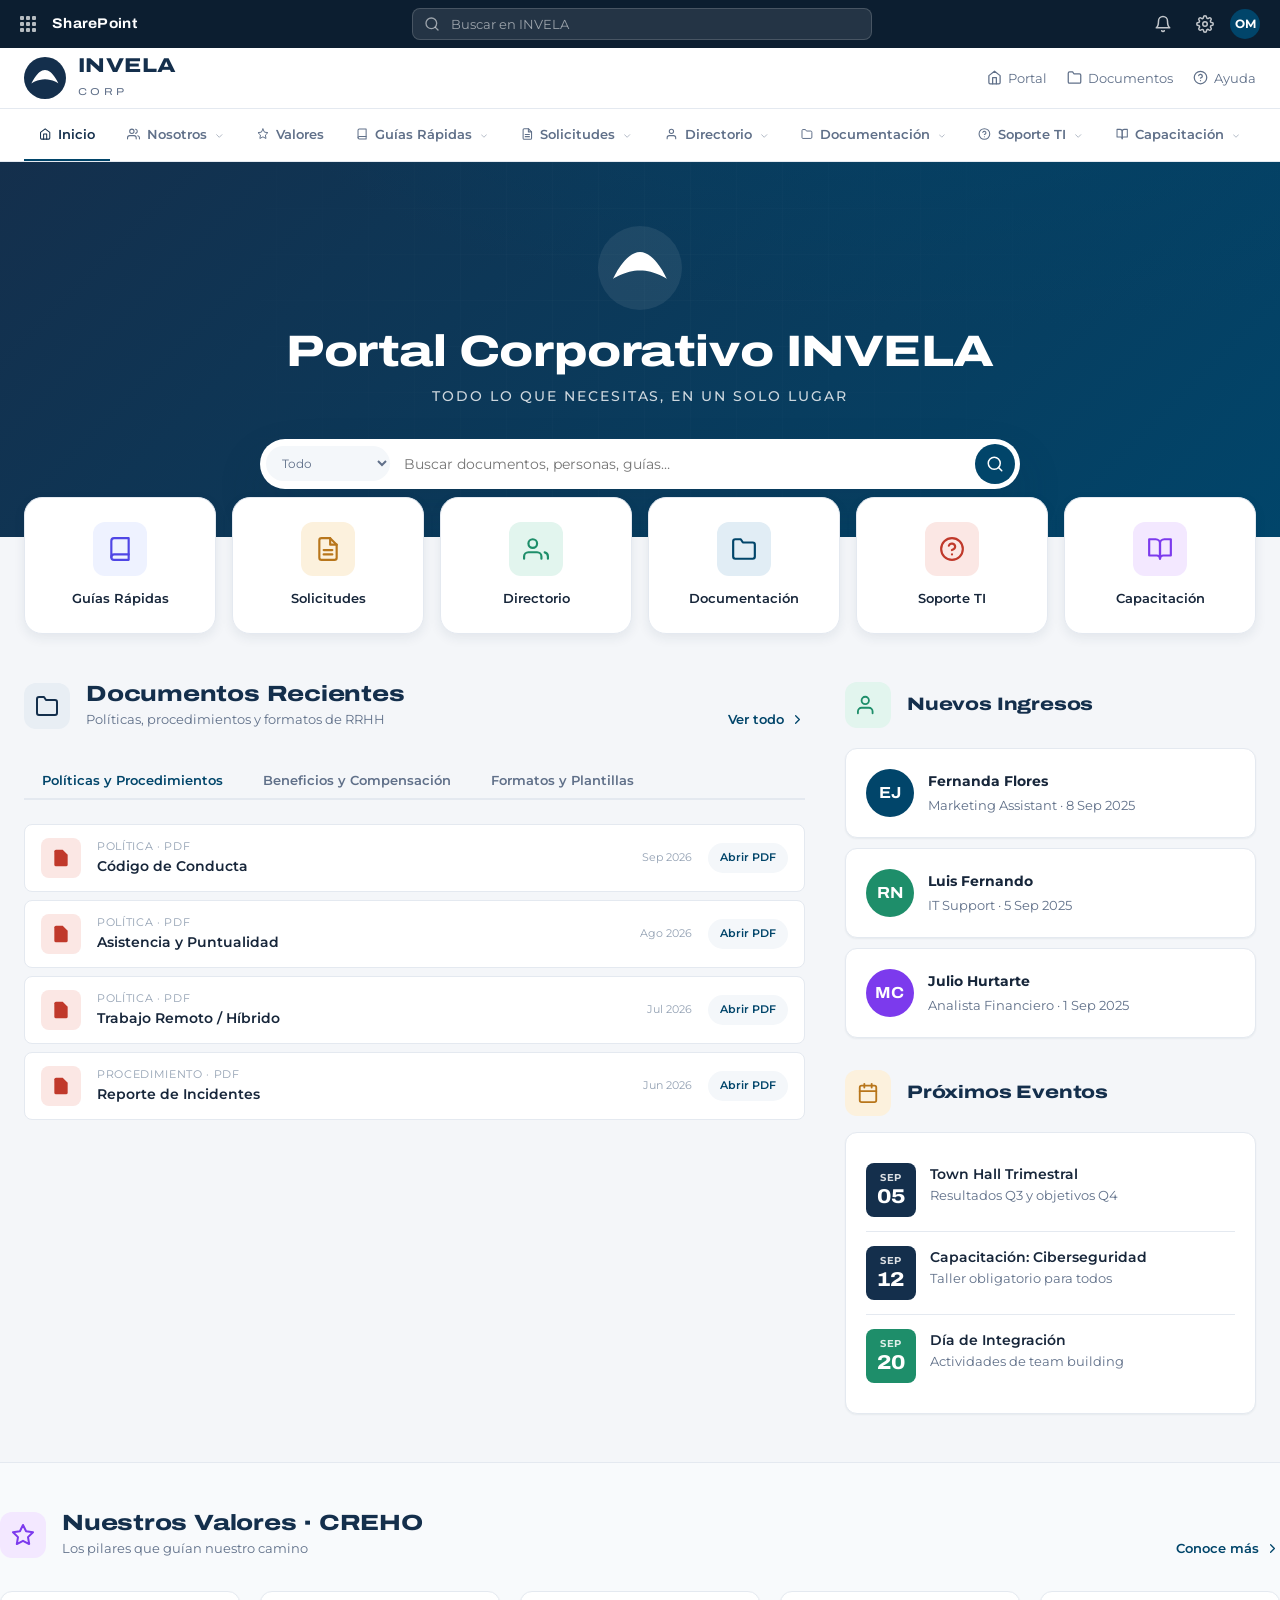
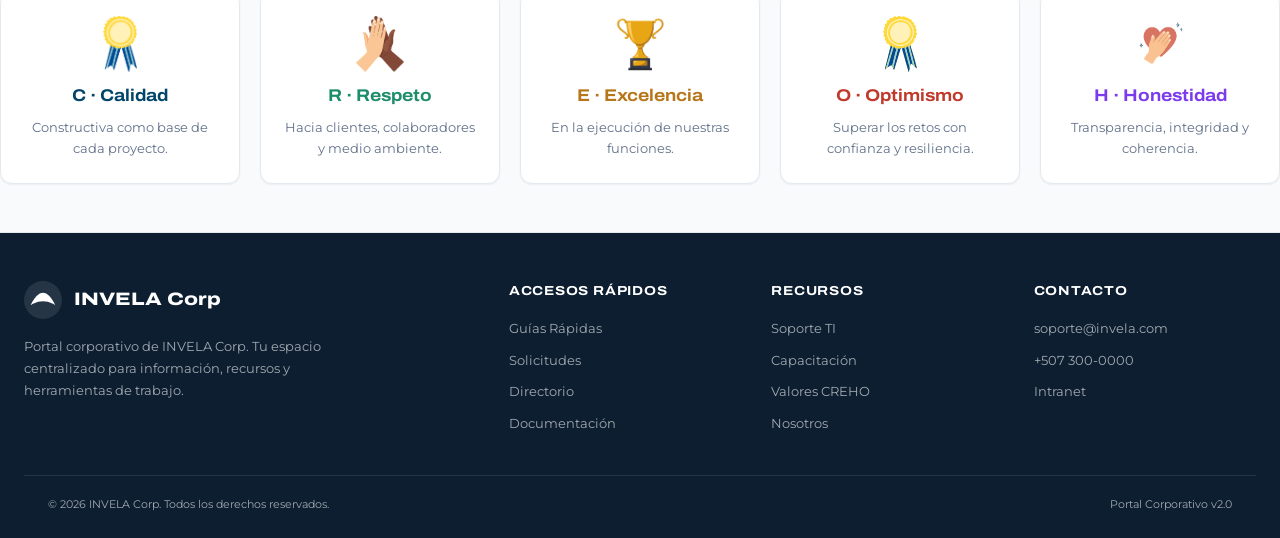
<file: index.html>
<!DOCTYPE html>
<html lang="es">
<head>
  <meta charset="UTF-8">
  <meta name="viewport" content="width=device-width, initial-scale=1.0">
  <title>INVELA Corp · Portal Corporativo</title>
  <link rel="stylesheet" href="assets/css/tokens.css">
  <link rel="stylesheet" href="assets/css/base.css">
  <link rel="stylesheet" href="assets/css/layout.css">
  <link rel="stylesheet" href="assets/css/components.css">
</head>
<body>

  <div id="app-topbar"></div>
  <div id="app-header"></div>
  <div id="app-nav"></div>

  <!-- ===== HERO ===== -->
  <header class="hero">
    <div class="hero__grid"></div>
    <div class="hero__in">
      <div class="hero__mark">
        <svg viewBox="0 0 100 100" fill="none" xmlns="http://www.w3.org/2000/svg">
          <circle cx="50" cy="50" r="50" fill="rgba(255,255,255,.08)"/>
          <path d="M18 63 C18 63 32 31 50 31 C68 31 82 63 82 63 C82 63 68 53 50 53 C32 53 18 63 18 63Z" fill="#fff"/>
        </svg>
      </div>
      <h1 class="hero__title">Portal Corporativo INVELA</h1>
      <p class="hero__sub">Todo lo que necesitas, en un solo lugar</p>
      <form class="hero__search" data-demo onsubmit="return false;">
        <select aria-label="Ámbito de búsqueda">
          <option>Todo</option><option>Documentos</option><option>Personas</option><option>Solicitudes</option>
        </select>
        <input type="text" placeholder="Buscar documentos, personas, guías…">
        <button type="submit" aria-label="Buscar">
          <svg width="18" height="18" viewBox="0 0 24 24" fill="none" stroke="currentColor" stroke-width="2" stroke-linecap="round"><circle cx="11" cy="11" r="8"/><path d="m21 21-4.3-4.3"/></svg>
        </button>
      </form>
    </div>
  </header>

  <!-- ===== ACCESOS RÁPIDOS ===== -->
  <section class="qa wrap">
    <div class="qa__grid">
      <a class="qa__item reveal d1" href="pages/guias-rapidas.html">
        <div class="qa__ico" style="background:#EEF2FF;color:#4F46E5;"><svg width="26" height="26" viewBox="0 0 24 24" fill="none" stroke="currentColor" stroke-width="2" stroke-linecap="round" stroke-linejoin="round"><path d="M4 19.5A2.5 2.5 0 0 1 6.5 17H20"/><path d="M6.5 2H20v20H6.5A2.5 2.5 0 0 1 4 19.5v-15A2.5 2.5 0 0 1 6.5 2z"/></svg></div>
        <div class="qa__label">Guías Rápidas</div>
      </a>
      <a class="qa__item reveal d2" href="pages/solicitudes.html">
        <div class="qa__ico" style="background:#FCF1DD;color:#B8761B;"><svg width="26" height="26" viewBox="0 0 24 24" fill="none" stroke="currentColor" stroke-width="2" stroke-linecap="round" stroke-linejoin="round"><path d="M14 2H6a2 2 0 0 0-2 2v16a2 2 0 0 0 2 2h12a2 2 0 0 0 2-2V8z"/><polyline points="14 2 14 8 20 8"/><line x1="16" y1="13" x2="8" y2="13"/><line x1="16" y1="17" x2="8" y2="17"/></svg></div>
        <div class="qa__label">Solicitudes</div>
      </a>
      <a class="qa__item reveal d3" href="pages/directorio.html">
        <div class="qa__ico" style="background:#E2F5EE;color:#1E8E6A;"><svg width="26" height="26" viewBox="0 0 24 24" fill="none" stroke="currentColor" stroke-width="2" stroke-linecap="round" stroke-linejoin="round"><path d="M17 21v-2a4 4 0 0 0-4-4H5a4 4 0 0 0-4 4v2"/><circle cx="9" cy="7" r="4"/><path d="M23 21v-2a4 4 0 0 0-3-3.87"/></svg></div>
        <div class="qa__label">Directorio</div>
      </a>
      <a class="qa__item reveal d4" href="pages/documentacion.html">
        <div class="qa__ico" style="background:#E1EDF5;color:#01456A;"><svg width="26" height="26" viewBox="0 0 24 24" fill="none" stroke="currentColor" stroke-width="2" stroke-linecap="round" stroke-linejoin="round"><path d="M22 19a2 2 0 0 1-2 2H4a2 2 0 0 1-2-2V5a2 2 0 0 1 2-2h5l2 3h9a2 2 0 0 1 2 2z"/></svg></div>
        <div class="qa__label">Documentación</div>
      </a>
      <a class="qa__item reveal d5" href="pages/soporte.html">
        <div class="qa__ico" style="background:#FBE7E4;color:#C0392B;"><svg width="26" height="26" viewBox="0 0 24 24" fill="none" stroke="currentColor" stroke-width="2" stroke-linecap="round" stroke-linejoin="round"><circle cx="12" cy="12" r="10"/><path d="M9.09 9a3 3 0 0 1 5.83 1c0 2-3 3-3 3"/><line x1="12" y1="17" x2="12.01" y2="17"/></svg></div>
        <div class="qa__label">Soporte TI</div>
      </a>
      <a class="qa__item reveal d6" href="pages/capacitacion.html">
        <div class="qa__ico" style="background:#F3E8FF;color:#7C3AED;"><svg width="26" height="26" viewBox="0 0 24 24" fill="none" stroke="currentColor" stroke-width="2" stroke-linecap="round" stroke-linejoin="round"><path d="M2 3h6a4 4 0 0 1 4 4v14a3 3 0 0 0-3-3H2z"/><path d="M22 3h-6a4 4 0 0 0-4 4v14a3 3 0 0 1 3-3h7z"/></svg></div>
        <div class="qa__label">Capacitación</div>
      </a>
    </div>
  </section>

  <!-- ===== DOCUMENTOS + PANEL DERECHO ===== -->
  <section class="section"><div class="wrap split" data-tabs-scope>
    <div>
      <div class="section__head">
        <div class="section__titles">
          <div class="section__badge"><svg width="24" height="24" viewBox="0 0 24 24" fill="none" stroke="currentColor" stroke-width="2" stroke-linecap="round" stroke-linejoin="round"><path d="M22 19a2 2 0 0 1-2 2H4a2 2 0 0 1-2-2V5a2 2 0 0 1 2-2h5l2 3h9a2 2 0 0 1 2 2z"/></svg></div>
          <div><h2 class="section__h">Documentos Recientes</h2><p class="section__d">Políticas, procedimientos y formatos de RRHH</p></div>
        </div>
        <a class="section__more" href="pages/documentacion.html">Ver todo <svg width="15" height="15" viewBox="0 0 24 24" fill="none" stroke="currentColor" stroke-width="2" stroke-linecap="round" stroke-linejoin="round"><polyline points="9 18 15 12 9 6"/></svg></a>
      </div>

      <div class="tabs">
        <button class="tab is-active" data-tab="pol">Políticas y Procedimientos</button>
        <button class="tab" data-tab="ben">Beneficios y Compensación</button>
        <button class="tab" data-tab="for">Formatos y Plantillas</button>
      </div>

      <div class="docs" data-panel="pol">
        <a class="doc" href="pages/documentacion.html"><div class="doc__ico doc__ico--pdf"><svg width="20" height="20" viewBox="0 0 24 24" fill="currentColor"><path d="M14 2H6a2 2 0 0 0-2 2v16a2 2 0 0 0 2 2h12a2 2 0 0 0 2-2V8l-6-6z"/></svg></div><div class="doc__body"><div class="doc__type">Política · PDF</div><div class="doc__name">Código de Conducta</div></div><div class="doc__meta"><span>Sep 2026</span><span class="doc__dl">Abrir PDF</span></div></a>
        <a class="doc" href="pages/documentacion.html"><div class="doc__ico doc__ico--pdf"><svg width="20" height="20" viewBox="0 0 24 24" fill="currentColor"><path d="M14 2H6a2 2 0 0 0-2 2v16a2 2 0 0 0 2 2h12a2 2 0 0 0 2-2V8l-6-6z"/></svg></div><div class="doc__body"><div class="doc__type">Política · PDF</div><div class="doc__name">Asistencia y Puntualidad</div></div><div class="doc__meta"><span>Ago 2026</span><span class="doc__dl">Abrir PDF</span></div></a>
        <a class="doc" href="pages/documentacion.html"><div class="doc__ico doc__ico--pdf"><svg width="20" height="20" viewBox="0 0 24 24" fill="currentColor"><path d="M14 2H6a2 2 0 0 0-2 2v16a2 2 0 0 0 2 2h12a2 2 0 0 0 2-2V8l-6-6z"/></svg></div><div class="doc__body"><div class="doc__type">Política · PDF</div><div class="doc__name">Trabajo Remoto / Híbrido</div></div><div class="doc__meta"><span>Jul 2026</span><span class="doc__dl">Abrir PDF</span></div></a>
        <a class="doc" href="pages/documentacion.html"><div class="doc__ico doc__ico--pdf"><svg width="20" height="20" viewBox="0 0 24 24" fill="currentColor"><path d="M14 2H6a2 2 0 0 0-2 2v16a2 2 0 0 0 2 2h12a2 2 0 0 0 2-2V8l-6-6z"/></svg></div><div class="doc__body"><div class="doc__type">Procedimiento · PDF</div><div class="doc__name">Reporte de Incidentes</div></div><div class="doc__meta"><span>Jun 2026</span><span class="doc__dl">Abrir PDF</span></div></a>
      </div>

      <div class="docs" data-panel="ben" hidden>
        <a class="doc" href="pages/documentacion.html"><div class="doc__ico doc__ico--excel"><svg width="20" height="20" viewBox="0 0 24 24" fill="currentColor"><path d="M14 2H6a2 2 0 0 0-2 2v16a2 2 0 0 0 2 2h12a2 2 0 0 0 2-2V8l-6-6z"/></svg></div><div class="doc__body"><div class="doc__type">Documento · Excel</div><div class="doc__name">Tabla de Beneficios 2026</div></div><div class="doc__meta"><span>Ene 2026</span><span class="doc__dl">Abrir</span></div></a>
        <a class="doc" href="pages/documentacion.html"><div class="doc__ico doc__ico--pdf"><svg width="20" height="20" viewBox="0 0 24 24" fill="currentColor"><path d="M14 2H6a2 2 0 0 0-2 2v16a2 2 0 0 0 2 2h12a2 2 0 0 0 2-2V8l-6-6z"/></svg></div><div class="doc__body"><div class="doc__type">Política · PDF</div><div class="doc__name">Plan de Compensación Variable</div></div><div class="doc__meta"><span>Mar 2026</span><span class="doc__dl">Abrir PDF</span></div></a>
      </div>

      <div class="docs" data-panel="for" hidden>
        <a class="doc" href="pages/documentacion.html"><div class="doc__ico doc__ico--word"><svg width="20" height="20" viewBox="0 0 24 24" fill="currentColor"><path d="M14 2H6a2 2 0 0 0-2 2v16a2 2 0 0 0 2 2h12a2 2 0 0 0 2-2V8l-6-6z"/></svg></div><div class="doc__body"><div class="doc__type">Formato · Word</div><div class="doc__name">Solicitud de Vacaciones</div></div><div class="doc__meta"><span>2026</span><span class="doc__dl">Abrir</span></div></a>
        <a class="doc" href="pages/documentacion.html"><div class="doc__ico doc__ico--excel"><svg width="20" height="20" viewBox="0 0 24 24" fill="currentColor"><path d="M14 2H6a2 2 0 0 0-2 2v16a2 2 0 0 0 2 2h12a2 2 0 0 0 2-2V8l-6-6z"/></svg></div><div class="doc__body"><div class="doc__type">Formato · Excel</div><div class="doc__name">Reporte de Gastos</div></div><div class="doc__meta"><span>2026</span><span class="doc__dl">Abrir</span></div></a>
      </div>
    </div>

    <!-- Panel derecho -->
    <aside>
      <div class="section__head" style="margin-bottom:var(--sp-5);">
        <div class="section__titles">
          <div class="section__badge" style="background:#E2F5EE;color:#1E8E6A;"><svg width="22" height="22" viewBox="0 0 24 24" fill="none" stroke="currentColor" stroke-width="2" stroke-linecap="round" stroke-linejoin="round"><path d="M17 21v-2a4 4 0 0 0-4-4H5a4 4 0 0 0-4 4v2"/><circle cx="9" cy="7" r="4"/></svg></div>
          <div><h2 class="section__h" style="font-size:18px;">Nuevos Ingresos</h2></div>
        </div>
      </div>
      <div style="display:flex;flex-direction:column;gap:10px;margin-bottom:var(--sp-8);">
        <div class="person person--row"><div class="person__av" style="background:#01456A;">EJ</div><div><div class="person__name">Fernanda Flores</div><div class="person__role">Marketing Assistant · 8 Sep 2025</div></div></div>
        <div class="person person--row"><div class="person__av" style="background:#1E8E6A;">RN</div><div><div class="person__name">Luis Fernando</div><div class="person__role">IT Support · 5 Sep 2025</div></div></div>
        <div class="person person--row"><div class="person__av" style="background:#7C3AED;">MC</div><div><div class="person__name">Julio Hurtarte</div><div class="person__role">Analista Financiero · 1 Sep 2025</div></div></div>
      </div>

      <div class="section__head" style="margin-bottom:var(--sp-4);">
        <div class="section__titles">
          <div class="section__badge" style="background:#FCF1DD;color:#B8761B;"><svg width="22" height="22" viewBox="0 0 24 24" fill="none" stroke="currentColor" stroke-width="2" stroke-linecap="round" stroke-linejoin="round"><rect x="3" y="4" width="18" height="18" rx="2"/><line x1="16" y1="2" x2="16" y2="6"/><line x1="8" y1="2" x2="8" y2="6"/><line x1="3" y1="10" x2="21" y2="10"/></svg></div>
          <div><h2 class="section__h" style="font-size:18px;">Próximos Eventos</h2></div>
        </div>
      </div>
      <div class="card" style="padding:var(--sp-4) var(--sp-5);">
        <div class="event"><div class="event__date"><div class="event__m">Sep</div><div class="event__d">05</div></div><div><div class="event__t">Town Hall Trimestral</div><div class="event__x">Resultados Q3 y objetivos Q4</div></div></div>
        <div class="event"><div class="event__date"><div class="event__m">Sep</div><div class="event__d">12</div></div><div><div class="event__t">Capacitación: Ciberseguridad</div><div class="event__x">Taller obligatorio para todos</div></div></div>
        <div class="event"><div class="event__date" style="background:#1E8E6A;"><div class="event__m">Sep</div><div class="event__d">20</div></div><div><div class="event__t">Día de Integración</div><div class="event__x">Actividades de team building</div></div></div>
      </div>
    </aside>
  </div></section>

  <!-- ===== VALORES CREHO (teaser) ===== -->
  <section class="section--alt"><div class="section wrap">
    <div class="section__head">
      <div class="section__titles">
        <div class="section__badge" style="background:#F3E8FF;color:#7C3AED;"><svg width="24" height="24" viewBox="0 0 24 24" fill="none" stroke="currentColor" stroke-width="2" stroke-linecap="round" stroke-linejoin="round"><polygon points="12 2 15.09 8.26 22 9.27 17 14.14 18.18 21.02 12 17.77 5.82 21.02 7 14.14 2 9.27 8.91 8.26 12 2"/></svg></div>
        <div><h2 class="section__h">Nuestros Valores · CREHO</h2><p class="section__d">Los pilares que guían nuestro camino</p></div>
      </div>
      <a class="section__more" href="pages/valores.html">Conoce más <svg width="15" height="15" viewBox="0 0 24 24" fill="none" stroke="currentColor" stroke-width="2" stroke-linecap="round" stroke-linejoin="round"><polyline points="9 18 15 12 9 6"/></svg></a>
    </div>
    <div class="grid grid--5">
      <a class="card reveal d1" href="pages/valores.html" style="text-align:center;"><img src="assets/img/valores/calidad.png" alt="Calidad" style="width:56px;height:56px;object-fit:contain;margin:0 auto 10px;"><div class="card__title" style="color:#01456A;">C · Calidad</div><div class="card__text">Constructiva como base de cada proyecto.</div></a>
      <a class="card reveal d2" href="pages/valores.html" style="text-align:center;"><img src="assets/img/valores/respeto.png" alt="Respeto" style="width:56px;height:56px;object-fit:contain;margin:0 auto 10px;"><div class="card__title" style="color:#1E8E6A;">R · Respeto</div><div class="card__text">Hacia clientes, colaboradores y medio ambiente.</div></a>
      <a class="card reveal d3" href="pages/valores.html" style="text-align:center;"><img src="assets/img/valores/excelencia.png" alt="Excelencia" style="width:56px;height:56px;object-fit:contain;margin:0 auto 10px;"><div class="card__title" style="color:#B8761B;">E · Excelencia</div><div class="card__text">En la ejecución de nuestras funciones.</div></a>
            <a class="card reveal d5" href="pages/valores.html" style="text-align:center;"><img src="assets/img/valores/optimismo.svg" alt="Optimismo" style="width:56px;height:56px;object-fit:contain;margin:0 auto 10px;"><div class="card__title" style="color:#C0392B;">O · Optimismo</div><div class="card__text">Superar los retos con confianza y resiliencia.</div></a>
      <a class="card reveal d4" href="pages/valores.html" style="text-align:center;"><img src="assets/img/valores/honestidad.png" alt="Honestidad" style="width:56px;height:56px;object-fit:contain;margin:0 auto 10px;"><div class="card__title" style="color:#7C3AED;">H · Honestidad</div><div class="card__text">Transparencia, integridad y coherencia.</div></a>
    </div>
  </div></section>

  <div id="app-footer"></div>

  <script>window.PAGE = { active: 'inicio', base: '' };</script>
  <script src="assets/js/site.config.js"></script>
  <script src="assets/js/components.js"></script>
  <script src="assets/js/main.js"></script>
</body>
</html>
</file>
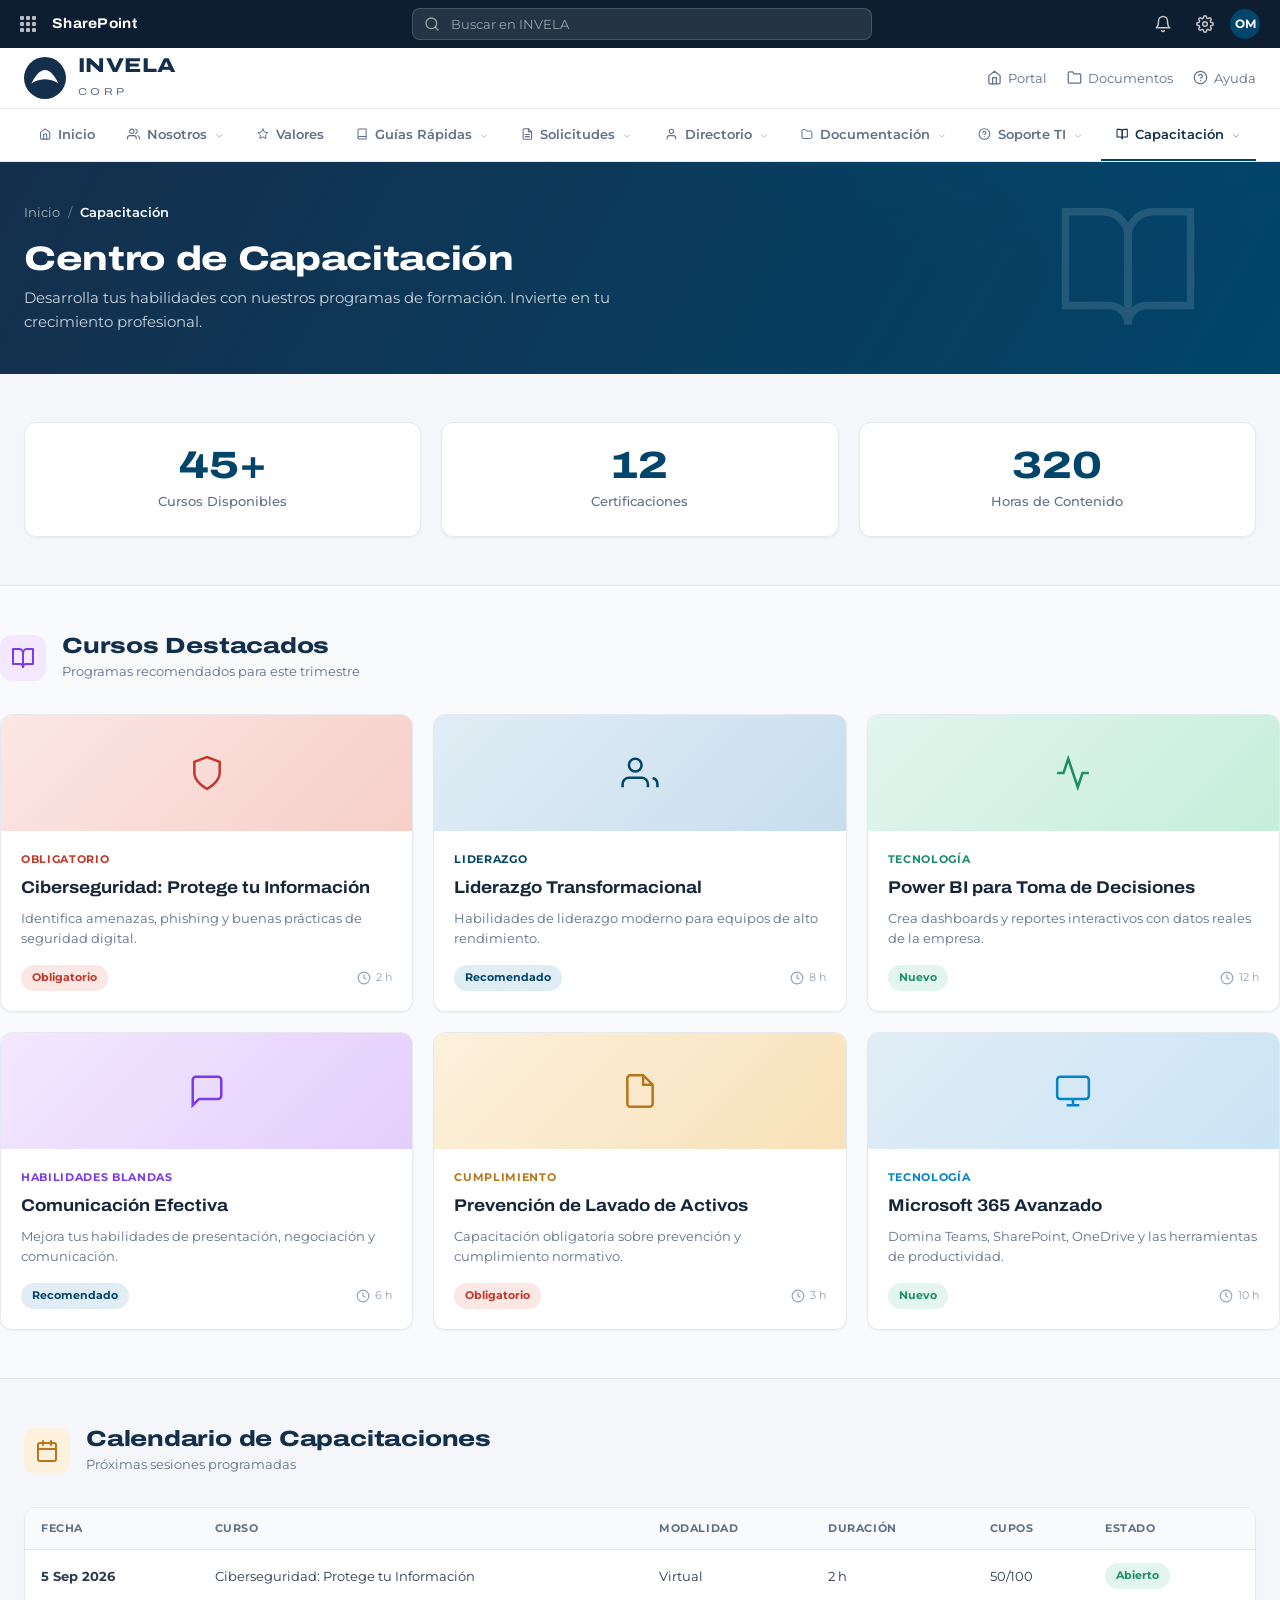
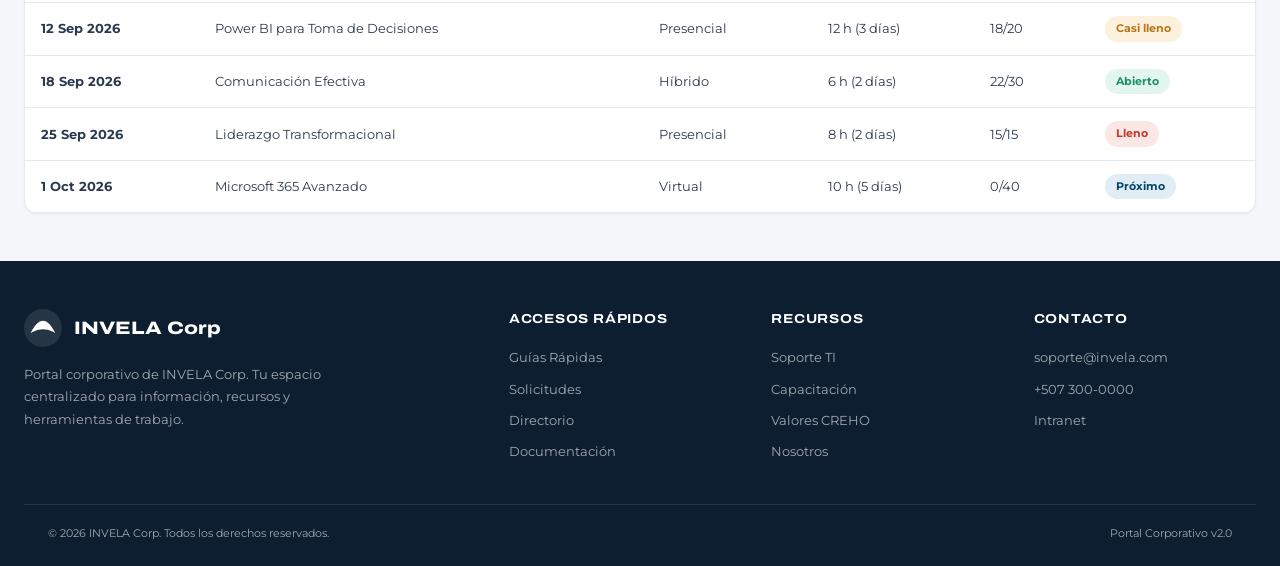
<file: pages/capacitacion.html>
<!DOCTYPE html>
<html lang="es">
<head>
  <meta charset="UTF-8">
  <meta name="viewport" content="width=device-width, initial-scale=1.0">
  <title>Capacitación · INVELA Corp</title>
  <link rel="stylesheet" href="../assets/css/tokens.css">
  <link rel="stylesheet" href="../assets/css/base.css">
  <link rel="stylesheet" href="../assets/css/layout.css">
  <link rel="stylesheet" href="../assets/css/components.css">
</head>
<body>
  <div id="app-topbar"></div>
  <div id="app-header"></div>
  <div id="app-nav"></div>

  <section class="phero">
    <div class="phero__icon"><svg viewBox="0 0 24 24" fill="none" stroke="currentColor" stroke-width="1.2"><path d="M2 3h6a4 4 0 0 1 4 4v14a3 3 0 0 0-3-3H2z"/><path d="M22 3h-6a4 4 0 0 0-4 4v14a3 3 0 0 1 3-3h7z"/></svg></div>
    <div class="phero__in">
      <div class="crumbs"><a href="../index.html">Inicio</a><span>/</span><span class="cur">Capacitación</span></div>
      <h1 class="phero__title">Centro de Capacitación</h1>
      <p class="phero__desc">Desarrolla tus habilidades con nuestros programas de formación. Invierte en tu crecimiento profesional.</p>
    </div>
  </section>

  <!-- Métricas de formación -->
  <section class="section"><div class="wrap">
    <div class="stats">
      <div class="stat reveal d1"><div class="stat__n">45+</div><div class="stat__l">Cursos Disponibles</div></div>
      <div class="stat reveal d2"><div class="stat__n">12</div><div class="stat__l">Certificaciones</div></div>
      <div class="stat reveal d3"><div class="stat__n">320</div><div class="stat__l">Horas de Contenido</div></div>
    </div>
  </div></section>

  <!-- Cursos -->
  <section class="section--alt" id="cursos"><div class="section wrap">
    <div class="section__head">
      <div class="section__titles">
        <div class="section__badge" style="background:#F3E8FF;color:#7C3AED;"><svg width="24" height="24" viewBox="0 0 24 24" fill="none" stroke="currentColor" stroke-width="2" stroke-linecap="round" stroke-linejoin="round"><path d="M2 3h6a4 4 0 0 1 4 4v14a3 3 0 0 0-3-3H2z"/><path d="M22 3h-6a4 4 0 0 0-4 4v14a3 3 0 0 1 3-3h7z"/></svg></div>
        <div><h2 class="section__h">Cursos Destacados</h2><p class="section__d">Programas recomendados para este trimestre</p></div>
      </div>
    </div>
    <div class="grid grid--3">
      <div class="course reveal d1"><div class="course__banner" style="background:linear-gradient(135deg,#FBE7E4,#F7CFC9);"><svg width="38" height="38" viewBox="0 0 24 24" fill="none" stroke="#C0392B" stroke-width="1.6"><path d="M12 22s8-4 8-10V5l-8-3-8 3v7c0 6 8 10 8 10z"/></svg></div><div class="course__body"><div class="course__cat" style="color:#C0392B;">Obligatorio</div><div class="course__t">Ciberseguridad: Protege tu Información</div><div class="course__x">Identifica amenazas, phishing y buenas prácticas de seguridad digital.</div><div class="course__foot"><span class="badge badge--danger">Obligatorio</span><span class="course__dur"><svg width="14" height="14" viewBox="0 0 24 24" fill="none" stroke="currentColor" stroke-width="2"><circle cx="12" cy="12" r="10"/><polyline points="12 6 12 12 16 14"/></svg> 2 h</span></div></div></div>
      <div class="course reveal d2"><div class="course__banner" style="background:linear-gradient(135deg,#E1EDF5,#C7DEEE);"><svg width="38" height="38" viewBox="0 0 24 24" fill="none" stroke="#01456A" stroke-width="1.6"><path d="M17 21v-2a4 4 0 0 0-4-4H5a4 4 0 0 0-4 4v2"/><circle cx="9" cy="7" r="4"/><path d="M23 21v-2a4 4 0 0 0-3-3.87"/></svg></div><div class="course__body"><div class="course__cat" style="color:#01456A;">Liderazgo</div><div class="course__t">Liderazgo Transformacional</div><div class="course__x">Habilidades de liderazgo moderno para equipos de alto rendimiento.</div><div class="course__foot"><span class="badge badge--info">Recomendado</span><span class="course__dur"><svg width="14" height="14" viewBox="0 0 24 24" fill="none" stroke="currentColor" stroke-width="2"><circle cx="12" cy="12" r="10"/><polyline points="12 6 12 12 16 14"/></svg> 8 h</span></div></div></div>
      <div class="course reveal d3"><div class="course__banner" style="background:linear-gradient(135deg,#E2F5EE,#C6EEDB);"><svg width="38" height="38" viewBox="0 0 24 24" fill="none" stroke="#1E8E6A" stroke-width="1.6"><polyline points="22 12 18 12 15 21 9 3 6 12 2 12"/></svg></div><div class="course__body"><div class="course__cat" style="color:#1E8E6A;">Tecnología</div><div class="course__t">Power BI para Toma de Decisiones</div><div class="course__x">Crea dashboards y reportes interactivos con datos reales de la empresa.</div><div class="course__foot"><span class="badge badge--ok">Nuevo</span><span class="course__dur"><svg width="14" height="14" viewBox="0 0 24 24" fill="none" stroke="currentColor" stroke-width="2"><circle cx="12" cy="12" r="10"/><polyline points="12 6 12 12 16 14"/></svg> 12 h</span></div></div></div>
      <div class="course reveal d1"><div class="course__banner" style="background:linear-gradient(135deg,#F3E8FF,#E4CEFB);"><svg width="38" height="38" viewBox="0 0 24 24" fill="none" stroke="#7C3AED" stroke-width="1.6"><path d="M21 15a2 2 0 0 1-2 2H7l-4 4V5a2 2 0 0 1 2-2h14a2 2 0 0 1 2 2z"/></svg></div><div class="course__body"><div class="course__cat" style="color:#7C3AED;">Habilidades Blandas</div><div class="course__t">Comunicación Efectiva</div><div class="course__x">Mejora tus habilidades de presentación, negociación y comunicación.</div><div class="course__foot"><span class="badge badge--info">Recomendado</span><span class="course__dur"><svg width="14" height="14" viewBox="0 0 24 24" fill="none" stroke="currentColor" stroke-width="2"><circle cx="12" cy="12" r="10"/><polyline points="12 6 12 12 16 14"/></svg> 6 h</span></div></div></div>
      <div class="course reveal d2"><div class="course__banner" style="background:linear-gradient(135deg,#FCF1DD,#F7E1B8);"><svg width="38" height="38" viewBox="0 0 24 24" fill="none" stroke="#B8761B" stroke-width="1.6"><path d="M14 2H6a2 2 0 0 0-2 2v16a2 2 0 0 0 2 2h12a2 2 0 0 0 2-2V8z"/><polyline points="14 2 14 8 20 8"/></svg></div><div class="course__body"><div class="course__cat" style="color:#B8761B;">Cumplimiento</div><div class="course__t">Prevención de Lavado de Activos</div><div class="course__x">Capacitación obligatoria sobre prevención y cumplimiento normativo.</div><div class="course__foot"><span class="badge badge--danger">Obligatorio</span><span class="course__dur"><svg width="14" height="14" viewBox="0 0 24 24" fill="none" stroke="currentColor" stroke-width="2"><circle cx="12" cy="12" r="10"/><polyline points="12 6 12 12 16 14"/></svg> 3 h</span></div></div></div>
      <div class="course reveal d3"><div class="course__banner" style="background:linear-gradient(135deg,#E1EDF5,#CBE4F5);"><svg width="38" height="38" viewBox="0 0 24 24" fill="none" stroke="#0284C7" stroke-width="1.6"><rect x="2" y="3" width="20" height="14" rx="2"/><line x1="8" y1="21" x2="16" y2="21"/><line x1="12" y1="17" x2="12" y2="21"/></svg></div><div class="course__body"><div class="course__cat" style="color:#0284C7;">Tecnología</div><div class="course__t">Microsoft 365 Avanzado</div><div class="course__x">Domina Teams, SharePoint, OneDrive y las herramientas de productividad.</div><div class="course__foot"><span class="badge badge--ok">Nuevo</span><span class="course__dur"><svg width="14" height="14" viewBox="0 0 24 24" fill="none" stroke="currentColor" stroke-width="2"><circle cx="12" cy="12" r="10"/><polyline points="12 6 12 12 16 14"/></svg> 10 h</span></div></div></div>
    </div>
  </div></section>

  <!-- Calendario -->
  <section class="section" id="calendario"><div class="wrap">
    <div class="section__head">
      <div class="section__titles">
        <div class="section__badge" style="background:#FCF1DD;color:#B8761B;"><svg width="24" height="24" viewBox="0 0 24 24" fill="none" stroke="currentColor" stroke-width="2" stroke-linecap="round" stroke-linejoin="round"><rect x="3" y="4" width="18" height="18" rx="2"/><line x1="16" y1="2" x2="16" y2="6"/><line x1="8" y1="2" x2="8" y2="6"/><line x1="3" y1="10" x2="21" y2="10"/></svg></div>
        <div><h2 class="section__h">Calendario de Capacitaciones</h2><p class="section__d">Próximas sesiones programadas</p></div>
      </div>
    </div>
    <div class="table-wrap"><table class="table">
      <thead><tr><th>Fecha</th><th>Curso</th><th>Modalidad</th><th>Duración</th><th>Cupos</th><th>Estado</th></tr></thead>
      <tbody>
        <tr><td><strong>5 Sep 2026</strong></td><td>Ciberseguridad: Protege tu Información</td><td>Virtual</td><td>2 h</td><td>50/100</td><td><span class="badge badge--ok">Abierto</span></td></tr>
        <tr><td><strong>12 Sep 2026</strong></td><td>Power BI para Toma de Decisiones</td><td>Presencial</td><td>12 h (3 días)</td><td>18/20</td><td><span class="badge badge--warn">Casi lleno</span></td></tr>
        <tr><td><strong>18 Sep 2026</strong></td><td>Comunicación Efectiva</td><td>Híbrido</td><td>6 h (2 días)</td><td>22/30</td><td><span class="badge badge--ok">Abierto</span></td></tr>
        <tr><td><strong>25 Sep 2026</strong></td><td>Liderazgo Transformacional</td><td>Presencial</td><td>8 h (2 días)</td><td>15/15</td><td><span class="badge badge--danger">Lleno</span></td></tr>
        <tr><td><strong>1 Oct 2026</strong></td><td>Microsoft 365 Avanzado</td><td>Virtual</td><td>10 h (5 días)</td><td>0/40</td><td><span class="badge badge--info">Próximo</span></td></tr>
      </tbody>
    </table></div>
  </div></section>

  <div id="app-footer"></div>
  <script>window.PAGE = { active: 'capacitacion', base: '../' };</script>
  <script src="../assets/js/site.config.js"></script>
  <script src="../assets/js/components.js"></script>
  <script src="../assets/js/main.js"></script>
</body>
</html>
</file>
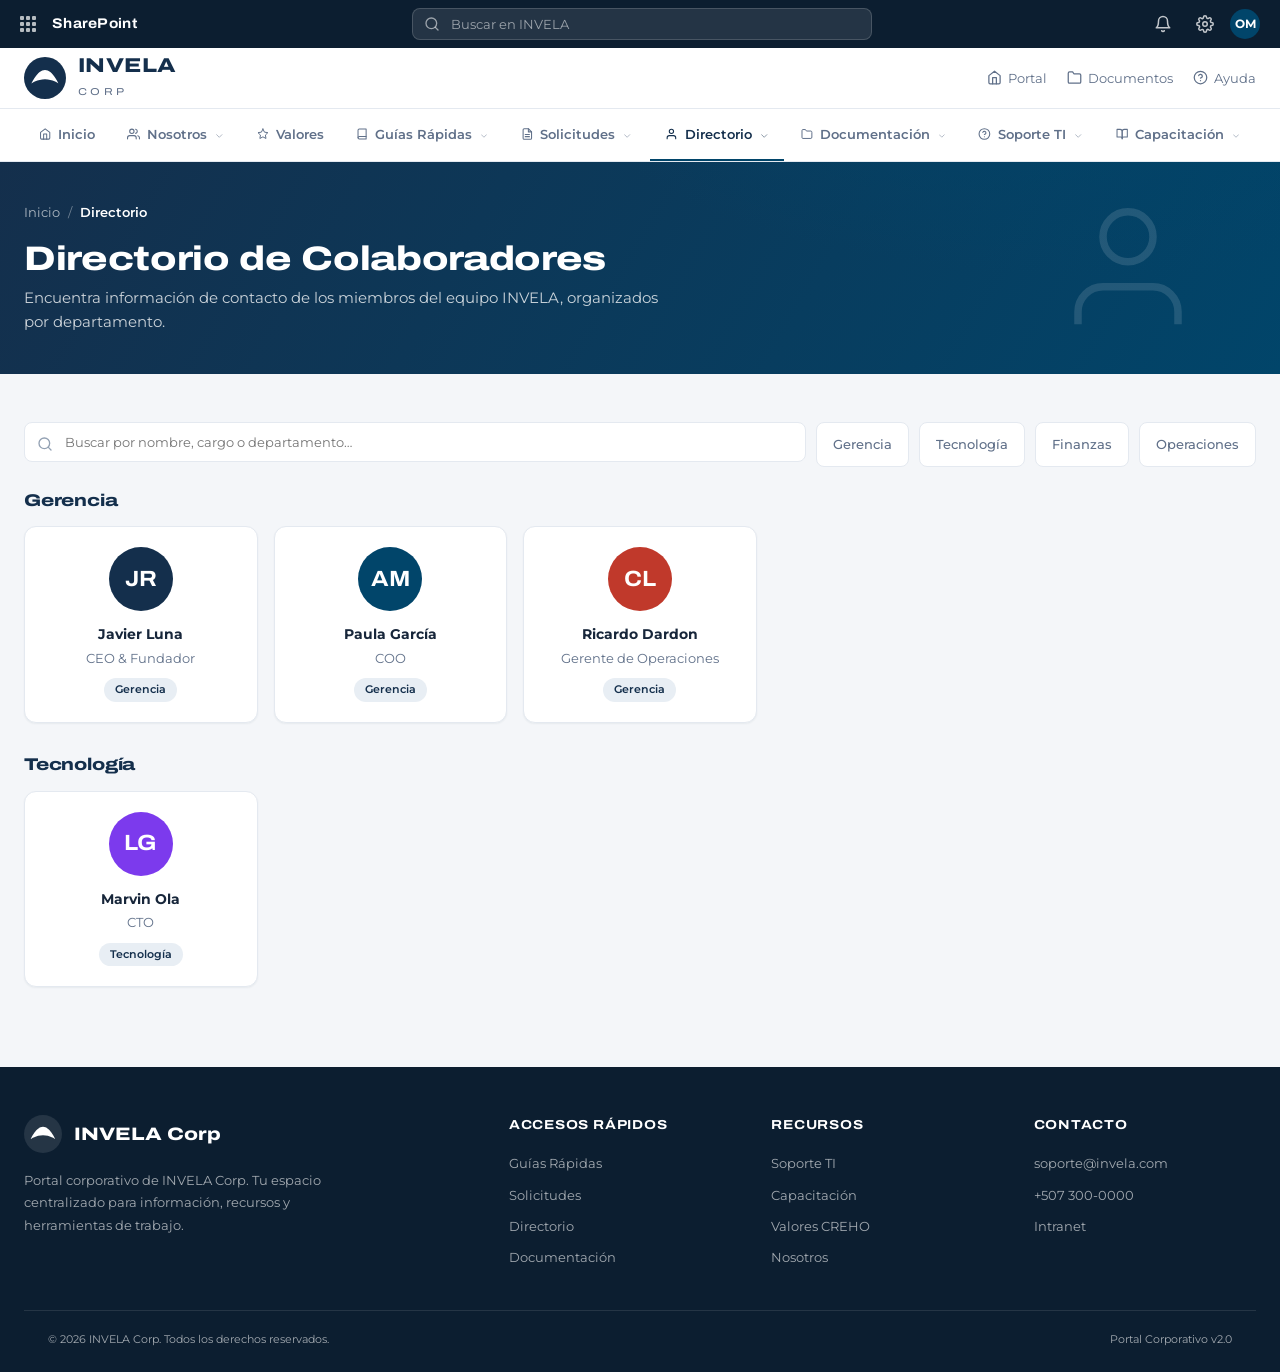
<file: pages/directorio.html>
<!DOCTYPE html>
<html lang="es">
<head>
  <meta charset="UTF-8">
  <meta name="viewport" content="width=device-width, initial-scale=1.0">
  <title>Directorio · INVELA Corp</title>
  <link rel="stylesheet" href="../assets/css/tokens.css">
  <link rel="stylesheet" href="../assets/css/base.css">
  <link rel="stylesheet" href="../assets/css/layout.css">
  <link rel="stylesheet" href="../assets/css/components.css">
</head>
<body>
  <div id="app-topbar"></div>
  <div id="app-header"></div>
  <div id="app-nav"></div>

  <section class="phero">
    <div class="phero__icon"><svg viewBox="0 0 24 24" fill="none" stroke="currentColor" stroke-width="1.2"><path d="M20 21v-2a4 4 0 0 0-4-4H8a4 4 0 0 0-4 4v2"/><circle cx="12" cy="7" r="4"/></svg></div>
    <div class="phero__in">
      <div class="crumbs"><a href="../index.html">Inicio</a><span>/</span><span class="cur">Directorio</span></div>
      <h1 class="phero__title">Directorio de Colaboradores</h1>
      <p class="phero__desc">Encuentra información de contacto de los miembros del equipo INVELA, organizados por departamento.</p>
    </div>
  </section>

  <section class="section"><div class="wrap" id="dir-scope">
    <div class="searchbar">
      <div class="searchbar__field">
        <svg width="16" height="16" viewBox="0 0 24 24" fill="none" stroke="currentColor" stroke-width="2" stroke-linecap="round"><circle cx="11" cy="11" r="8"/><path d="m21 21-4.3-4.3"/></svg>
        <input type="text" placeholder="Buscar por nombre, cargo o departamento…" data-filter-input="#dir-scope">
      </div>
      <a class="searchbar__btn" href="#gerencia">Gerencia</a>
      <a class="searchbar__btn" href="#tecnologia">Tecnología</a>
      <a class="searchbar__btn" href="#finanzas">Finanzas</a>
      <a class="searchbar__btn" href="#operaciones">Operaciones</a>
    </div>

    <div id="gerencia" style="margin-bottom:var(--sp-8);">
      <h2 class="section__h" style="font-size:17px;margin-bottom:var(--sp-4);">Gerencia</h2>
      <div class="people">
        <div class="person" data-search="Javier Luna ceo fundador gerencia"><div class="person__av" style="background:#142F4C;">JR</div><div class="person__name">Javier Luna</div><div class="person__role">CEO &amp; Fundador</div><span class="person__tag">Gerencia</span></div>
        <div class="person" data-search=" Paula García coo gerencia"><div class="person__av" style="background:#01456A;">AM</div><div class="person__name"> Paula García</div><div class="person__role">COO</div><span class="person__tag">Gerencia</span></div>
        <div class="person" data-search="carmen lopez gerente operaciones"><div class="person__av" style="background:#C0392B;">CL</div><div class="person__name">Ricardo Dardon</div><div class="person__role">Gerente de Operaciones</div><span class="person__tag">Gerencia</span></div>
      </div>
    </div>

    <div id="tecnologia" style="margin-bottom:var(--sp-8);">
      <h2 class="section__h" style="font-size:17px;margin-bottom:var(--sp-4);">Tecnología</h2>
      <div class="people">
        <div class="person" data-search="laura gonzalez cto tecnologia"><div class="person__av" style="background:#7C3AED;">LG</div><div class="person__name">Marvin Ola</div><div class="person__role">CTO</div><span class="person__tag">Tecnología</span></div>
      </div>
    </div>
  </div></section>

  <div id="app-footer"></div>
  <script>window.PAGE = { active: 'directorio', base: '../' };</script>
  <script src="../assets/js/site.config.js"></script>
  <script src="../assets/js/components.js"></script>
  <script src="../assets/js/main.js"></script>
</body>
</html>
</file>
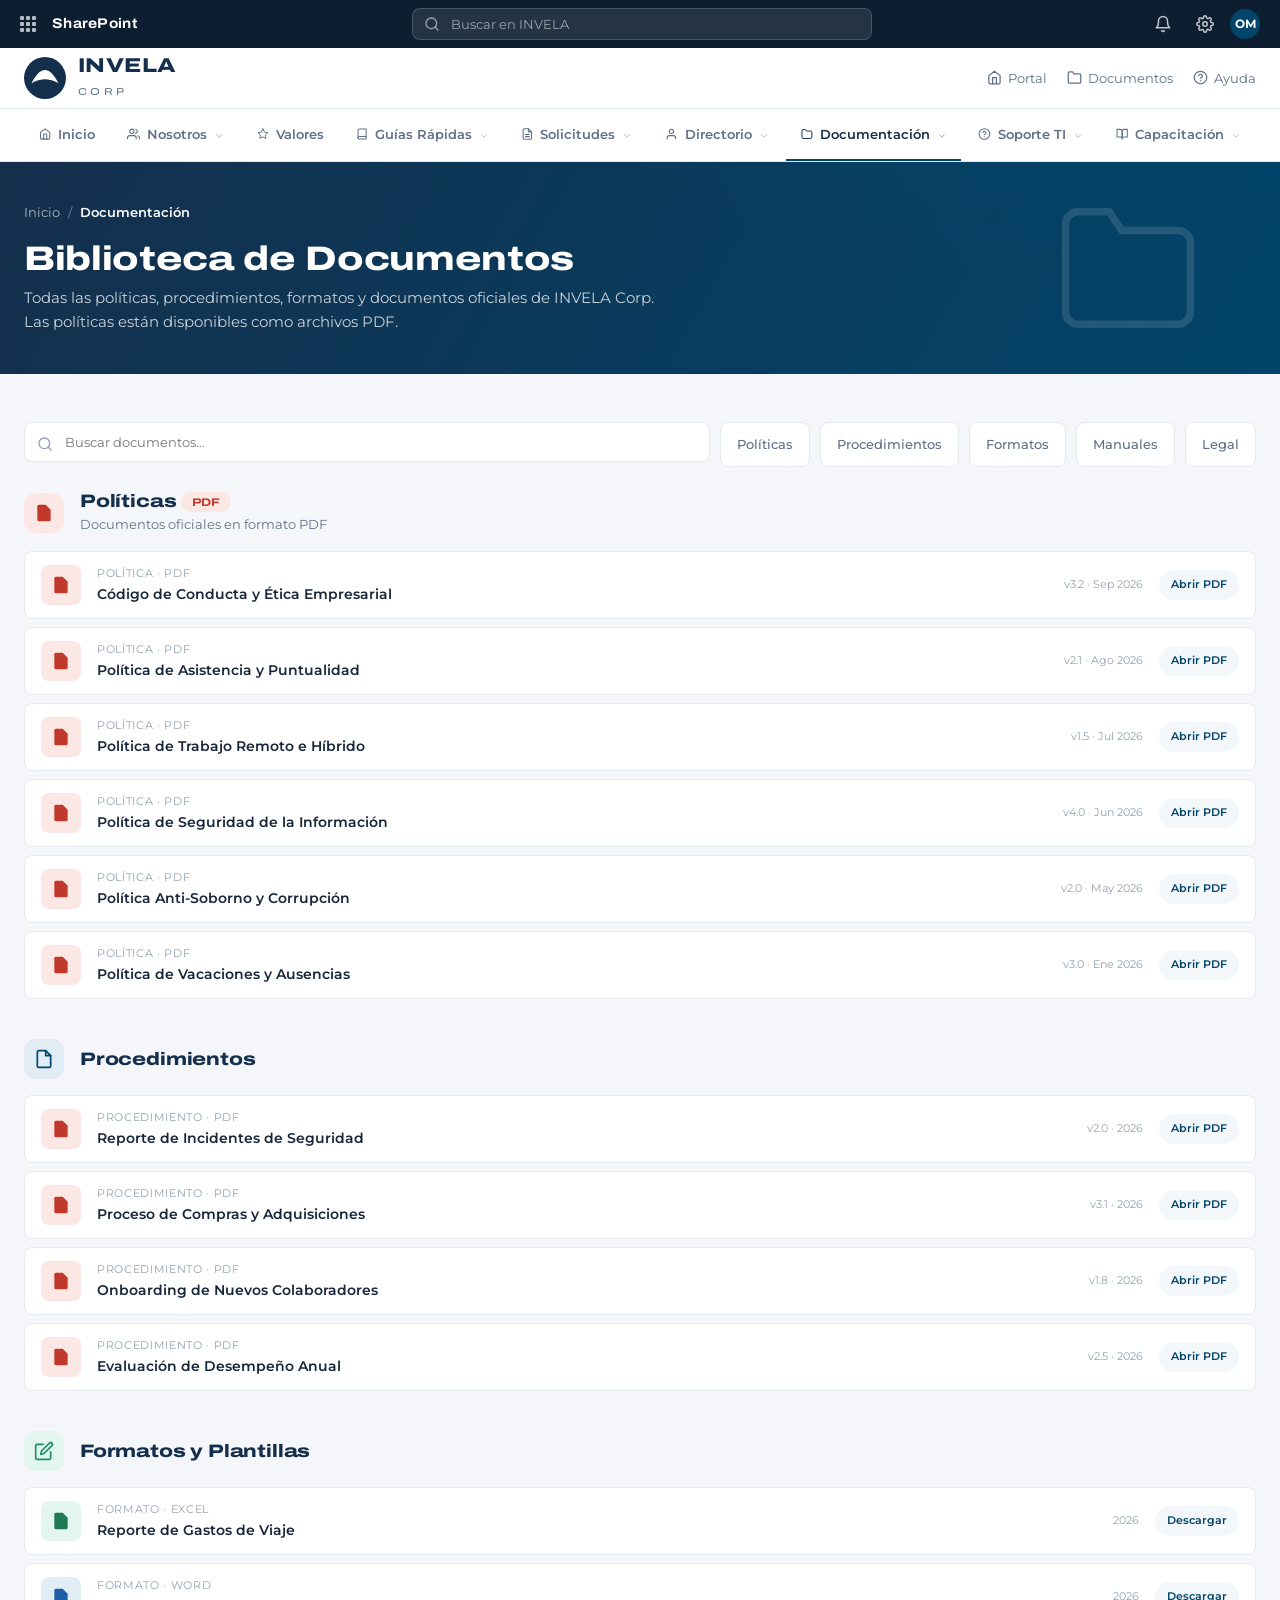
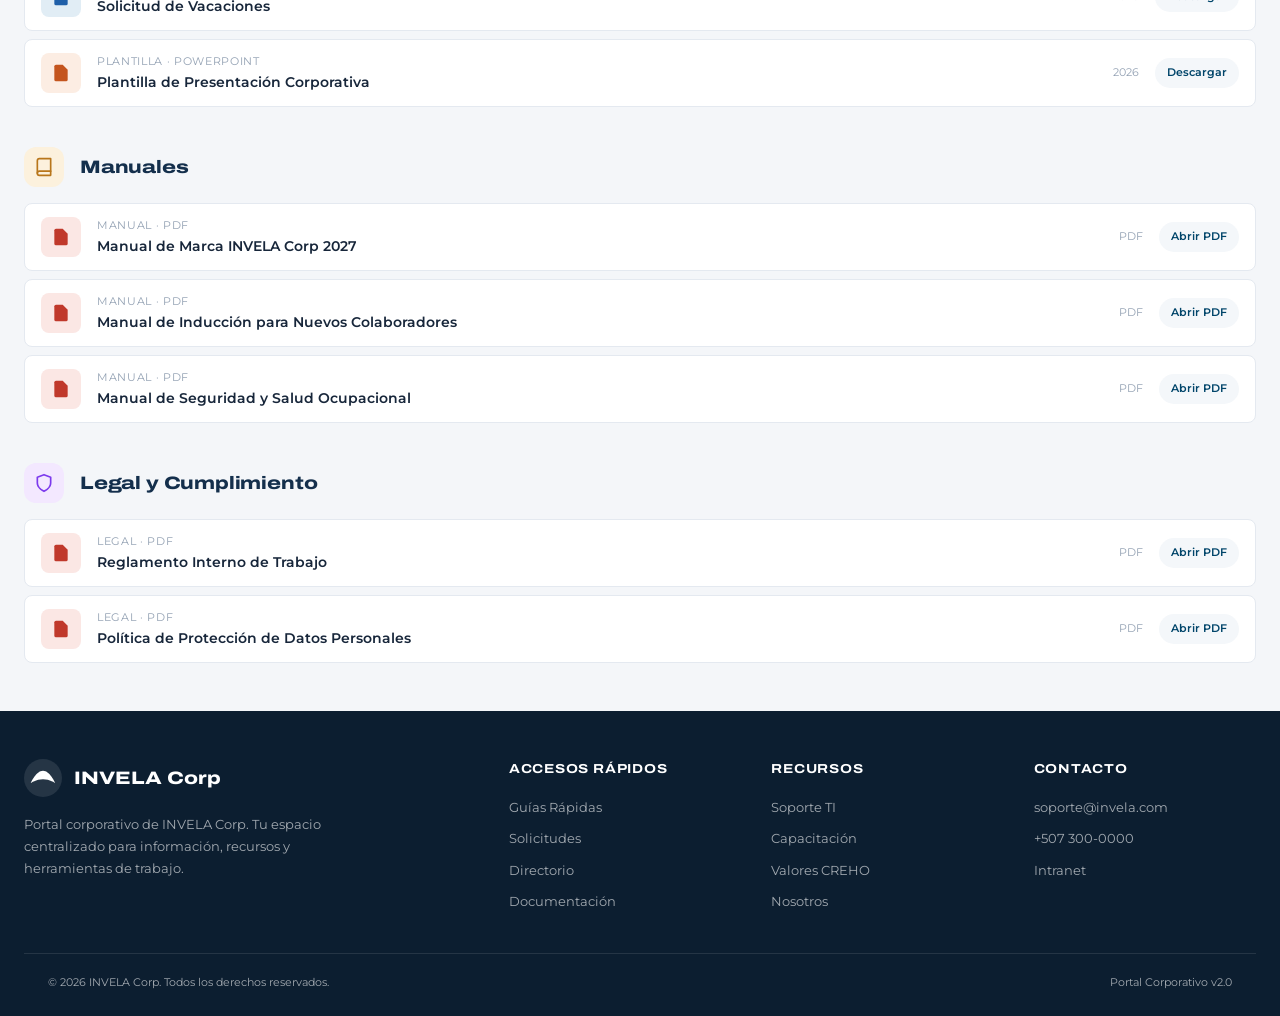
<file: pages/documentacion.html>
<!DOCTYPE html>
<html lang="es">
<head>
  <meta charset="UTF-8">
  <meta name="viewport" content="width=device-width, initial-scale=1.0">
  <title>Documentación · INVELA Corp</title>
  <link rel="stylesheet" href="../assets/css/tokens.css">
  <link rel="stylesheet" href="../assets/css/base.css">
  <link rel="stylesheet" href="../assets/css/layout.css">
  <link rel="stylesheet" href="../assets/css/components.css">
</head>
<body>
  <div id="app-topbar"></div>
  <div id="app-header"></div>
  <div id="app-nav"></div>

  <section class="phero">
    <div class="phero__icon"><svg viewBox="0 0 24 24" fill="none" stroke="currentColor" stroke-width="1.2"><path d="M22 19a2 2 0 0 1-2 2H4a2 2 0 0 1-2-2V5a2 2 0 0 1 2-2h5l2 3h9a2 2 0 0 1 2 2z"/></svg></div>
    <div class="phero__in">
      <div class="crumbs"><a href="../index.html">Inicio</a><span>/</span><span class="cur">Documentación</span></div>
      <h1 class="phero__title">Biblioteca de Documentos</h1>
      <p class="phero__desc">Todas las políticas, procedimientos, formatos y documentos oficiales de INVELA Corp. Las políticas están disponibles como archivos PDF.</p>
    </div>
  </section>

  <section class="section"><div class="wrap" id="doc-scope">
    <div class="searchbar">
      <div class="searchbar__field">
        <svg width="16" height="16" viewBox="0 0 24 24" fill="none" stroke="currentColor" stroke-width="2" stroke-linecap="round"><circle cx="11" cy="11" r="8"/><path d="m21 21-4.3-4.3"/></svg>
        <input type="text" placeholder="Buscar documentos…" data-filter-input="#doc-scope">
      </div>
      <a class="searchbar__btn" href="#politicas">Políticas</a>
      <a class="searchbar__btn" href="#procedimientos">Procedimientos</a>
      <a class="searchbar__btn" href="#formatos">Formatos</a>
      <a class="searchbar__btn" href="#manuales">Manuales</a>
      <a class="searchbar__btn" href="#legal">Legal</a>
    </div>

    <!-- POLÍTICAS (PDF) -->
    <div id="politicas" style="margin-bottom:var(--sp-10);">
      <div class="section__titles" style="margin-bottom:var(--sp-4);">
        <div class="section__badge" style="width:40px;height:40px;background:#FBE7E4;color:#C0392B;"><svg width="20" height="20" viewBox="0 0 24 24" fill="currentColor"><path d="M14 2H6a2 2 0 0 0-2 2v16a2 2 0 0 0 2 2h12a2 2 0 0 0 2-2V8l-6-6z"/></svg></div>
        <div><h2 class="section__h" style="font-size:18px;">Políticas <span class="badge badge--danger" style="vertical-align:middle;">PDF</span></h2><p class="section__d">Documentos oficiales en formato PDF</p></div>
      </div>
      <div class="docs">
        <a class="doc" href="#" data-search="codigo conducta etica"><div class="doc__ico doc__ico--pdf"><svg width="20" height="20" viewBox="0 0 24 24" fill="currentColor"><path d="M14 2H6a2 2 0 0 0-2 2v16a2 2 0 0 0 2 2h12a2 2 0 0 0 2-2V8l-6-6z"/></svg></div><div class="doc__body"><div class="doc__type">Política · PDF</div><div class="doc__name">Código de Conducta y Ética Empresarial</div></div><div class="doc__meta"><span>v3.2 · Sep 2026</span><span class="doc__dl">Abrir PDF</span></div></a>
        <a class="doc" href="#" data-search="asistencia puntualidad"><div class="doc__ico doc__ico--pdf"><svg width="20" height="20" viewBox="0 0 24 24" fill="currentColor"><path d="M14 2H6a2 2 0 0 0-2 2v16a2 2 0 0 0 2 2h12a2 2 0 0 0 2-2V8l-6-6z"/></svg></div><div class="doc__body"><div class="doc__type">Política · PDF</div><div class="doc__name">Política de Asistencia y Puntualidad</div></div><div class="doc__meta"><span>v2.1 · Ago 2026</span><span class="doc__dl">Abrir PDF</span></div></a>
        <a class="doc" href="#" data-search="trabajo remoto hibrido"><div class="doc__ico doc__ico--pdf"><svg width="20" height="20" viewBox="0 0 24 24" fill="currentColor"><path d="M14 2H6a2 2 0 0 0-2 2v16a2 2 0 0 0 2 2h12a2 2 0 0 0 2-2V8l-6-6z"/></svg></div><div class="doc__body"><div class="doc__type">Política · PDF</div><div class="doc__name">Política de Trabajo Remoto e Híbrido</div></div><div class="doc__meta"><span>v1.5 · Jul 2026</span><span class="doc__dl">Abrir PDF</span></div></a>
        <a class="doc" href="#" data-search="seguridad informacion"><div class="doc__ico doc__ico--pdf"><svg width="20" height="20" viewBox="0 0 24 24" fill="currentColor"><path d="M14 2H6a2 2 0 0 0-2 2v16a2 2 0 0 0 2 2h12a2 2 0 0 0 2-2V8l-6-6z"/></svg></div><div class="doc__body"><div class="doc__type">Política · PDF</div><div class="doc__name">Política de Seguridad de la Información</div></div><div class="doc__meta"><span>v4.0 · Jun 2026</span><span class="doc__dl">Abrir PDF</span></div></a>
        <a class="doc" href="#" data-search="anti soborno corrupcion"><div class="doc__ico doc__ico--pdf"><svg width="20" height="20" viewBox="0 0 24 24" fill="currentColor"><path d="M14 2H6a2 2 0 0 0-2 2v16a2 2 0 0 0 2 2h12a2 2 0 0 0 2-2V8l-6-6z"/></svg></div><div class="doc__body"><div class="doc__type">Política · PDF</div><div class="doc__name">Política Anti-Soborno y Corrupción</div></div><div class="doc__meta"><span>v2.0 · May 2026</span><span class="doc__dl">Abrir PDF</span></div></a>
        <a class="doc" href="#" data-search="vacaciones ausencias"><div class="doc__ico doc__ico--pdf"><svg width="20" height="20" viewBox="0 0 24 24" fill="currentColor"><path d="M14 2H6a2 2 0 0 0-2 2v16a2 2 0 0 0 2 2h12a2 2 0 0 0 2-2V8l-6-6z"/></svg></div><div class="doc__body"><div class="doc__type">Política · PDF</div><div class="doc__name">Política de Vacaciones y Ausencias</div></div><div class="doc__meta"><span>v3.0 · Ene 2026</span><span class="doc__dl">Abrir PDF</span></div></a>
      </div>
    </div>

    <!-- PROCEDIMIENTOS -->
    <div id="procedimientos" style="margin-bottom:var(--sp-10);">
      <div class="section__titles" style="margin-bottom:var(--sp-4);">
        <div class="section__badge" style="width:40px;height:40px;background:#E1EDF5;color:#01456A;"><svg width="20" height="20" viewBox="0 0 24 24" fill="none" stroke="currentColor" stroke-width="2" stroke-linecap="round" stroke-linejoin="round"><path d="M14 2H6a2 2 0 0 0-2 2v16a2 2 0 0 0 2 2h12a2 2 0 0 0 2-2V8z"/><polyline points="14 2 14 8 20 8"/></svg></div>
        <div><h2 class="section__h" style="font-size:18px;">Procedimientos</h2></div>
      </div>
      <div class="docs">
        <a class="doc" href="#" data-search="reporte incidentes seguridad"><div class="doc__ico doc__ico--pdf"><svg width="20" height="20" viewBox="0 0 24 24" fill="currentColor"><path d="M14 2H6a2 2 0 0 0-2 2v16a2 2 0 0 0 2 2h12a2 2 0 0 0 2-2V8l-6-6z"/></svg></div><div class="doc__body"><div class="doc__type">Procedimiento · PDF</div><div class="doc__name">Reporte de Incidentes de Seguridad</div></div><div class="doc__meta"><span>v2.0 · 2026</span><span class="doc__dl">Abrir PDF</span></div></a>
        <a class="doc" href="#" data-search="compras adquisiciones"><div class="doc__ico doc__ico--pdf"><svg width="20" height="20" viewBox="0 0 24 24" fill="currentColor"><path d="M14 2H6a2 2 0 0 0-2 2v16a2 2 0 0 0 2 2h12a2 2 0 0 0 2-2V8l-6-6z"/></svg></div><div class="doc__body"><div class="doc__type">Procedimiento · PDF</div><div class="doc__name">Proceso de Compras y Adquisiciones</div></div><div class="doc__meta"><span>v3.1 · 2026</span><span class="doc__dl">Abrir PDF</span></div></a>
        <a class="doc" href="#" data-search="onboarding colaboradores"><div class="doc__ico doc__ico--pdf"><svg width="20" height="20" viewBox="0 0 24 24" fill="currentColor"><path d="M14 2H6a2 2 0 0 0-2 2v16a2 2 0 0 0 2 2h12a2 2 0 0 0 2-2V8l-6-6z"/></svg></div><div class="doc__body"><div class="doc__type">Procedimiento · PDF</div><div class="doc__name">Onboarding de Nuevos Colaboradores</div></div><div class="doc__meta"><span>v1.8 · 2026</span><span class="doc__dl">Abrir PDF</span></div></a>
        <a class="doc" href="#" data-search="evaluacion desempeno anual"><div class="doc__ico doc__ico--pdf"><svg width="20" height="20" viewBox="0 0 24 24" fill="currentColor"><path d="M14 2H6a2 2 0 0 0-2 2v16a2 2 0 0 0 2 2h12a2 2 0 0 0 2-2V8l-6-6z"/></svg></div><div class="doc__body"><div class="doc__type">Procedimiento · PDF</div><div class="doc__name">Evaluación de Desempeño Anual</div></div><div class="doc__meta"><span>v2.5 · 2026</span><span class="doc__dl">Abrir PDF</span></div></a>
      </div>
    </div>

    <!-- FORMATOS -->
    <div id="formatos" style="margin-bottom:var(--sp-10);">
      <div class="section__titles" style="margin-bottom:var(--sp-4);">
        <div class="section__badge" style="width:40px;height:40px;background:#E2F5EE;color:#1E8E6A;"><svg width="20" height="20" viewBox="0 0 24 24" fill="none" stroke="currentColor" stroke-width="2" stroke-linecap="round" stroke-linejoin="round"><path d="M11 4H4a2 2 0 0 0-2 2v14a2 2 0 0 0 2 2h14a2 2 0 0 0 2-2v-7"/><path d="M18.5 2.5a2.12 2.12 0 0 1 3 3L12 15l-4 1 1-4z"/></svg></div>
        <div><h2 class="section__h" style="font-size:18px;">Formatos y Plantillas</h2></div>
      </div>
      <div class="docs">
        <a class="doc" href="#" data-search="reporte gastos viaje"><div class="doc__ico doc__ico--excel"><svg width="20" height="20" viewBox="0 0 24 24" fill="currentColor"><path d="M14 2H6a2 2 0 0 0-2 2v16a2 2 0 0 0 2 2h12a2 2 0 0 0 2-2V8l-6-6z"/></svg></div><div class="doc__body"><div class="doc__type">Formato · Excel</div><div class="doc__name">Reporte de Gastos de Viaje</div></div><div class="doc__meta"><span>2026</span><span class="doc__dl">Descargar</span></div></a>
        <a class="doc" href="#" data-search="solicitud vacaciones formato"><div class="doc__ico doc__ico--word"><svg width="20" height="20" viewBox="0 0 24 24" fill="currentColor"><path d="M14 2H6a2 2 0 0 0-2 2v16a2 2 0 0 0 2 2h12a2 2 0 0 0 2-2V8l-6-6z"/></svg></div><div class="doc__body"><div class="doc__type">Formato · Word</div><div class="doc__name">Solicitud de Vacaciones</div></div><div class="doc__meta"><span>2026</span><span class="doc__dl">Descargar</span></div></a>
        <a class="doc" href="#" data-search="plantilla presentacion corporativa"><div class="doc__ico doc__ico--ppt"><svg width="20" height="20" viewBox="0 0 24 24" fill="currentColor"><path d="M14 2H6a2 2 0 0 0-2 2v16a2 2 0 0 0 2 2h12a2 2 0 0 0 2-2V8l-6-6z"/></svg></div><div class="doc__body"><div class="doc__type">Plantilla · PowerPoint</div><div class="doc__name">Plantilla de Presentación Corporativa</div></div><div class="doc__meta"><span>2026</span><span class="doc__dl">Descargar</span></div></a>
      </div>
    </div>

    <!-- MANUALES -->
    <div id="manuales" style="margin-bottom:var(--sp-10);">
      <div class="section__titles" style="margin-bottom:var(--sp-4);">
        <div class="section__badge" style="width:40px;height:40px;background:#FCF1DD;color:#B8761B;"><svg width="20" height="20" viewBox="0 0 24 24" fill="none" stroke="currentColor" stroke-width="2" stroke-linecap="round" stroke-linejoin="round"><path d="M4 19.5A2.5 2.5 0 0 1 6.5 17H20"/><path d="M6.5 2H20v20H6.5A2.5 2.5 0 0 1 4 19.5v-15A2.5 2.5 0 0 1 6.5 2z"/></svg></div>
        <div><h2 class="section__h" style="font-size:18px;">Manuales</h2></div>
      </div>
      <div class="docs">
        <a class="doc" href="#" data-search="manual marca invela"><div class="doc__ico doc__ico--pdf"><svg width="20" height="20" viewBox="0 0 24 24" fill="currentColor"><path d="M14 2H6a2 2 0 0 0-2 2v16a2 2 0 0 0 2 2h12a2 2 0 0 0 2-2V8l-6-6z"/></svg></div><div class="doc__body"><div class="doc__type">Manual · PDF</div><div class="doc__name">Manual de Marca INVELA Corp 2027</div></div><div class="doc__meta"><span>PDF</span><span class="doc__dl">Abrir PDF</span></div></a>
        <a class="doc" href="#" data-search="manual induccion colaboradores"><div class="doc__ico doc__ico--pdf"><svg width="20" height="20" viewBox="0 0 24 24" fill="currentColor"><path d="M14 2H6a2 2 0 0 0-2 2v16a2 2 0 0 0 2 2h12a2 2 0 0 0 2-2V8l-6-6z"/></svg></div><div class="doc__body"><div class="doc__type">Manual · PDF</div><div class="doc__name">Manual de Inducción para Nuevos Colaboradores</div></div><div class="doc__meta"><span>PDF</span><span class="doc__dl">Abrir PDF</span></div></a>
        <a class="doc" href="#" data-search="manual seguridad salud ocupacional"><div class="doc__ico doc__ico--pdf"><svg width="20" height="20" viewBox="0 0 24 24" fill="currentColor"><path d="M14 2H6a2 2 0 0 0-2 2v16a2 2 0 0 0 2 2h12a2 2 0 0 0 2-2V8l-6-6z"/></svg></div><div class="doc__body"><div class="doc__type">Manual · PDF</div><div class="doc__name">Manual de Seguridad y Salud Ocupacional</div></div><div class="doc__meta"><span>PDF</span><span class="doc__dl">Abrir PDF</span></div></a>
      </div>
    </div>

    <!-- LEGAL -->
    <div id="legal">
      <div class="section__titles" style="margin-bottom:var(--sp-4);">
        <div class="section__badge" style="width:40px;height:40px;background:#F3E8FF;color:#7C3AED;"><svg width="20" height="20" viewBox="0 0 24 24" fill="none" stroke="currentColor" stroke-width="2" stroke-linecap="round" stroke-linejoin="round"><path d="M12 22s8-4 8-10V5l-8-3-8 3v7c0 6 8 10 8 10z"/></svg></div>
        <div><h2 class="section__h" style="font-size:18px;">Legal y Cumplimiento</h2></div>
      </div>
      <div class="docs">
        <a class="doc" href="#" data-search="reglamento interno trabajo"><div class="doc__ico doc__ico--pdf"><svg width="20" height="20" viewBox="0 0 24 24" fill="currentColor"><path d="M14 2H6a2 2 0 0 0-2 2v16a2 2 0 0 0 2 2h12a2 2 0 0 0 2-2V8l-6-6z"/></svg></div><div class="doc__body"><div class="doc__type">Legal · PDF</div><div class="doc__name">Reglamento Interno de Trabajo</div></div><div class="doc__meta"><span>PDF</span><span class="doc__dl">Abrir PDF</span></div></a>
        <a class="doc" href="#" data-search="proteccion datos personales"><div class="doc__ico doc__ico--pdf"><svg width="20" height="20" viewBox="0 0 24 24" fill="currentColor"><path d="M14 2H6a2 2 0 0 0-2 2v16a2 2 0 0 0 2 2h12a2 2 0 0 0 2-2V8l-6-6z"/></svg></div><div class="doc__body"><div class="doc__type">Legal · PDF</div><div class="doc__name">Política de Protección de Datos Personales</div></div><div class="doc__meta"><span>PDF</span><span class="doc__dl">Abrir PDF</span></div></a>
      </div>
    </div>
  </div></section>

  <div id="app-footer"></div>
  <script>window.PAGE = { active: 'documentacion', base: '../' };</script>
  <script src="../assets/js/site.config.js"></script>
  <script src="../assets/js/components.js"></script>
  <script src="../assets/js/main.js"></script>
</body>
</html>
</file>
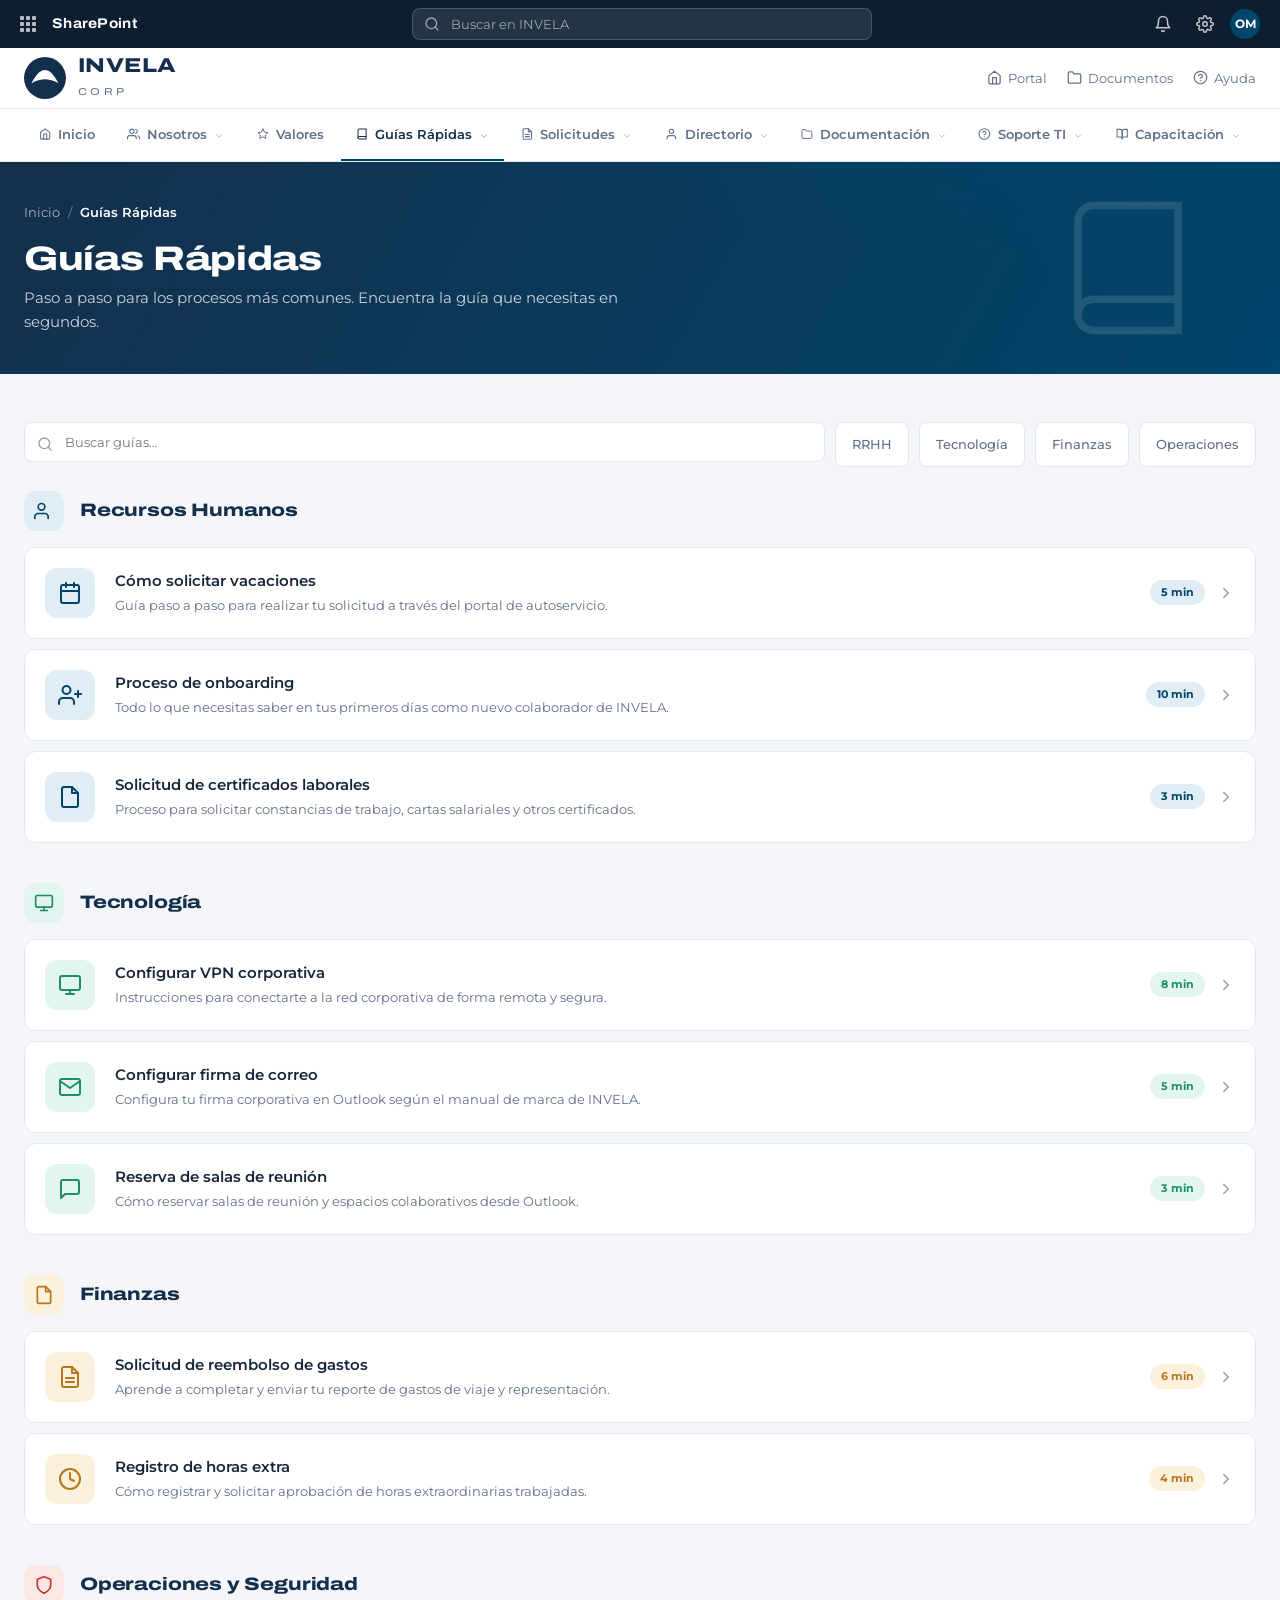
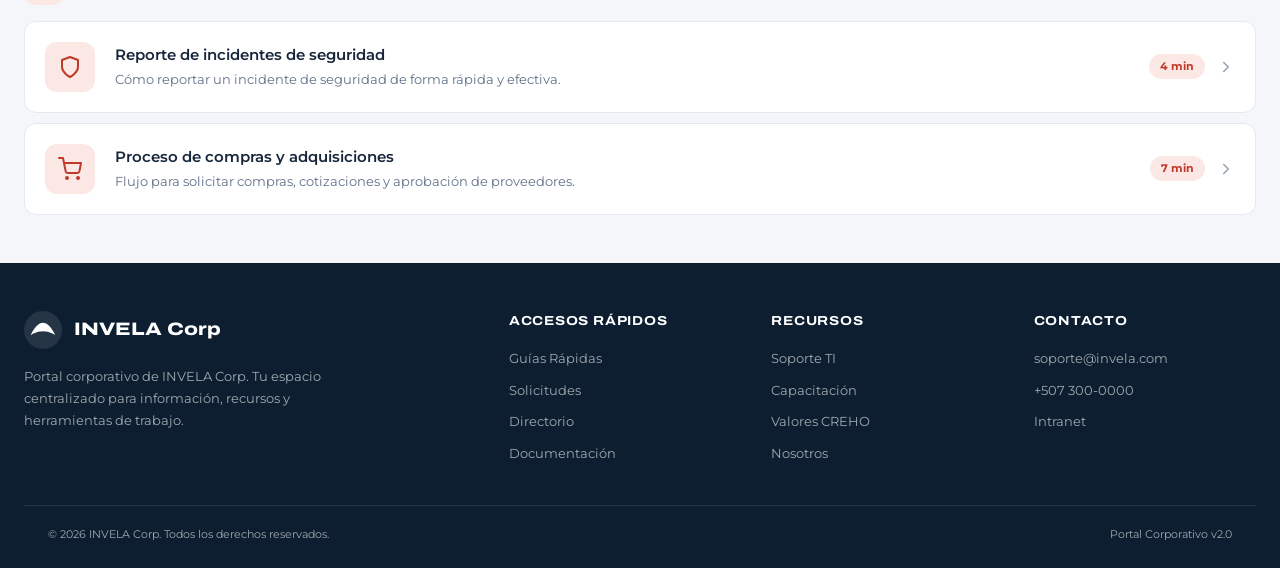
<file: pages/guias-rapidas.html>
<!DOCTYPE html>
<html lang="es">
<head>
  <meta charset="UTF-8">
  <meta name="viewport" content="width=device-width, initial-scale=1.0">
  <title>Guías Rápidas · INVELA Corp</title>
  <link rel="stylesheet" href="../assets/css/tokens.css">
  <link rel="stylesheet" href="../assets/css/base.css">
  <link rel="stylesheet" href="../assets/css/layout.css">
  <link rel="stylesheet" href="../assets/css/components.css">
</head>
<body>
  <div id="app-topbar"></div>
  <div id="app-header"></div>
  <div id="app-nav"></div>

  <section class="phero">
    <div class="phero__icon"><svg viewBox="0 0 24 24" fill="none" stroke="currentColor" stroke-width="1.2"><path d="M4 19.5A2.5 2.5 0 0 1 6.5 17H20"/><path d="M6.5 2H20v20H6.5A2.5 2.5 0 0 1 4 19.5v-15A2.5 2.5 0 0 1 6.5 2z"/></svg></div>
    <div class="phero__in">
      <div class="crumbs"><a href="../index.html">Inicio</a><span>/</span><span class="cur">Guías Rápidas</span></div>
      <h1 class="phero__title">Guías Rápidas</h1>
      <p class="phero__desc">Paso a paso para los procesos más comunes. Encuentra la guía que necesitas en segundos.</p>
    </div>
  </section>

  <section class="section"><div class="wrap" id="guias-scope">
    <div class="searchbar">
      <div class="searchbar__field">
        <svg width="16" height="16" viewBox="0 0 24 24" fill="none" stroke="currentColor" stroke-width="2" stroke-linecap="round"><circle cx="11" cy="11" r="8"/><path d="m21 21-4.3-4.3"/></svg>
        <input type="text" placeholder="Buscar guías…" data-filter-input="#guias-scope">
      </div>
      <a class="searchbar__btn" href="#rrhh">RRHH</a>
      <a class="searchbar__btn" href="#ti">Tecnología</a>
      <a class="searchbar__btn" href="#finanzas">Finanzas</a>
      <a class="searchbar__btn" href="#operaciones">Operaciones</a>
    </div>

    <!-- RRHH -->
    <div id="rrhh" style="margin-bottom:var(--sp-10);">
      <div class="section__titles" style="margin-bottom:var(--sp-4);">
        <div class="section__badge" style="width:40px;height:40px;background:#E1EDF5;color:#01456A;"><svg width="20" height="20" viewBox="0 0 24 24" fill="none" stroke="currentColor" stroke-width="2" stroke-linecap="round" stroke-linejoin="round"><path d="M17 21v-2a4 4 0 0 0-4-4H5a4 4 0 0 0-4 4v2"/><circle cx="9" cy="7" r="4"/></svg></div>
        <div><h2 class="section__h" style="font-size:18px;">Recursos Humanos</h2></div>
      </div>
      <div class="ilist">
        <a class="ilist__item" href="#" data-search="solicitar vacaciones autoservicio rrhh">
          <div class="ilist__ico" style="background:#E1EDF5;color:#01456A;"><svg width="24" height="24" viewBox="0 0 24 24" fill="none" stroke="currentColor" stroke-width="2" stroke-linecap="round" stroke-linejoin="round"><rect x="3" y="4" width="18" height="18" rx="2"/><line x1="16" y1="2" x2="16" y2="6"/><line x1="8" y1="2" x2="8" y2="6"/><line x1="3" y1="10" x2="21" y2="10"/></svg></div>
          <div class="ilist__body"><div class="ilist__title">Cómo solicitar vacaciones</div><div class="ilist__desc">Guía paso a paso para realizar tu solicitud a través del portal de autoservicio.</div></div>
          <div class="ilist__meta"><span class="badge badge--info">5 min</span><span class="ilist__arrow"><svg width="18" height="18" viewBox="0 0 24 24" fill="none" stroke="currentColor" stroke-width="2" stroke-linecap="round" stroke-linejoin="round"><polyline points="9 18 15 12 9 6"/></svg></span></div>
        </a>
        <a class="ilist__item" href="#" data-search="proceso onboarding induccion nuevo colaborador">
          <div class="ilist__ico" style="background:#E1EDF5;color:#01456A;"><svg width="24" height="24" viewBox="0 0 24 24" fill="none" stroke="currentColor" stroke-width="2" stroke-linecap="round" stroke-linejoin="round"><path d="M16 21v-2a4 4 0 0 0-4-4H5a4 4 0 0 0-4 4v2"/><circle cx="8.5" cy="7" r="4"/><line x1="20" y1="8" x2="20" y2="14"/><line x1="23" y1="11" x2="17" y2="11"/></svg></div>
          <div class="ilist__body"><div class="ilist__title">Proceso de onboarding</div><div class="ilist__desc">Todo lo que necesitas saber en tus primeros días como nuevo colaborador de INVELA.</div></div>
          <div class="ilist__meta"><span class="badge badge--info">10 min</span><span class="ilist__arrow"><svg width="18" height="18" viewBox="0 0 24 24" fill="none" stroke="currentColor" stroke-width="2" stroke-linecap="round" stroke-linejoin="round"><polyline points="9 18 15 12 9 6"/></svg></span></div>
        </a>
        <a class="ilist__item" href="#" data-search="certificado laboral constancia carta salarial">
          <div class="ilist__ico" style="background:#E1EDF5;color:#01456A;"><svg width="24" height="24" viewBox="0 0 24 24" fill="none" stroke="currentColor" stroke-width="2" stroke-linecap="round" stroke-linejoin="round"><path d="M14 2H6a2 2 0 0 0-2 2v16a2 2 0 0 0 2 2h12a2 2 0 0 0 2-2V8z"/><polyline points="14 2 14 8 20 8"/></svg></div>
          <div class="ilist__body"><div class="ilist__title">Solicitud de certificados laborales</div><div class="ilist__desc">Proceso para solicitar constancias de trabajo, cartas salariales y otros certificados.</div></div>
          <div class="ilist__meta"><span class="badge badge--info">3 min</span><span class="ilist__arrow"><svg width="18" height="18" viewBox="0 0 24 24" fill="none" stroke="currentColor" stroke-width="2" stroke-linecap="round" stroke-linejoin="round"><polyline points="9 18 15 12 9 6"/></svg></span></div>
        </a>
      </div>
    </div>

    <!-- Tecnología -->
    <div id="ti" style="margin-bottom:var(--sp-10);">
      <div class="section__titles" style="margin-bottom:var(--sp-4);">
        <div class="section__badge" style="width:40px;height:40px;background:#E2F5EE;color:#1E8E6A;"><svg width="20" height="20" viewBox="0 0 24 24" fill="none" stroke="currentColor" stroke-width="2" stroke-linecap="round" stroke-linejoin="round"><rect x="2" y="3" width="20" height="14" rx="2"/><line x1="8" y1="21" x2="16" y2="21"/><line x1="12" y1="17" x2="12" y2="21"/></svg></div>
        <div><h2 class="section__h" style="font-size:18px;">Tecnología</h2></div>
      </div>
      <div class="ilist">
        <a class="ilist__item" href="#" data-search="configurar vpn corporativa red remota">
          <div class="ilist__ico" style="background:#E2F5EE;color:#1E8E6A;"><svg width="24" height="24" viewBox="0 0 24 24" fill="none" stroke="currentColor" stroke-width="2" stroke-linecap="round" stroke-linejoin="round"><rect x="2" y="3" width="20" height="14" rx="2"/><line x1="8" y1="21" x2="16" y2="21"/><line x1="12" y1="17" x2="12" y2="21"/></svg></div>
          <div class="ilist__body"><div class="ilist__title">Configurar VPN corporativa</div><div class="ilist__desc">Instrucciones para conectarte a la red corporativa de forma remota y segura.</div></div>
          <div class="ilist__meta"><span class="badge badge--ok">8 min</span><span class="ilist__arrow"><svg width="18" height="18" viewBox="0 0 24 24" fill="none" stroke="currentColor" stroke-width="2" stroke-linecap="round" stroke-linejoin="round"><polyline points="9 18 15 12 9 6"/></svg></span></div>
        </a>
        <a class="ilist__item" href="#" data-search="firma correo outlook manual marca">
          <div class="ilist__ico" style="background:#E2F5EE;color:#1E8E6A;"><svg width="24" height="24" viewBox="0 0 24 24" fill="none" stroke="currentColor" stroke-width="2" stroke-linecap="round" stroke-linejoin="round"><rect x="2" y="4" width="20" height="16" rx="2"/><path d="m22 6-10 7L2 6"/></svg></div>
          <div class="ilist__body"><div class="ilist__title">Configurar firma de correo</div><div class="ilist__desc">Configura tu firma corporativa en Outlook según el manual de marca de INVELA.</div></div>
          <div class="ilist__meta"><span class="badge badge--ok">5 min</span><span class="ilist__arrow"><svg width="18" height="18" viewBox="0 0 24 24" fill="none" stroke="currentColor" stroke-width="2" stroke-linecap="round" stroke-linejoin="round"><polyline points="9 18 15 12 9 6"/></svg></span></div>
        </a>
        <a class="ilist__item" href="#" data-search="reserva salas reunion outlook espacios">
          <div class="ilist__ico" style="background:#E2F5EE;color:#1E8E6A;"><svg width="24" height="24" viewBox="0 0 24 24" fill="none" stroke="currentColor" stroke-width="2" stroke-linecap="round" stroke-linejoin="round"><path d="M21 15a2 2 0 0 1-2 2H7l-4 4V5a2 2 0 0 1 2-2h14a2 2 0 0 1 2 2z"/></svg></div>
          <div class="ilist__body"><div class="ilist__title">Reserva de salas de reunión</div><div class="ilist__desc">Cómo reservar salas de reunión y espacios colaborativos desde Outlook.</div></div>
          <div class="ilist__meta"><span class="badge badge--ok">3 min</span><span class="ilist__arrow"><svg width="18" height="18" viewBox="0 0 24 24" fill="none" stroke="currentColor" stroke-width="2" stroke-linecap="round" stroke-linejoin="round"><polyline points="9 18 15 12 9 6"/></svg></span></div>
        </a>
      </div>
    </div>

    <!-- Finanzas -->
    <div id="finanzas" style="margin-bottom:var(--sp-10);">
      <div class="section__titles" style="margin-bottom:var(--sp-4);">
        <div class="section__badge" style="width:40px;height:40px;background:#FCF1DD;color:#B8761B;"><svg width="20" height="20" viewBox="0 0 24 24" fill="none" stroke="currentColor" stroke-width="2" stroke-linecap="round" stroke-linejoin="round"><path d="M14 2H6a2 2 0 0 0-2 2v16a2 2 0 0 0 2 2h12a2 2 0 0 0 2-2V8z"/><polyline points="14 2 14 8 20 8"/></svg></div>
        <div><h2 class="section__h" style="font-size:18px;">Finanzas</h2></div>
      </div>
      <div class="ilist">
        <a class="ilist__item" href="#" data-search="reembolso gastos viaje representacion reporte">
          <div class="ilist__ico" style="background:#FCF1DD;color:#B8761B;"><svg width="24" height="24" viewBox="0 0 24 24" fill="none" stroke="currentColor" stroke-width="2" stroke-linecap="round" stroke-linejoin="round"><path d="M14 2H6a2 2 0 0 0-2 2v16a2 2 0 0 0 2 2h12a2 2 0 0 0 2-2V8z"/><polyline points="14 2 14 8 20 8"/><line x1="16" y1="13" x2="8" y2="13"/><line x1="16" y1="17" x2="8" y2="17"/></svg></div>
          <div class="ilist__body"><div class="ilist__title">Solicitud de reembolso de gastos</div><div class="ilist__desc">Aprende a completar y enviar tu reporte de gastos de viaje y representación.</div></div>
          <div class="ilist__meta"><span class="badge badge--warn">6 min</span><span class="ilist__arrow"><svg width="18" height="18" viewBox="0 0 24 24" fill="none" stroke="currentColor" stroke-width="2" stroke-linecap="round" stroke-linejoin="round"><polyline points="9 18 15 12 9 6"/></svg></span></div>
        </a>
        <a class="ilist__item" href="#" data-search="horas extra registro aprobacion">
          <div class="ilist__ico" style="background:#FCF1DD;color:#B8761B;"><svg width="24" height="24" viewBox="0 0 24 24" fill="none" stroke="currentColor" stroke-width="2" stroke-linecap="round" stroke-linejoin="round"><circle cx="12" cy="12" r="10"/><polyline points="12 6 12 12 16 14"/></svg></div>
          <div class="ilist__body"><div class="ilist__title">Registro de horas extra</div><div class="ilist__desc">Cómo registrar y solicitar aprobación de horas extraordinarias trabajadas.</div></div>
          <div class="ilist__meta"><span class="badge badge--warn">4 min</span><span class="ilist__arrow"><svg width="18" height="18" viewBox="0 0 24 24" fill="none" stroke="currentColor" stroke-width="2" stroke-linecap="round" stroke-linejoin="round"><polyline points="9 18 15 12 9 6"/></svg></span></div>
        </a>
      </div>
    </div>

    <!-- Operaciones -->
    <div id="operaciones">
      <div class="section__titles" style="margin-bottom:var(--sp-4);">
        <div class="section__badge" style="width:40px;height:40px;background:#FBE7E4;color:#C0392B;"><svg width="20" height="20" viewBox="0 0 24 24" fill="none" stroke="currentColor" stroke-width="2" stroke-linecap="round" stroke-linejoin="round"><path d="M12 22s8-4 8-10V5l-8-3-8 3v7c0 6 8 10 8 10z"/></svg></div>
        <div><h2 class="section__h" style="font-size:18px;">Operaciones y Seguridad</h2></div>
      </div>
      <div class="ilist">
        <a class="ilist__item" href="#" data-search="reporte incidente seguridad informatica">
          <div class="ilist__ico" style="background:#FBE7E4;color:#C0392B;"><svg width="24" height="24" viewBox="0 0 24 24" fill="none" stroke="currentColor" stroke-width="2" stroke-linecap="round" stroke-linejoin="round"><path d="M12 22s8-4 8-10V5l-8-3-8 3v7c0 6 8 10 8 10z"/></svg></div>
          <div class="ilist__body"><div class="ilist__title">Reporte de incidentes de seguridad</div><div class="ilist__desc">Cómo reportar un incidente de seguridad de forma rápida y efectiva.</div></div>
          <div class="ilist__meta"><span class="badge badge--danger">4 min</span><span class="ilist__arrow"><svg width="18" height="18" viewBox="0 0 24 24" fill="none" stroke="currentColor" stroke-width="2" stroke-linecap="round" stroke-linejoin="round"><polyline points="9 18 15 12 9 6"/></svg></span></div>
        </a>
        <a class="ilist__item" href="#" data-search="compras adquisiciones proveedores orden">
          <div class="ilist__ico" style="background:#FBE7E4;color:#C0392B;"><svg width="24" height="24" viewBox="0 0 24 24" fill="none" stroke="currentColor" stroke-width="2" stroke-linecap="round" stroke-linejoin="round"><circle cx="9" cy="21" r="1"/><circle cx="20" cy="21" r="1"/><path d="M1 1h4l2.68 13.39a2 2 0 0 0 2 1.61h9.72a2 2 0 0 0 2-1.61L23 6H6"/></svg></div>
          <div class="ilist__body"><div class="ilist__title">Proceso de compras y adquisiciones</div><div class="ilist__desc">Flujo para solicitar compras, cotizaciones y aprobación de proveedores.</div></div>
          <div class="ilist__meta"><span class="badge badge--danger">7 min</span><span class="ilist__arrow"><svg width="18" height="18" viewBox="0 0 24 24" fill="none" stroke="currentColor" stroke-width="2" stroke-linecap="round" stroke-linejoin="round"><polyline points="9 18 15 12 9 6"/></svg></span></div>
        </a>
      </div>
    </div>
  </div></section>

  <div id="app-footer"></div>
  <script>window.PAGE = { active: 'guias', base: '../' };</script>
  <script src="../assets/js/site.config.js"></script>
  <script src="../assets/js/components.js"></script>
  <script src="../assets/js/main.js"></script>
</body>
</html>
</file>
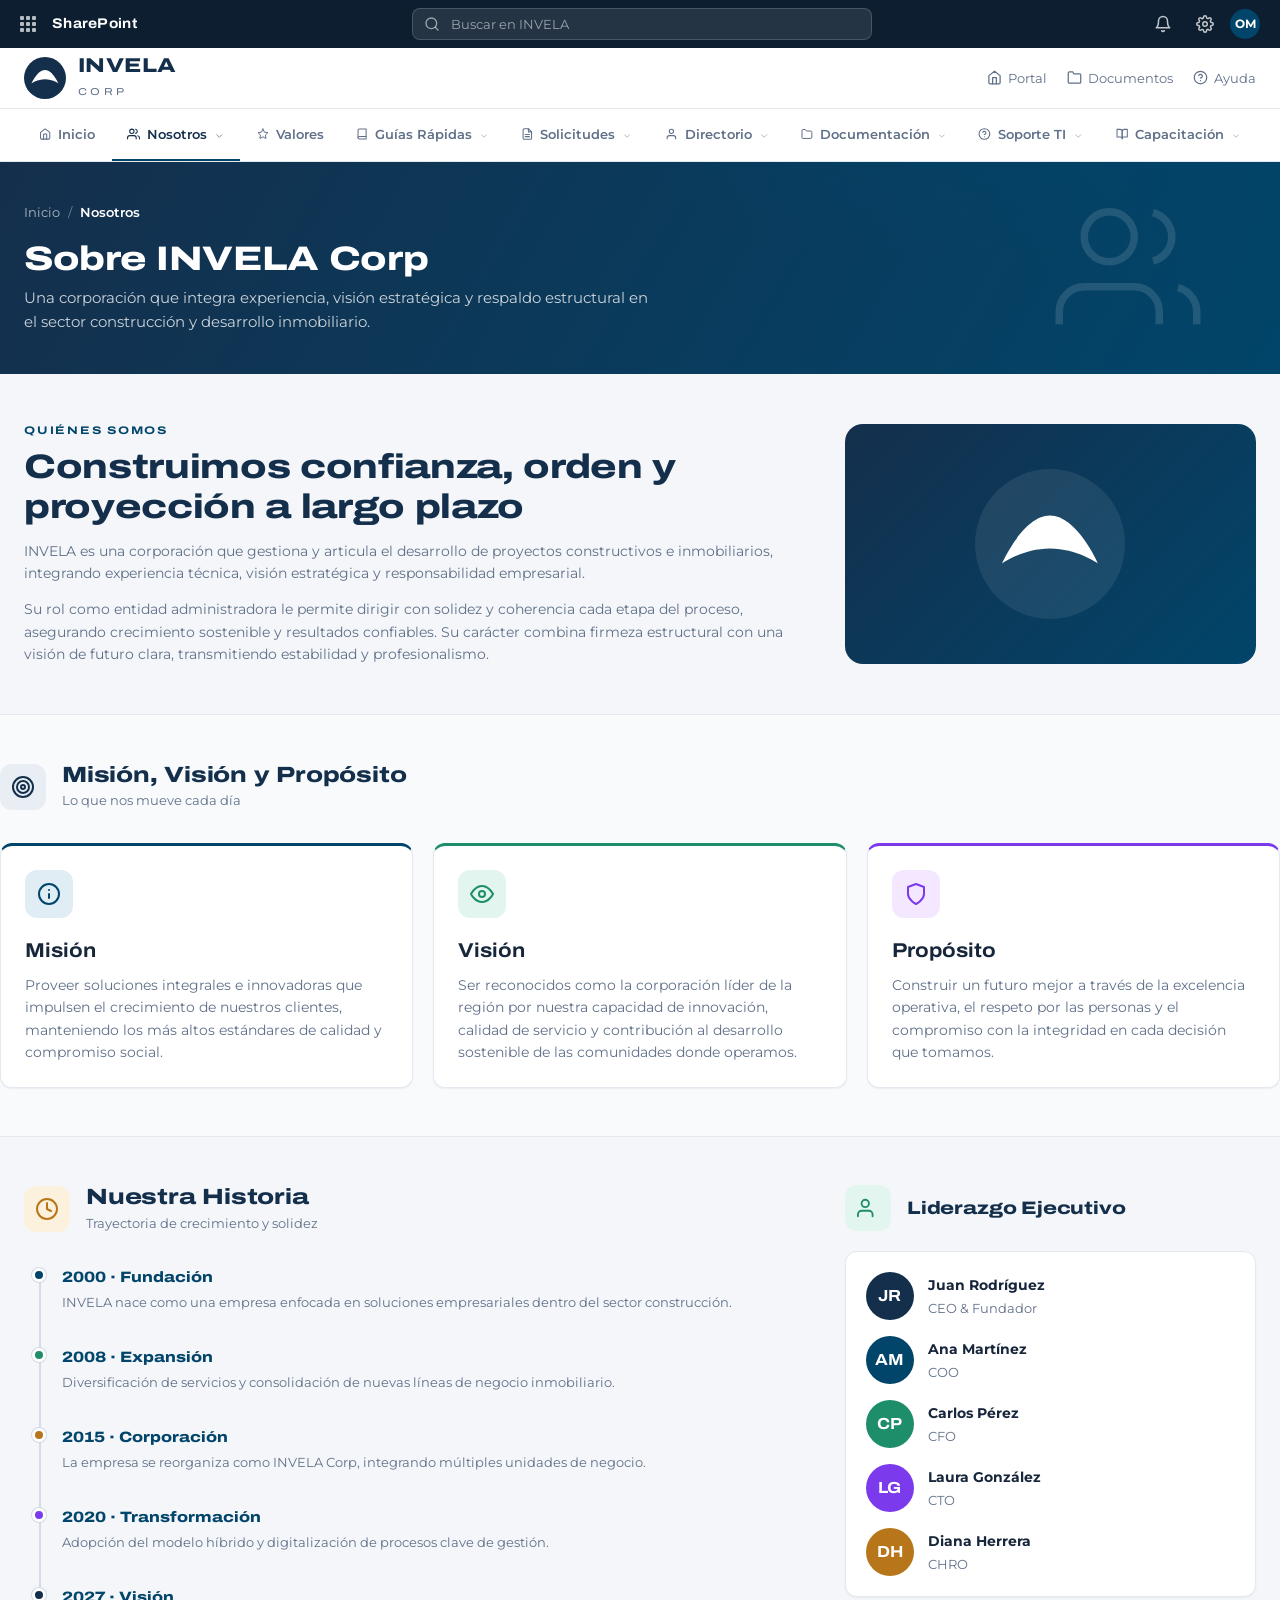
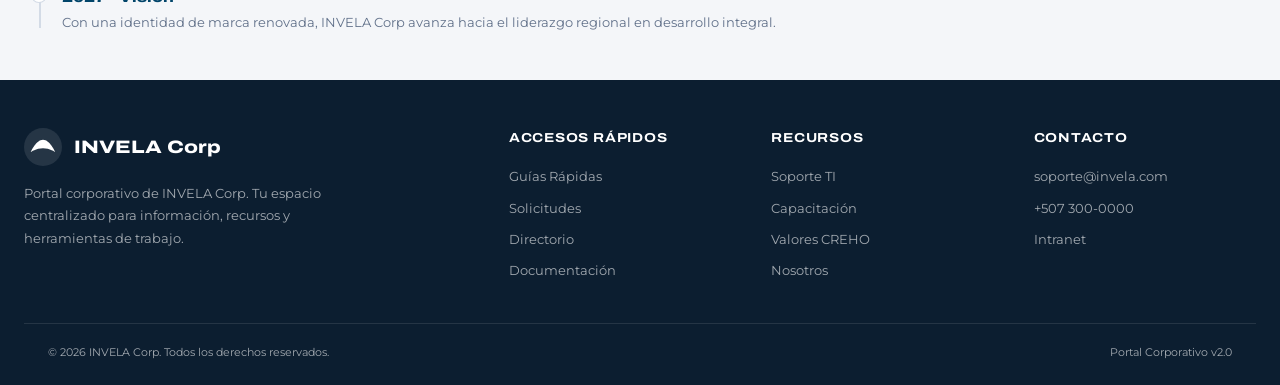
<file: pages/nosotros.html>
<!DOCTYPE html>
<html lang="es">
<head>
  <meta charset="UTF-8">
  <meta name="viewport" content="width=device-width, initial-scale=1.0">
  <title>Nosotros · INVELA Corp</title>
  <link rel="stylesheet" href="../assets/css/tokens.css">
  <link rel="stylesheet" href="../assets/css/base.css">
  <link rel="stylesheet" href="../assets/css/layout.css">
  <link rel="stylesheet" href="../assets/css/components.css">
</head>
<body>
  <div id="app-topbar"></div>
  <div id="app-header"></div>
  <div id="app-nav"></div>

  <section class="phero" id="intro">
    <div class="phero__icon"><svg viewBox="0 0 24 24" fill="none" stroke="currentColor" stroke-width="1.2"><path d="M17 21v-2a4 4 0 0 0-4-4H5a4 4 0 0 0-4 4v2"/><circle cx="9" cy="7" r="4"/><path d="M23 21v-2a4 4 0 0 0-3-3.87"/><path d="M16 3.13a4 4 0 0 1 0 7.75"/></svg></div>
    <div class="phero__in">
      <div class="crumbs"><a href="../index.html">Inicio</a><span>/</span><span class="cur">Nosotros</span></div>
      <h1 class="phero__title">Sobre INVELA Corp</h1>
      <p class="phero__desc">Una corporación que integra experiencia, visión estratégica y respaldo estructural en el sector construcción y desarrollo inmobiliario.</p>
    </div>
  </section>

  <!-- Quiénes somos -->
  <section class="section"><div class="wrap">
    <div class="split" style="align-items:center;">
      <div class="reveal">
        <div class="eyebrow">Quiénes Somos</div>
        <h2 class="section__h" style="font-size:var(--fs-h1);margin:8px 0 14px;">Construimos confianza, orden y proyección a largo plazo</h2>
        <p class="text-soft" style="margin-bottom:14px;">INVELA es una corporación que gestiona y articula el desarrollo de proyectos constructivos e inmobiliarios, integrando experiencia técnica, visión estratégica y responsabilidad empresarial.</p>
        <p class="text-soft">Su rol como entidad administradora le permite dirigir con solidez y coherencia cada etapa del proceso, asegurando crecimiento sostenible y resultados confiables. Su carácter combina firmeza estructural con una visión de futuro clara, transmitiendo estabilidad y profesionalismo.</p>
      </div>
      <div class="reveal d2" style="background:linear-gradient(135deg,#142F4C,#01456A);border-radius:var(--r-lg);padding:var(--sp-10);display:flex;align-items:center;justify-content:center;min-height:240px;">
        <svg width="150" height="150" viewBox="0 0 100 100" fill="none"><circle cx="50" cy="50" r="50" fill="rgba(255,255,255,.08)"/><path d="M18 63 C18 63 32 31 50 31 C68 31 82 63 82 63 C82 63 68 53 50 53 C32 53 18 63 18 63Z" fill="#fff"/></svg>
      </div>
    </div>
  </div></section>

  <!-- Misión / Visión / Propósito -->
  <section class="section--alt" id="mvp"><div class="section wrap">
    <div class="section__head">
      <div class="section__titles">
        <div class="section__badge"><svg width="24" height="24" viewBox="0 0 24 24" fill="none" stroke="currentColor" stroke-width="2" stroke-linecap="round" stroke-linejoin="round"><circle cx="12" cy="12" r="10"/><circle cx="12" cy="12" r="6"/><circle cx="12" cy="12" r="2"/></svg></div>
        <div><h2 class="section__h">Misión, Visión y Propósito</h2><p class="section__d">Lo que nos mueve cada día</p></div>
      </div>
    </div>
    <div class="pillars">
      <div class="card card--tone reveal d1" style="--tone:#01456A;">
        <div class="card__ico" style="background:#E1EDF5;color:#01456A;"><svg width="24" height="24" viewBox="0 0 24 24" fill="none" stroke="currentColor" stroke-width="2" stroke-linecap="round" stroke-linejoin="round"><circle cx="12" cy="12" r="10"/><line x1="12" y1="16" x2="12" y2="12"/><line x1="12" y1="8" x2="12.01" y2="8"/></svg></div>
        <div class="card__title" style="font-size:20px;">Misión</div>
        <p class="card__text" style="font-size:14px;">Proveer soluciones integrales e innovadoras que impulsen el crecimiento de nuestros clientes, manteniendo los más altos estándares de calidad y compromiso social.</p>
      </div>
      <div class="card card--tone reveal d2" style="--tone:#1E8E6A;">
        <div class="card__ico" style="background:#E2F5EE;color:#1E8E6A;"><svg width="24" height="24" viewBox="0 0 24 24" fill="none" stroke="currentColor" stroke-width="2" stroke-linecap="round" stroke-linejoin="round"><path d="M1 12s4-8 11-8 11 8 11 8-4 8-11 8-11-8-11-8z"/><circle cx="12" cy="12" r="3"/></svg></div>
        <div class="card__title" style="font-size:20px;">Visión</div>
        <p class="card__text" style="font-size:14px;">Ser reconocidos como la corporación líder de la región por nuestra capacidad de innovación, calidad de servicio y contribución al desarrollo sostenible de las comunidades donde operamos.</p>
      </div>
      <div class="card card--tone reveal d3" style="--tone:#7C3AED;">
        <div class="card__ico" style="background:#F3E8FF;color:#7C3AED;"><svg width="24" height="24" viewBox="0 0 24 24" fill="none" stroke="currentColor" stroke-width="2" stroke-linecap="round" stroke-linejoin="round"><path d="M12 22s8-4 8-10V5l-8-3-8 3v7c0 6 8 10 8 10z"/></svg></div>
        <div class="card__title" style="font-size:20px;">Propósito</div>
        <p class="card__text" style="font-size:14px;">Construir un futuro mejor a través de la excelencia operativa, el respeto por las personas y el compromiso con la integridad en cada decisión que tomamos.</p>
      </div>
    </div>
  </div></section>

  <!-- Historia + Liderazgo -->
  <section class="section"><div class="wrap split">
    <div id="historia">
      <div class="section__head">
        <div class="section__titles">
          <div class="section__badge" style="background:#FCF1DD;color:#B8761B;"><svg width="24" height="24" viewBox="0 0 24 24" fill="none" stroke="currentColor" stroke-width="2" stroke-linecap="round" stroke-linejoin="round"><circle cx="12" cy="12" r="10"/><polyline points="12 6 12 12 16 14"/></svg></div>
          <div><h2 class="section__h">Nuestra Historia</h2><p class="section__d">Trayectoria de crecimiento y solidez</p></div>
        </div>
      </div>
      <div class="timeline">
        <div class="tl reveal"><div class="tl__dot"></div><div class="tl__year">2000 · Fundación</div><div class="tl__text">INVELA nace como una empresa enfocada en soluciones empresariales dentro del sector construcción.</div></div>
        <div class="tl reveal"><div class="tl__dot" style="background:#1E8E6A;"></div><div class="tl__year">2008 · Expansión</div><div class="tl__text">Diversificación de servicios y consolidación de nuevas líneas de negocio inmobiliario.</div></div>
        <div class="tl reveal"><div class="tl__dot" style="background:#B8761B;"></div><div class="tl__year">2015 · Corporación</div><div class="tl__text">La empresa se reorganiza como INVELA Corp, integrando múltiples unidades de negocio.</div></div>
        <div class="tl reveal"><div class="tl__dot" style="background:#7C3AED;"></div><div class="tl__year">2020 · Transformación</div><div class="tl__text">Adopción del modelo híbrido y digitalización de procesos clave de gestión.</div></div>
        <div class="tl reveal"><div class="tl__dot" style="background:#142F4C;"></div><div class="tl__year">2027 · Visión</div><div class="tl__text">Con una identidad de marca renovada, INVELA Corp avanza hacia el liderazgo regional en desarrollo integral.</div></div>
      </div>
    </div>

    <div id="liderazgo">
      <div class="section__head" style="margin-bottom:var(--sp-5);">
        <div class="section__titles">
          <div class="section__badge" style="background:#E2F5EE;color:#1E8E6A;"><svg width="22" height="22" viewBox="0 0 24 24" fill="none" stroke="currentColor" stroke-width="2" stroke-linecap="round" stroke-linejoin="round"><path d="M17 21v-2a4 4 0 0 0-4-4H5a4 4 0 0 0-4 4v2"/><circle cx="9" cy="7" r="4"/></svg></div>
          <div><h2 class="section__h" style="font-size:18px;">Liderazgo Ejecutivo</h2></div>
        </div>
      </div>
      <div class="card" style="padding:var(--sp-5);">
        <div style="display:flex;flex-direction:column;gap:16px;">
          <div class="person person--row" style="border:none;box-shadow:none;padding:0;"><div class="person__av" style="background:#142F4C;">JR</div><div><div class="person__name">Juan Rodríguez</div><div class="person__role">CEO &amp; Fundador</div></div></div>
          <div class="person person--row" style="border:none;box-shadow:none;padding:0;"><div class="person__av" style="background:#01456A;">AM</div><div><div class="person__name">Ana Martínez</div><div class="person__role">COO</div></div></div>
          <div class="person person--row" style="border:none;box-shadow:none;padding:0;"><div class="person__av" style="background:#1E8E6A;">CP</div><div><div class="person__name">Carlos Pérez</div><div class="person__role">CFO</div></div></div>
          <div class="person person--row" style="border:none;box-shadow:none;padding:0;"><div class="person__av" style="background:#7C3AED;">LG</div><div><div class="person__name">Laura González</div><div class="person__role">CTO</div></div></div>
          <div class="person person--row" style="border:none;box-shadow:none;padding:0;"><div class="person__av" style="background:#B8761B;">DH</div><div><div class="person__name">Diana Herrera</div><div class="person__role">CHRO</div></div></div>
        </div>
      </div>
    </div>
  </div></section>

  <div id="app-footer"></div>
  <script>window.PAGE = { active: 'nosotros', base: '../' };</script>
  <script src="../assets/js/site.config.js"></script>
  <script src="../assets/js/components.js"></script>
  <script src="../assets/js/main.js"></script>
</body>
</html>
</file>
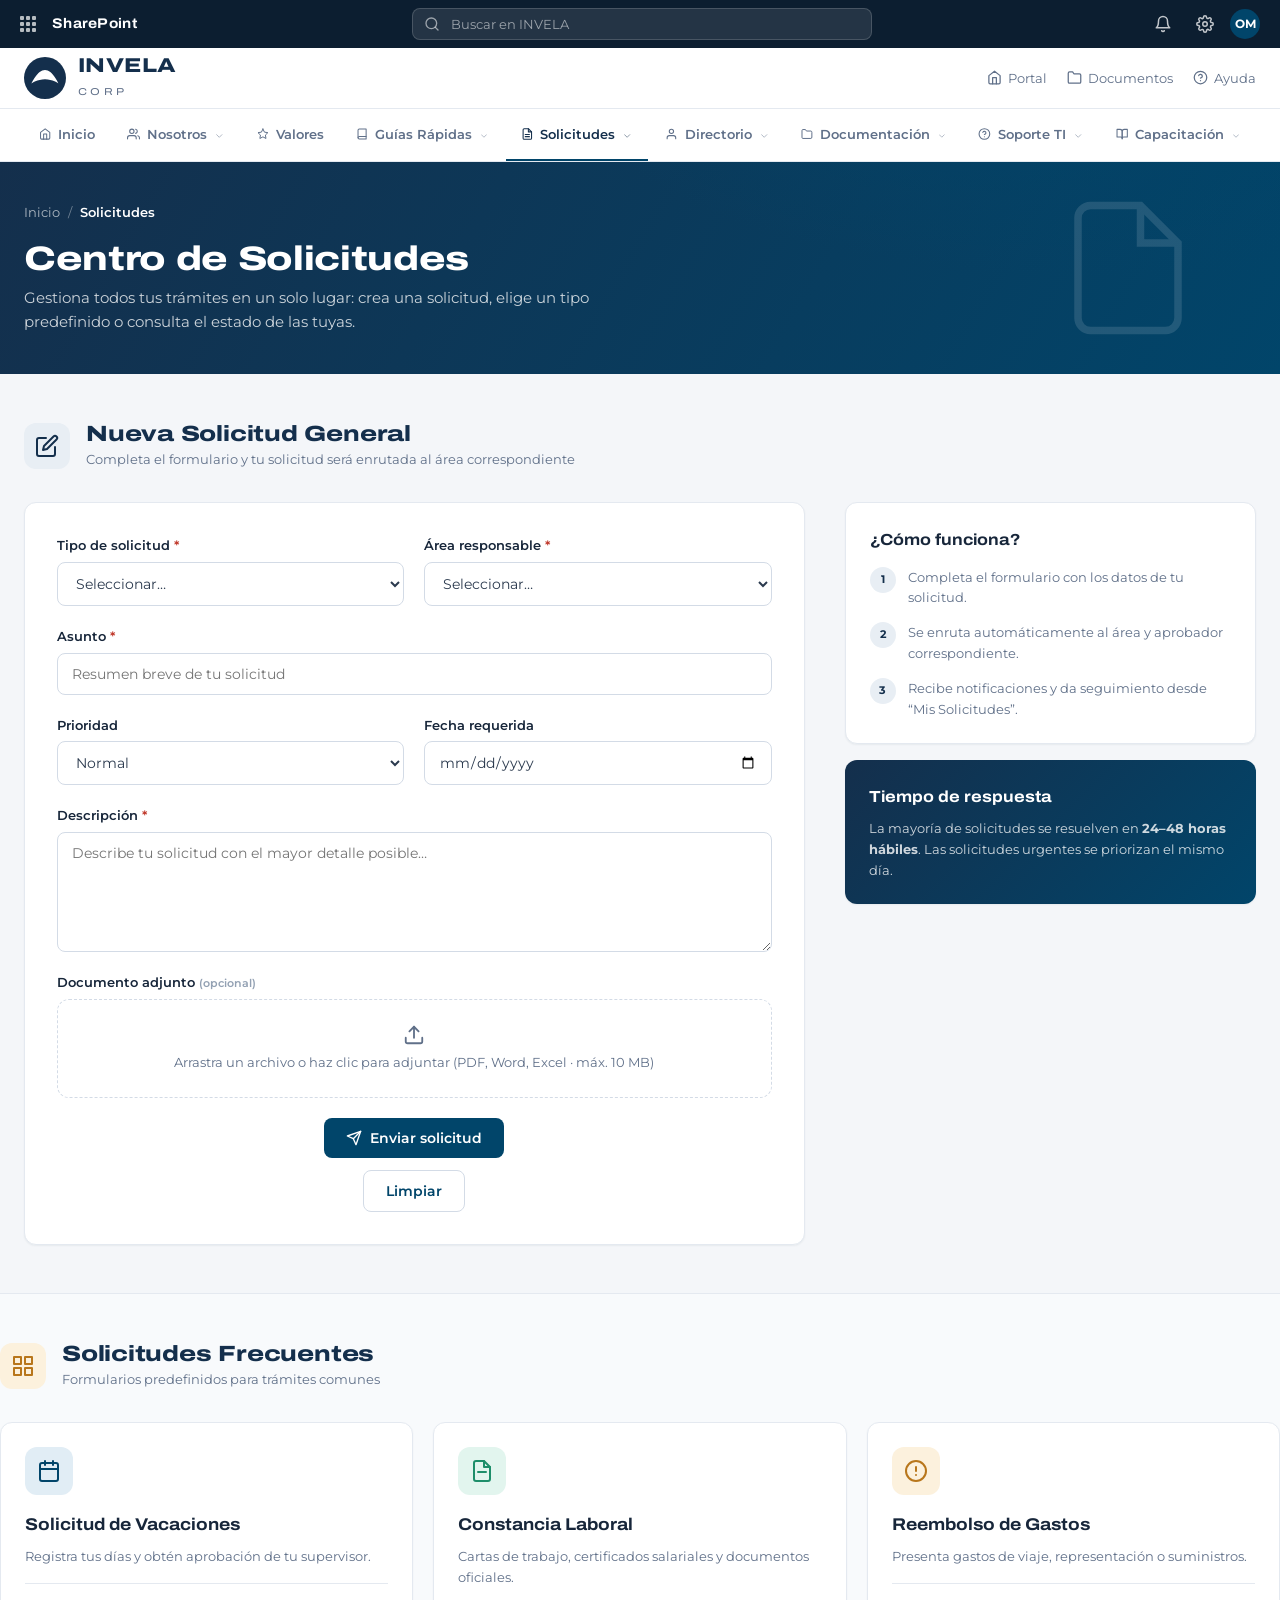
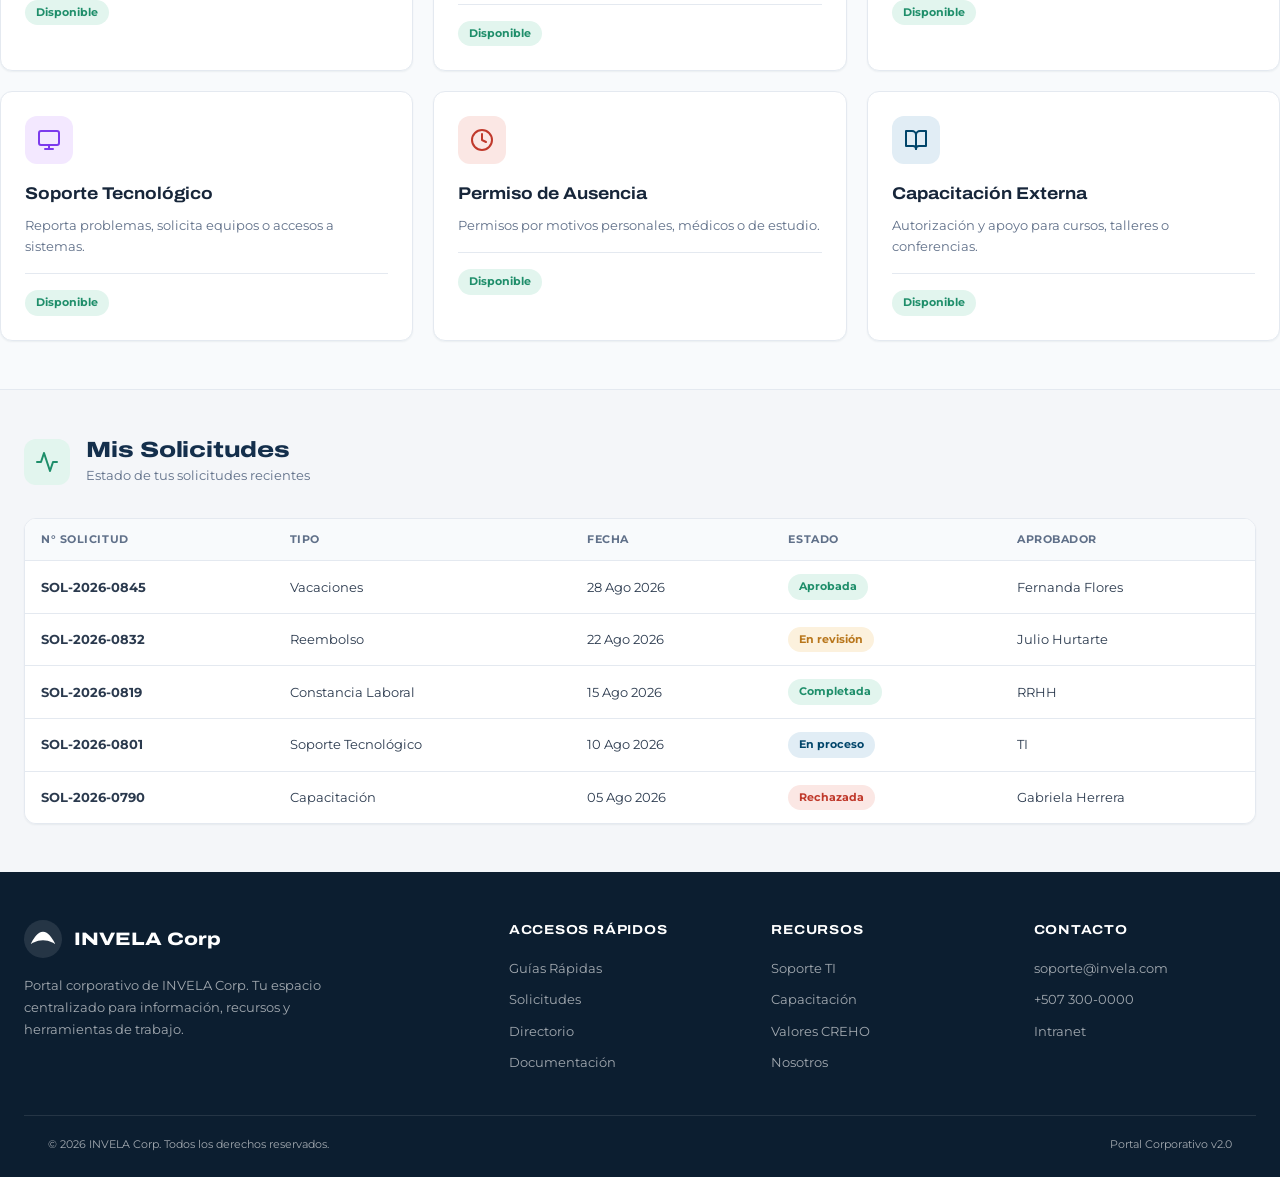
<file: pages/solicitudes.html>
<!DOCTYPE html>
<html lang="es">
<head>
  <meta charset="UTF-8">
  <meta name="viewport" content="width=device-width, initial-scale=1.0">
  <title>Solicitudes · INVELA Corp</title>
  <link rel="stylesheet" href="../assets/css/tokens.css">
  <link rel="stylesheet" href="../assets/css/base.css">
  <link rel="stylesheet" href="../assets/css/layout.css">
  <link rel="stylesheet" href="../assets/css/components.css">
</head>
<body>
  <div id="app-topbar"></div>
  <div id="app-header"></div>
  <div id="app-nav"></div>

  <section class="phero">
    <div class="phero__icon"><svg viewBox="0 0 24 24" fill="none" stroke="currentColor" stroke-width="1.2"><path d="M14 2H6a2 2 0 0 0-2 2v16a2 2 0 0 0 2 2h12a2 2 0 0 0 2-2V8z"/><polyline points="14 2 14 8 20 8"/></svg></div>
    <div class="phero__in">
      <div class="crumbs"><a href="../index.html">Inicio</a><span>/</span><span class="cur">Solicitudes</span></div>
      <h1 class="phero__title">Centro de Solicitudes</h1>
      <p class="phero__desc">Gestiona todos tus trámites en un solo lugar: crea una solicitud, elige un tipo predefinido o consulta el estado de las tuyas.</p>
    </div>
  </section>

  <!-- ===== Solicitud General (maquetado principal) ===== -->
  <section class="section" id="general"><div class="wrap">
    <div class="section__head">
      <div class="section__titles">
        <div class="section__badge"><svg width="24" height="24" viewBox="0 0 24 24" fill="none" stroke="currentColor" stroke-width="2" stroke-linecap="round" stroke-linejoin="round"><path d="M11 4H4a2 2 0 0 0-2 2v14a2 2 0 0 0 2 2h14a2 2 0 0 0 2-2v-7"/><path d="M18.5 2.5a2.12 2.12 0 0 1 3 3L12 15l-4 1 1-4z"/></svg></div>
        <div><h2 class="section__h">Nueva Solicitud General</h2><p class="section__d">Completa el formulario y tu solicitud será enrutada al área correspondiente</p></div>
      </div>
    </div>

    <div class="split" style="align-items:start;">
      <div class="card" style="padding:var(--sp-8);">
        <form data-demo class="form form--2">
          <div class="field">
            <label class="field__label">Tipo de solicitud <span class="req">*</span></label>
            <select class="select" required>
              <option value="">Seleccionar…</option>
              <option>Vacaciones</option><option>Permiso de ausencia</option>
              <option>Constancia laboral</option><option>Reembolso de gastos</option>
              <option>Soporte tecnológico</option><option>Capacitación externa</option>
              <option>Compras / Adquisiciones</option><option>Otro</option>
            </select>
          </div>
          <div class="field">
            <label class="field__label">Área responsable <span class="req">*</span></label>
            <select class="select" required>
              <option value="">Seleccionar…</option>
              <option>Recursos Humanos</option><option>Tecnología (TI)</option>
              <option>Finanzas</option><option>Operaciones</option><option>Gerencia</option>
            </select>
          </div>
          <div class="field field--full">
            <label class="field__label">Asunto <span class="req">*</span></label>
            <input class="input" type="text" placeholder="Resumen breve de tu solicitud" required>
          </div>
          <div class="field">
            <label class="field__label">Prioridad</label>
            <select class="select"><option>Normal</option><option>Alta</option><option>Urgente</option></select>
          </div>
          <div class="field">
            <label class="field__label">Fecha requerida</label>
            <input class="input" type="date">
          </div>
          <div class="field field--full">
            <label class="field__label">Descripción <span class="req">*</span></label>
            <textarea class="textarea" placeholder="Describe tu solicitud con el mayor detalle posible…" required></textarea>
          </div>
          <div class="field field--full">
            <label class="field__label">Documento adjunto <span class="field__hint">(opcional)</span></label>
            <label class="upload">
              <svg width="22" height="22" viewBox="0 0 24 24" fill="none" stroke="currentColor" stroke-width="2" stroke-linecap="round" stroke-linejoin="round" style="margin:0 auto 6px;"><path d="M21 15v4a2 2 0 0 1-2 2H5a2 2 0 0 1-2-2v-4"/><polyline points="17 8 12 3 7 8"/><line x1="12" y1="3" x2="12" y2="15"/></svg>
              Arrastra un archivo o haz clic para adjuntar (PDF, Word, Excel · máx. 10 MB)
              <input type="file" hidden>
            </label>
          </div>
          <div class="field field--full" style="display:flex;gap:12px;align-items:center;flex-wrap:wrap;">
            <button class="btn btn--primary" type="submit"><svg width="16" height="16" viewBox="0 0 24 24" fill="none" stroke="currentColor" stroke-width="2" stroke-linecap="round" stroke-linejoin="round"><line x1="22" y1="2" x2="11" y2="13"/><polygon points="22 2 15 22 11 13 2 9 22 2"/></svg> Enviar solicitud</button>
            <button class="btn btn--ghost" type="reset">Limpiar</button>
            <span class="badge badge--ok" data-demo-note hidden>✓ Solicitud registrada (demo). Nº SOL-2026-0846</span>
          </div>
        </form>
      </div>

      <aside>
        <div class="card" style="margin-bottom:var(--sp-4);">
          <div class="card__title" style="font-size:16px;">¿Cómo funciona?</div>
          <div style="display:flex;flex-direction:column;gap:14px;margin-top:14px;">
            <div style="display:flex;gap:12px;"><span class="badge badge--soft" style="width:26px;height:26px;justify-content:center;flex-shrink:0;">1</span><div style="font-size:13px;color:var(--text-soft);">Completa el formulario con los datos de tu solicitud.</div></div>
            <div style="display:flex;gap:12px;"><span class="badge badge--soft" style="width:26px;height:26px;justify-content:center;flex-shrink:0;">2</span><div style="font-size:13px;color:var(--text-soft);">Se enruta automáticamente al área y aprobador correspondiente.</div></div>
            <div style="display:flex;gap:12px;"><span class="badge badge--soft" style="width:26px;height:26px;justify-content:center;flex-shrink:0;">3</span><div style="font-size:13px;color:var(--text-soft);">Recibe notificaciones y da seguimiento desde “Mis Solicitudes”.</div></div>
          </div>
        </div>
        <div class="card" style="background:linear-gradient(135deg,#142F4C,#01456A);color:#fff;border:none;">
          <div class="card__title" style="color:#fff;font-size:16px;">Tiempo de respuesta</div>
          <p style="font-size:13px;color:rgba(255,255,255,.8);margin-top:8px;">La mayoría de solicitudes se resuelven en <strong>24–48 horas hábiles</strong>. Las solicitudes urgentes se priorizan el mismo día.</p>
        </div>
      </aside>
    </div>
  </div></section>

  <!-- ===== Tipos de solicitud ===== -->
  <section class="section--alt" id="tipos"><div class="section wrap">
    <div class="section__head">
      <div class="section__titles">
        <div class="section__badge" style="background:#FCF1DD;color:#B8761B;"><svg width="24" height="24" viewBox="0 0 24 24" fill="none" stroke="currentColor" stroke-width="2" stroke-linecap="round" stroke-linejoin="round"><rect x="3" y="3" width="7" height="7"/><rect x="14" y="3" width="7" height="7"/><rect x="14" y="14" width="7" height="7"/><rect x="3" y="14" width="7" height="7"/></svg></div>
        <div><h2 class="section__h">Solicitudes Frecuentes</h2><p class="section__d">Formularios predefinidos para trámites comunes</p></div>
      </div>
    </div>
    <div class="grid grid--3">
      <a class="card reveal d1" href="#general"><div class="card__ico" style="background:#E1EDF5;color:#01456A;"><svg width="24" height="24" viewBox="0 0 24 24" fill="none" stroke="currentColor" stroke-width="2" stroke-linecap="round" stroke-linejoin="round"><rect x="3" y="4" width="18" height="18" rx="2"/><line x1="16" y1="2" x2="16" y2="6"/><line x1="8" y1="2" x2="8" y2="6"/><line x1="3" y1="10" x2="21" y2="10"/></svg></div><div class="card__title">Solicitud de Vacaciones</div><div class="card__text">Registra tus días y obtén aprobación de tu supervisor.</div><div class="card__foot"><span class="badge badge--ok">Disponible</span></div></a>
      <a class="card reveal d2" href="#general"><div class="card__ico" style="background:#E2F5EE;color:#1E8E6A;"><svg width="24" height="24" viewBox="0 0 24 24" fill="none" stroke="currentColor" stroke-width="2" stroke-linecap="round" stroke-linejoin="round"><path d="M14 2H6a2 2 0 0 0-2 2v16a2 2 0 0 0 2 2h12a2 2 0 0 0 2-2V8z"/><polyline points="14 2 14 8 20 8"/><line x1="16" y1="13" x2="8" y2="13"/></svg></div><div class="card__title">Constancia Laboral</div><div class="card__text">Cartas de trabajo, certificados salariales y documentos oficiales.</div><div class="card__foot"><span class="badge badge--ok">Disponible</span></div></a>
      <a class="card reveal d3" href="#general"><div class="card__ico" style="background:#FCF1DD;color:#B8761B;"><svg width="24" height="24" viewBox="0 0 24 24" fill="none" stroke="currentColor" stroke-width="2" stroke-linecap="round" stroke-linejoin="round"><circle cx="12" cy="12" r="10"/><line x1="12" y1="8" x2="12" y2="12"/><line x1="12" y1="16" x2="12.01" y2="16"/></svg></div><div class="card__title">Reembolso de Gastos</div><div class="card__text">Presenta gastos de viaje, representación o suministros.</div><div class="card__foot"><span class="badge badge--ok">Disponible</span></div></a>
      <a class="card reveal d1" href="../pages/soporte.html"><div class="card__ico" style="background:#F3E8FF;color:#7C3AED;"><svg width="24" height="24" viewBox="0 0 24 24" fill="none" stroke="currentColor" stroke-width="2" stroke-linecap="round" stroke-linejoin="round"><rect x="2" y="3" width="20" height="14" rx="2"/><line x1="8" y1="21" x2="16" y2="21"/><line x1="12" y1="17" x2="12" y2="21"/></svg></div><div class="card__title">Soporte Tecnológico</div><div class="card__text">Reporta problemas, solicita equipos o accesos a sistemas.</div><div class="card__foot"><span class="badge badge--ok">Disponible</span></div></a>
      <a class="card reveal d2" href="#general"><div class="card__ico" style="background:#FBE7E4;color:#C0392B;"><svg width="24" height="24" viewBox="0 0 24 24" fill="none" stroke="currentColor" stroke-width="2" stroke-linecap="round" stroke-linejoin="round"><circle cx="12" cy="12" r="10"/><polyline points="12 6 12 12 16 14"/></svg></div><div class="card__title">Permiso de Ausencia</div><div class="card__text">Permisos por motivos personales, médicos o de estudio.</div><div class="card__foot"><span class="badge badge--ok">Disponible</span></div></a>
      <a class="card reveal d3" href="../pages/capacitacion.html"><div class="card__ico" style="background:#E1EDF5;color:#01456A;"><svg width="24" height="24" viewBox="0 0 24 24" fill="none" stroke="currentColor" stroke-width="2" stroke-linecap="round" stroke-linejoin="round"><path d="M2 3h6a4 4 0 0 1 4 4v14a3 3 0 0 0-3-3H2z"/><path d="M22 3h-6a4 4 0 0 0-4 4v14a3 3 0 0 1 3-3h7z"/></svg></div><div class="card__title">Capacitación Externa</div><div class="card__text">Autorización y apoyo para cursos, talleres o conferencias.</div><div class="card__foot"><span class="badge badge--ok">Disponible</span></div></a>
    </div>
  </div></section>

  <!-- ===== Seguimiento ===== -->
  <section class="section" id="seguimiento"><div class="wrap">
    <div class="section__head">
      <div class="section__titles">
        <div class="section__badge" style="background:#E2F5EE;color:#1E8E6A;"><svg width="24" height="24" viewBox="0 0 24 24" fill="none" stroke="currentColor" stroke-width="2" stroke-linecap="round" stroke-linejoin="round"><polyline points="22 12 18 12 15 21 9 3 6 12 2 12"/></svg></div>
        <div><h2 class="section__h">Mis Solicitudes</h2><p class="section__d">Estado de tus solicitudes recientes</p></div>
      </div>
    </div>
    <div class="table-wrap"><table class="table">
      <thead><tr><th>N° Solicitud</th><th>Tipo</th><th>Fecha</th><th>Estado</th><th>Aprobador</th></tr></thead>
      <tbody>
        <tr><td><strong>SOL-2026-0845</strong></td><td>Vacaciones</td><td>28 Ago 2026</td><td><span class="badge badge--ok">Aprobada</span></td><td>Fernanda Flores</td></tr>
        <tr><td><strong>SOL-2026-0832</strong></td><td>Reembolso</td><td>22 Ago 2026</td><td><span class="badge badge--warn">En revisión</span></td><td>Julio Hurtarte</td></tr>
        <tr><td><strong>SOL-2026-0819</strong></td><td>Constancia Laboral</td><td>15 Ago 2026</td><td><span class="badge badge--ok">Completada</span></td><td>RRHH</td></tr>
        <tr><td><strong>SOL-2026-0801</strong></td><td>Soporte Tecnológico</td><td>10 Ago 2026</td><td><span class="badge badge--info">En proceso</span></td><td>TI</td></tr>
        <tr><td><strong>SOL-2026-0790</strong></td><td>Capacitación</td><td>05 Ago 2026</td><td><span class="badge badge--danger">Rechazada</span></td><td>Gabriela Herrera</td></tr>
      </tbody>
    </table></div>
  </div></section>

  <div id="app-footer"></div>
  <script>window.PAGE = { active: 'solicitudes', base: '../' };</script>
  <script src="../assets/js/site.config.js"></script>
  <script src="../assets/js/components.js"></script>
  <script src="../assets/js/main.js"></script>
</body>
</html>
</file>
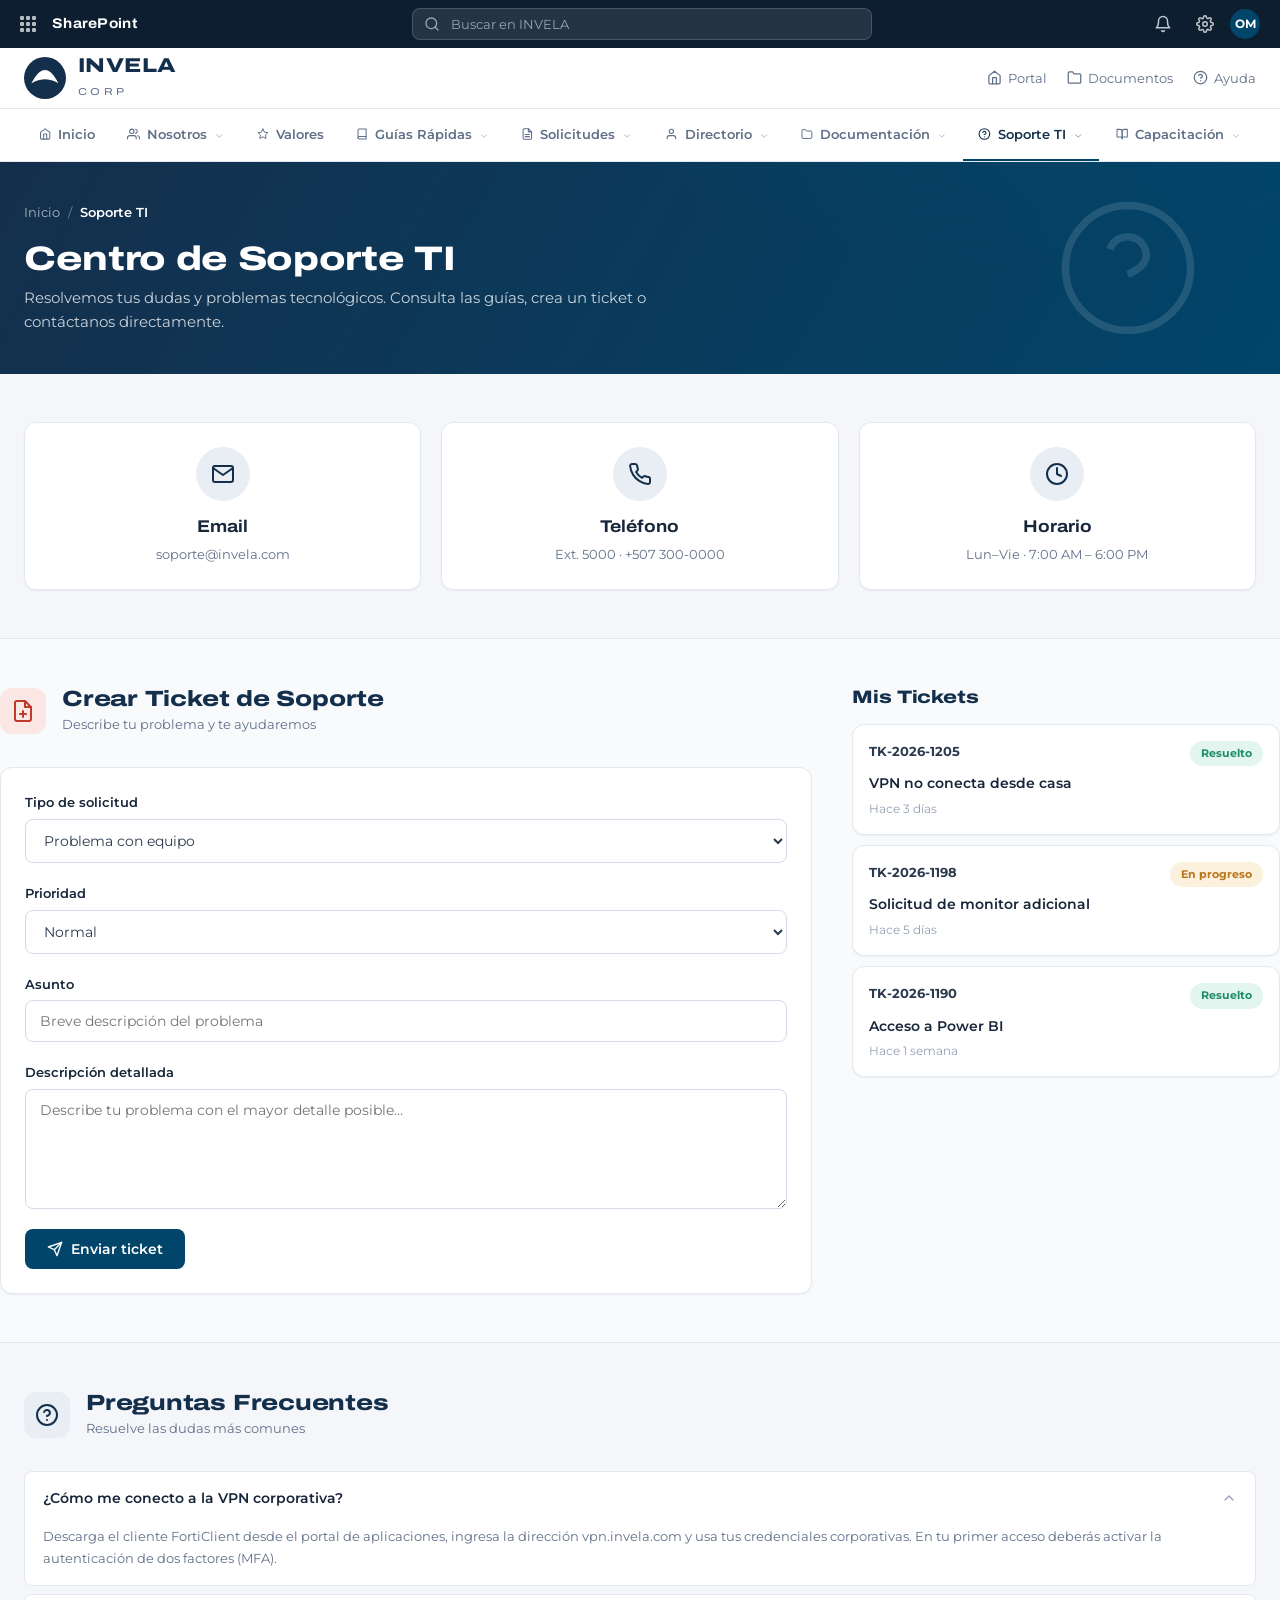
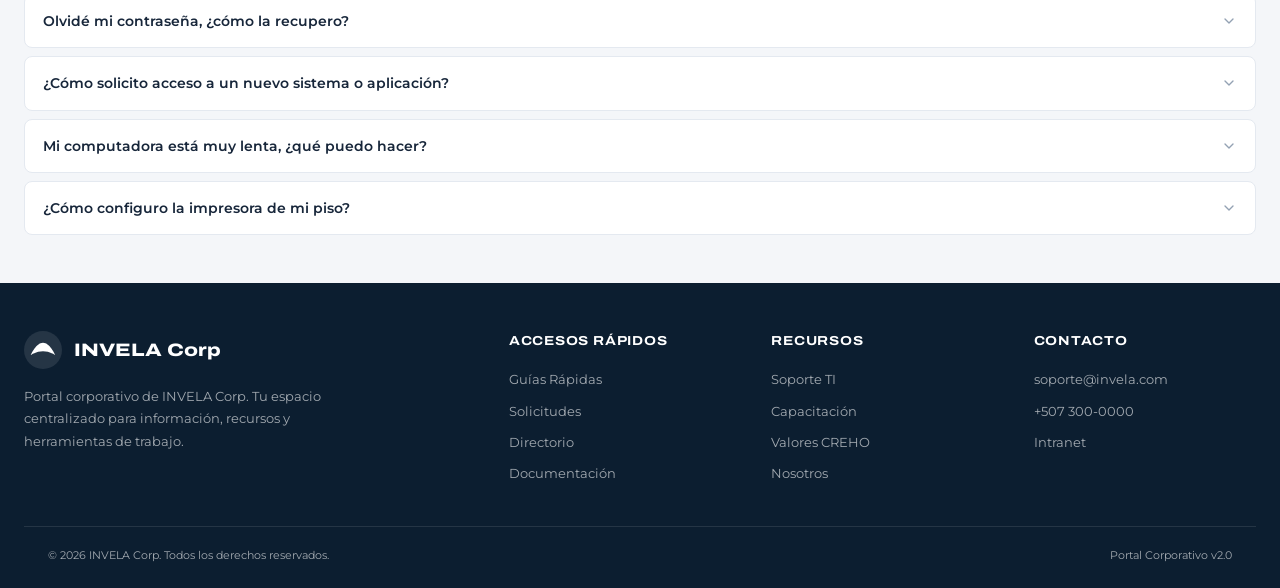
<file: pages/soporte.html>
<!DOCTYPE html>
<html lang="es">
<head>
  <meta charset="UTF-8">
  <meta name="viewport" content="width=device-width, initial-scale=1.0">
  <title>Soporte TI · INVELA Corp</title>
  <link rel="stylesheet" href="../assets/css/tokens.css">
  <link rel="stylesheet" href="../assets/css/base.css">
  <link rel="stylesheet" href="../assets/css/layout.css">
  <link rel="stylesheet" href="../assets/css/components.css">
</head>
<body>
  <div id="app-topbar"></div>
  <div id="app-header"></div>
  <div id="app-nav"></div>

  <section class="phero">
    <div class="phero__icon"><svg viewBox="0 0 24 24" fill="none" stroke="currentColor" stroke-width="1.2"><circle cx="12" cy="12" r="10"/><path d="M9.09 9a3 3 0 0 1 5.83 1c0 2-3 3-3 3"/><line x1="12" y1="17" x2="12.01" y2="17"/></svg></div>
    <div class="phero__in">
      <div class="crumbs"><a href="../index.html">Inicio</a><span>/</span><span class="cur">Soporte TI</span></div>
      <h1 class="phero__title">Centro de Soporte TI</h1>
      <p class="phero__desc">Resolvemos tus dudas y problemas tecnológicos. Consulta las guías, crea un ticket o contáctanos directamente.</p>
    </div>
  </section>

  <!-- Contacto rápido -->
  <section class="section" id="contacto"><div class="wrap">
    <div class="grid grid--3">
      <div class="contact reveal d1"><div class="contact__ico"><svg width="24" height="24" viewBox="0 0 24 24" fill="none" stroke="currentColor" stroke-width="2" stroke-linecap="round" stroke-linejoin="round"><rect x="2" y="4" width="20" height="16" rx="2"/><path d="m22 6-10 7L2 6"/></svg></div><div class="contact__t">Email</div><div class="contact__x">soporte@invela.com</div></div>
      <div class="contact reveal d2"><div class="contact__ico"><svg width="24" height="24" viewBox="0 0 24 24" fill="none" stroke="currentColor" stroke-width="2" stroke-linecap="round" stroke-linejoin="round"><path d="M22 16.92v3a2 2 0 0 1-2.18 2 19.79 19.79 0 0 1-8.63-3.07 19.5 19.5 0 0 1-6-6 19.79 19.79 0 0 1-3.07-8.67A2 2 0 0 1 4.11 2h3a2 2 0 0 1 2 1.72 12.84 12.84 0 0 0 .7 2.81 2 2 0 0 1-.45 2.11L8.09 9.91a16 16 0 0 0 6 6l1.27-1.27a2 2 0 0 1 2.11-.45 12.84 12.84 0 0 0 2.81.7A2 2 0 0 1 22 16.92z"/></svg></div><div class="contact__t">Teléfono</div><div class="contact__x">Ext. 5000 · +507 300-0000</div></div>
      <div class="contact reveal d3"><div class="contact__ico"><svg width="24" height="24" viewBox="0 0 24 24" fill="none" stroke="currentColor" stroke-width="2" stroke-linecap="round" stroke-linejoin="round"><circle cx="12" cy="12" r="10"/><polyline points="12 6 12 12 16 14"/></svg></div><div class="contact__t">Horario</div><div class="contact__x">Lun–Vie · 7:00 AM – 6:00 PM</div></div>
    </div>
  </div></section>

  <!-- Ticket + Mis tickets -->
  <section class="section--alt" id="ticket"><div class="section wrap">
    <div class="split" style="align-items:start;">
      <div>
        <div class="section__head">
          <div class="section__titles">
            <div class="section__badge" style="background:#FBE7E4;color:#C0392B;"><svg width="24" height="24" viewBox="0 0 24 24" fill="none" stroke="currentColor" stroke-width="2" stroke-linecap="round" stroke-linejoin="round"><path d="M14 2H6a2 2 0 0 0-2 2v16a2 2 0 0 0 2 2h12a2 2 0 0 0 2-2V8z"/><polyline points="14 2 14 8 20 8"/><line x1="12" y1="18" x2="12" y2="12"/><line x1="9" y1="15" x2="15" y2="15"/></svg></div>
            <div><h2 class="section__h">Crear Ticket de Soporte</h2><p class="section__d">Describe tu problema y te ayudaremos</p></div>
          </div>
        </div>
        <div class="card" style="padding:var(--sp-6);">
          <form data-demo class="form">
            <div class="field"><label class="field__label">Tipo de solicitud</label>
              <select class="select"><option>Problema con equipo</option><option>Acceso a sistemas</option><option>Software / Aplicaciones</option><option>Red / Conectividad</option><option>Correo electrónico</option><option>Solicitud de equipo nuevo</option><option>Otro</option></select>
            </div>
            <div class="field"><label class="field__label">Prioridad</label>
              <select class="select"><option>Normal</option><option>Alta</option><option>Crítica</option></select>
            </div>
            <div class="field"><label class="field__label">Asunto</label><input class="input" type="text" placeholder="Breve descripción del problema"></div>
            <div class="field"><label class="field__label">Descripción detallada</label><textarea class="textarea" placeholder="Describe tu problema con el mayor detalle posible…"></textarea></div>
            <div style="display:flex;gap:12px;align-items:center;flex-wrap:wrap;">
              <button class="btn btn--primary" type="submit"><svg width="16" height="16" viewBox="0 0 24 24" fill="none" stroke="currentColor" stroke-width="2" stroke-linecap="round" stroke-linejoin="round"><line x1="22" y1="2" x2="11" y2="13"/><polygon points="22 2 15 22 11 13 2 9 22 2"/></svg> Enviar ticket</button>
              <span class="badge badge--ok" data-demo-note hidden>✓ Ticket creado (demo). Nº TK-2026-1206</span>
            </div>
          </form>
        </div>
      </div>

      <aside>
        <div class="section__head" style="margin-bottom:var(--sp-4);">
          <div class="section__titles"><div><h2 class="section__h" style="font-size:18px;">Mis Tickets</h2></div></div>
        </div>
        <div style="display:flex;flex-direction:column;gap:10px;">
          <div class="card" style="padding:var(--sp-4);"><div style="display:flex;justify-content:space-between;margin-bottom:6px;"><strong style="font-size:13px;">TK-2026-1205</strong><span class="badge badge--ok">Resuelto</span></div><div style="font-size:14px;font-weight:600;color:var(--ink);">VPN no conecta desde casa</div><div style="font-size:12px;color:var(--text-mute);margin-top:4px;">Hace 3 días</div></div>
          <div class="card" style="padding:var(--sp-4);"><div style="display:flex;justify-content:space-between;margin-bottom:6px;"><strong style="font-size:13px;">TK-2026-1198</strong><span class="badge badge--warn">En progreso</span></div><div style="font-size:14px;font-weight:600;color:var(--ink);">Solicitud de monitor adicional</div><div style="font-size:12px;color:var(--text-mute);margin-top:4px;">Hace 5 días</div></div>
          <div class="card" style="padding:var(--sp-4);"><div style="display:flex;justify-content:space-between;margin-bottom:6px;"><strong style="font-size:13px;">TK-2026-1190</strong><span class="badge badge--ok">Resuelto</span></div><div style="font-size:14px;font-weight:600;color:var(--ink);">Acceso a Power BI</div><div style="font-size:12px;color:var(--text-mute);margin-top:4px;">Hace 1 semana</div></div>
        </div>
      </aside>
    </div>
  </div></section>

  <!-- FAQ -->
  <section class="section" id="faq"><div class="wrap">
    <div class="section__head">
      <div class="section__titles">
        <div class="section__badge"><svg width="24" height="24" viewBox="0 0 24 24" fill="none" stroke="currentColor" stroke-width="2" stroke-linecap="round" stroke-linejoin="round"><circle cx="12" cy="12" r="10"/><path d="M9.09 9a3 3 0 0 1 5.83 1c0 2-3 3-3 3"/><line x1="12" y1="17" x2="12.01" y2="17"/></svg></div>
        <div><h2 class="section__h">Preguntas Frecuentes</h2><p class="section__d">Resuelve las dudas más comunes</p></div>
      </div>
    </div>
    <div class="faq">
      <div class="faq__item is-open"><div class="faq__q">¿Cómo me conecto a la VPN corporativa?<svg width="16" height="16" viewBox="0 0 24 24" fill="none" stroke="currentColor" stroke-width="2" stroke-linecap="round" stroke-linejoin="round"><polyline points="6 9 12 15 18 9"/></svg></div><div class="faq__a">Descarga el cliente FortiClient desde el portal de aplicaciones, ingresa la dirección vpn.invela.com y usa tus credenciales corporativas. En tu primer acceso deberás activar la autenticación de dos factores (MFA).</div></div>
      <div class="faq__item"><div class="faq__q">Olvidé mi contraseña, ¿cómo la recupero?<svg width="16" height="16" viewBox="0 0 24 24" fill="none" stroke="currentColor" stroke-width="2" stroke-linecap="round" stroke-linejoin="round"><polyline points="6 9 12 15 18 9"/></svg></div><div class="faq__a">Restablece tu contraseña desde portal.invela.com/reset o contacta a Soporte TI al ext. 5000. Necesitarás verificar tu identidad con tu correo alternativo o teléfono registrado.</div></div>
      <div class="faq__item"><div class="faq__q">¿Cómo solicito acceso a un nuevo sistema o aplicación?<svg width="16" height="16" viewBox="0 0 24 24" fill="none" stroke="currentColor" stroke-width="2" stroke-linecap="round" stroke-linejoin="round"><polyline points="6 9 12 15 18 9"/></svg></div><div class="faq__a">Crea un ticket seleccionando “Acceso a sistemas”. Tu solicitud será evaluada por tu supervisor y el equipo de TI. El tiempo estimado de respuesta es de 24–48 horas hábiles.</div></div>
      <div class="faq__item"><div class="faq__q">Mi computadora está muy lenta, ¿qué puedo hacer?<svg width="16" height="16" viewBox="0 0 24 24" fill="none" stroke="currentColor" stroke-width="2" stroke-linecap="round" stroke-linejoin="round"><polyline points="6 9 12 15 18 9"/></svg></div><div class="faq__a">Reinicia tu equipo, cierra las aplicaciones que no uses, limpia archivos temporales y verifica que Windows Update esté al día. Si el problema persiste, crea un ticket y nuestro equipo lo revisará.</div></div>
      <div class="faq__item"><div class="faq__q">¿Cómo configuro la impresora de mi piso?<svg width="16" height="16" viewBox="0 0 24 24" fill="none" stroke="currentColor" stroke-width="2" stroke-linecap="round" stroke-linejoin="round"><polyline points="6 9 12 15 18 9"/></svg></div><div class="faq__a">Las impresoras corporativas se instalan por red. Ve a Configuración &gt; Impresoras &gt; “Agregar impresora”. Si no aparece, crea un ticket con el nombre de la impresora y tu ubicación.</div></div>
    </div>
  </div></section>

  <div id="app-footer"></div>
  <script>window.PAGE = { active: 'soporte', base: '../' };</script>
  <script src="../assets/js/site.config.js"></script>
  <script src="../assets/js/components.js"></script>
  <script src="../assets/js/main.js"></script>
</body>
</html>
</file>
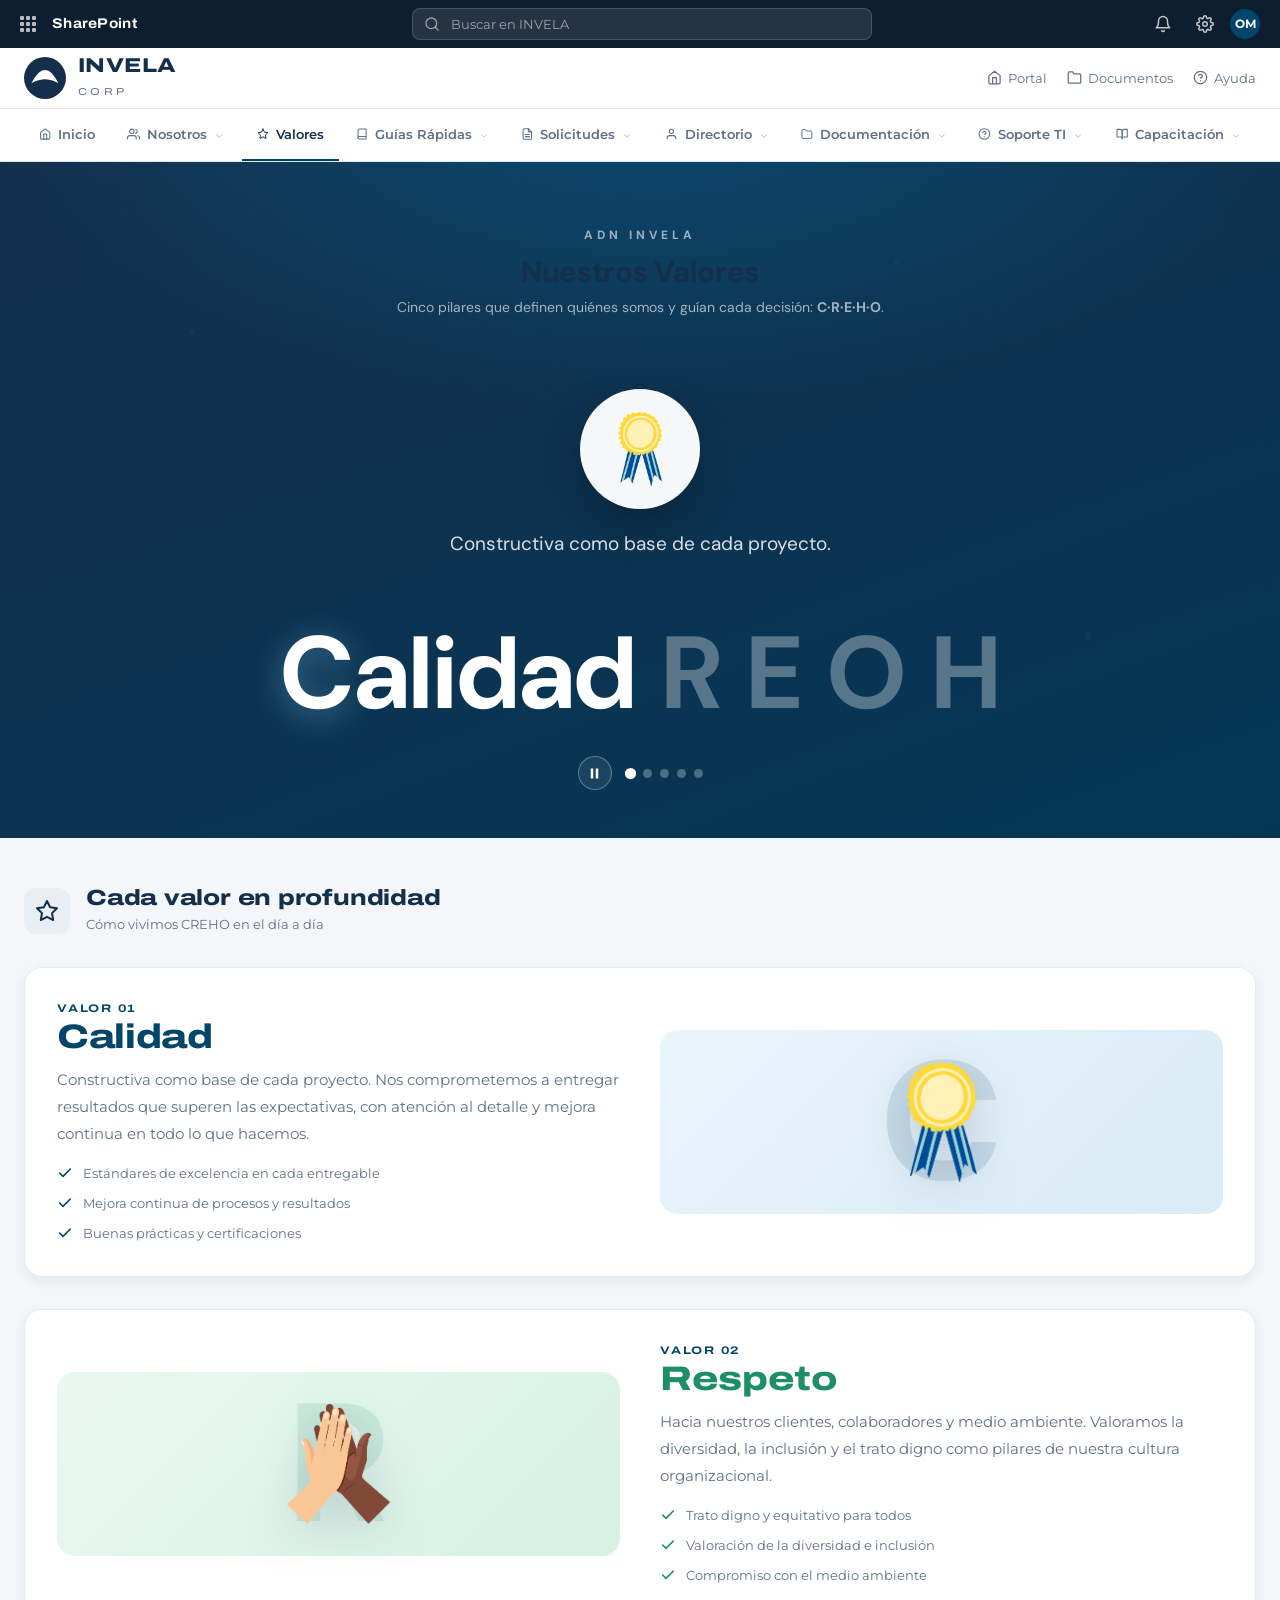
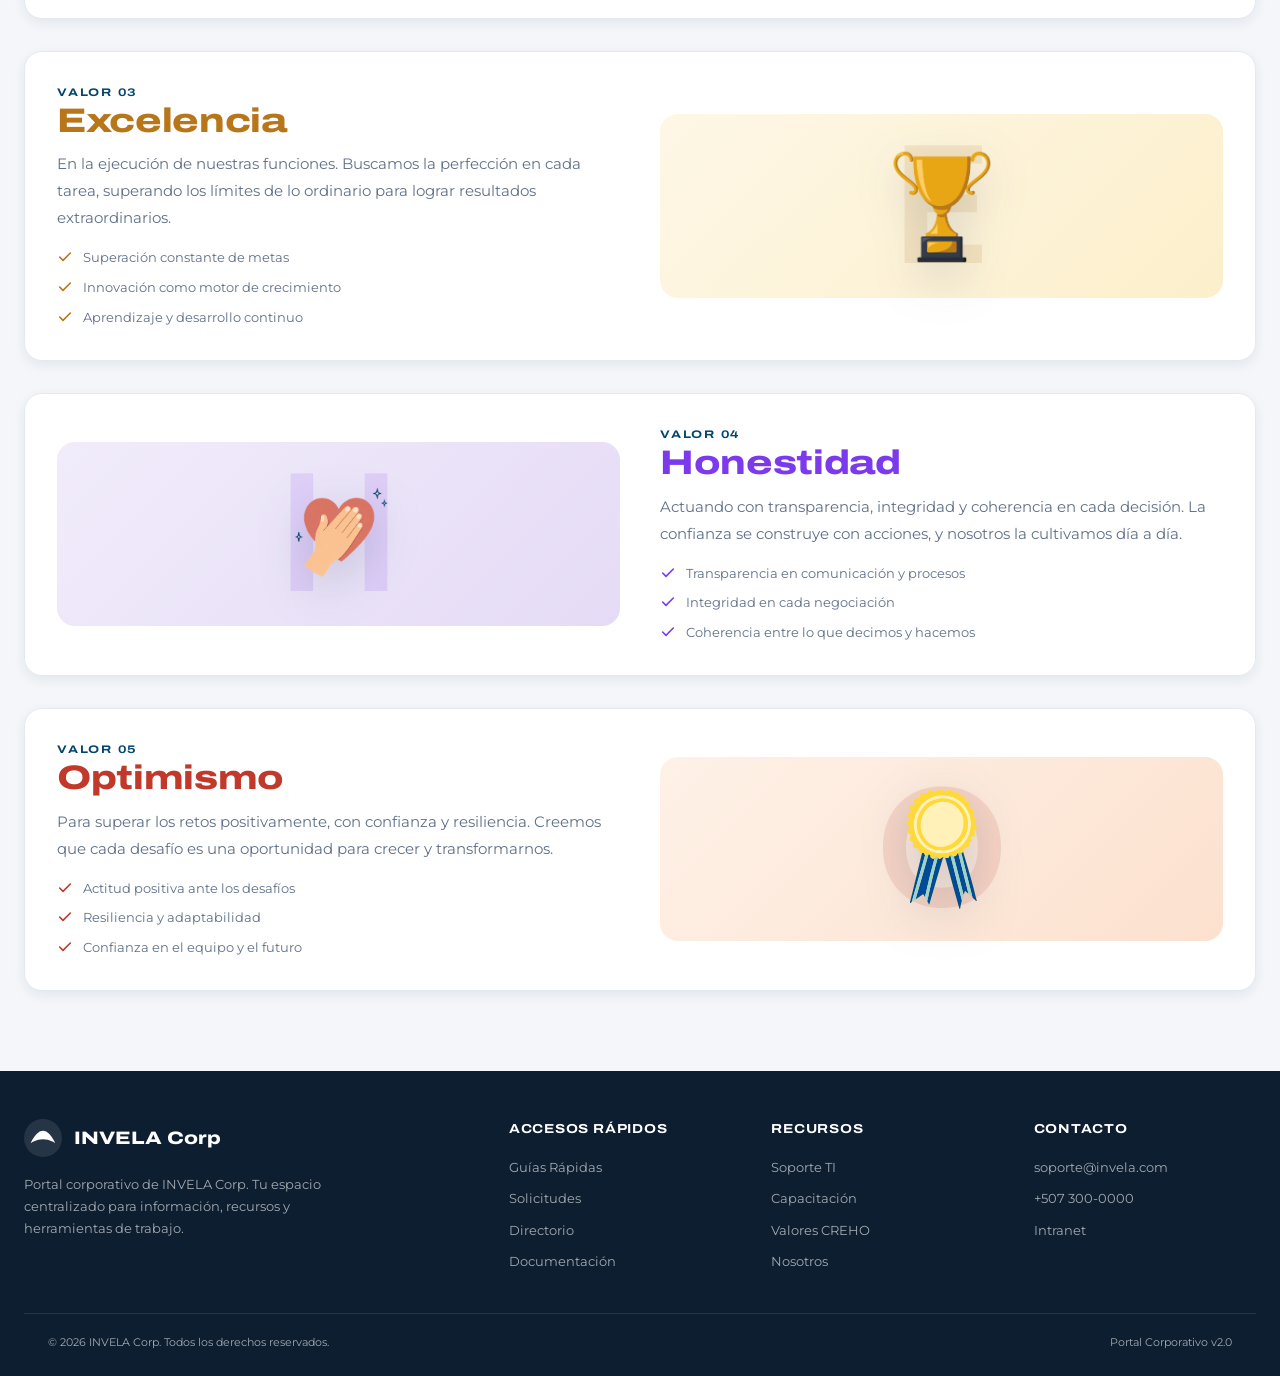
<file: pages/valores.html>
<!DOCTYPE html>
<html lang="es">
<head>
  <meta charset="UTF-8">
  <meta name="viewport" content="width=device-width, initial-scale=1.0">
  <title>Valores CREHO · INVELA Corp</title>
  <link rel="stylesheet" href="../assets/css/tokens.css">
  <link rel="stylesheet" href="../assets/css/base.css">
  <link rel="stylesheet" href="../assets/css/layout.css">
  <link rel="stylesheet" href="../assets/css/components.css">
  <link rel="stylesheet" href="../assets/css/valores.css">
</head>
<body>

  <div id="app-topbar"></div>
  <div id="app-header"></div>
  <div id="app-nav"></div>

  <!-- ===== CREHO — animación (réplica del PPT ADN INVELA) ===== -->
  <section class="creho" data-creho>
    <div class="creho__deco"></div>
    <div class="creho__in">
      <p class="creho__eyebrow">ADN INVELA</p>
      <h1 class="creho__lead">Nuestros Valores</h1>
      <p class="creho__leadx">Cinco pilares que definen quiénes somos y guían cada decisión: <strong>C·R·E·H·O</strong>.</p>

      <!-- Escenario: ícono + palabra + descripción del valor activo -->
      <div class="creho__stage">
        <div class="creho__slide is-active" style="--accent:#7CC0E8;">
          <div class="creho__badge"><img src="../assets/img/valores/calidad.png" alt="Calidad"></div>
          <div class="creho__word2"><span class="hl">C</span>alidad</div>
          <p class="creho__desc">Constructiva como base de cada proyecto.</p>
        </div>
        <div class="creho__slide" style="--accent:#6FD0A6;">
          <div class="creho__badge"><img src="../assets/img/valores/respeto.png" alt="Respeto"></div>
          <div class="creho__word2"><span class="hl">R</span>espeto</div>
          <p class="creho__desc">Hacia nuestros clientes, colaboradores y medio ambiente.</p>
        </div>
        <div class="creho__slide" style="--accent:#F2C14E;">
          <div class="creho__badge"><img src="../assets/img/valores/excelencia.png" alt="Excelencia"></div>
          <div class="creho__word2"><span class="hl">E</span>xcelencia</div>
          <p class="creho__desc">En la ejecución de nuestras funciones.</p>
        </div>
        <div class="creho__slide" style="--accent:#B49CE6;">
          <div class="creho__badge"><img src="../assets/img/valores/honestidad.png" alt="Honestidad"></div>
          <div class="creho__word2"><span class="hl">H</span>onestidad</div>
          <p class="creho__desc">Actuando con transparencia, integridad y coherencia en cada decisión.</p>
        </div>
        <div class="creho__slide" style="--accent:#F2A65A;">
          <div class="creho__badge"><img src="../assets/img/valores/optimismo.svg" alt="Optimismo"></div>
          <div class="creho__word2"><span class="hl">O</span>ptimismo</div>
          <p class="creho__desc">Para superar los retos positivamente, con confianza y resiliencia.</p>
        </div>
      </div>

      <!-- Palabra CREHO: cada letra se expande a su valor -->
      <div class="creho__row">
        <div class="creho__unit is-active"><span class="creho__L">C</span><span class="creho__rest">alidad</span></div>
        <div class="creho__unit"><span class="creho__L">R</span><span class="creho__rest">espeto</span></div>
        <div class="creho__unit"><span class="creho__L">E</span><span class="creho__rest">xcelencia</span></div>
        <div class="creho__unit"><span class="creho__L">O</span><span class="creho__rest">ptimismo</span></div>
        <div class="creho__unit"><span class="creho__L">H</span><span class="creho__rest">onestidad</span></div>

      </div>

      <div class="creho__ctrl">
        <button class="creho__play" aria-label="Pausar/Reproducir"><svg width="15" height="15" viewBox="0 0 24 24" fill="currentColor"><rect x="6" y="4" width="4" height="16"/><rect x="14" y="4" width="4" height="16"/></svg></button>
        <div class="creho__dots">
          <button class="creho__dot is-active" aria-label="Calidad"></button>
          <button class="creho__dot" aria-label="Respeto"></button>
          <button class="creho__dot" aria-label="Excelencia"></button>
          <button class="creho__dot" aria-label="Honestidad"></button>
          <button class="creho__dot" aria-label="Optimismo"></button>
        </div>
      </div>
    </div>
  </section>

  <!-- ===== Detalle de cada valor ===== -->
  <section class="section"><div class="wrap">
    <div class="section__head">
      <div class="section__titles">
        <div class="section__badge"><svg width="24" height="24" viewBox="0 0 24 24" fill="none" stroke="currentColor" stroke-width="2" stroke-linecap="round" stroke-linejoin="round"><polygon points="12 2 15.09 8.26 22 9.27 17 14.14 18.18 21.02 12 17.77 5.82 21.02 7 14.14 2 9.27 8.91 8.26 12 2"/></svg></div>
        <div><h2 class="section__h">Cada valor en profundidad</h2><p class="section__d">Cómo vivimos CREHO en el día a día</p></div>
      </div>
    </div>

    <!-- Calidad -->
    <div class="vdetail reveal" id="calidad">
      <div class="vdetail__media" style="background:linear-gradient(135deg,#EAF4FB,#D9EBF6);">
        <span class="vdetail__ghost" style="color:#01456A;">C</span>
        <img class="vdetail__img" src="../assets/img/valores/calidad.png" alt="Calidad">
      </div>
      <div>
        <div class="eyebrow">Valor 01</div>
        <h3 class="vdetail__k" style="color:#01456A;">Calidad</h3>
        <p class="vdetail__p">Constructiva como base de cada proyecto. Nos comprometemos a entregar resultados que superen las expectativas, con atención al detalle y mejora continua en todo lo que hacemos.</p>
        <div class="vdetail__list">
          <div class="vdetail__li"><svg width="16" height="16" viewBox="0 0 24 24" fill="none" stroke="#01456A" stroke-width="2.4" stroke-linecap="round" stroke-linejoin="round"><polyline points="20 6 9 17 4 12"/></svg> Estándares de excelencia en cada entregable</div>
          <div class="vdetail__li"><svg width="16" height="16" viewBox="0 0 24 24" fill="none" stroke="#01456A" stroke-width="2.4" stroke-linecap="round" stroke-linejoin="round"><polyline points="20 6 9 17 4 12"/></svg> Mejora continua de procesos y resultados</div>
          <div class="vdetail__li"><svg width="16" height="16" viewBox="0 0 24 24" fill="none" stroke="#01456A" stroke-width="2.4" stroke-linecap="round" stroke-linejoin="round"><polyline points="20 6 9 17 4 12"/></svg> Buenas prácticas y certificaciones</div>
        </div>
      </div>
    </div>

    <!-- Respeto -->
    <div class="vdetail reveal" id="respeto">
      <div class="vdetail__media" style="background:linear-gradient(135deg,#E9F8F0,#D6F1E4);">
        <span class="vdetail__ghost" style="color:#1E8E6A;">R</span>
        <img class="vdetail__img" src="../assets/img/valores/respeto.png" alt="Respeto">
      </div>
      <div>
        <div class="eyebrow">Valor 02</div>
        <h3 class="vdetail__k" style="color:#1E8E6A;">Respeto</h3>
        <p class="vdetail__p">Hacia nuestros clientes, colaboradores y medio ambiente. Valoramos la diversidad, la inclusión y el trato digno como pilares de nuestra cultura organizacional.</p>
        <div class="vdetail__list">
          <div class="vdetail__li"><svg width="16" height="16" viewBox="0 0 24 24" fill="none" stroke="#1E8E6A" stroke-width="2.4" stroke-linecap="round" stroke-linejoin="round"><polyline points="20 6 9 17 4 12"/></svg> Trato digno y equitativo para todos</div>
          <div class="vdetail__li"><svg width="16" height="16" viewBox="0 0 24 24" fill="none" stroke="#1E8E6A" stroke-width="2.4" stroke-linecap="round" stroke-linejoin="round"><polyline points="20 6 9 17 4 12"/></svg> Valoración de la diversidad e inclusión</div>
          <div class="vdetail__li"><svg width="16" height="16" viewBox="0 0 24 24" fill="none" stroke="#1E8E6A" stroke-width="2.4" stroke-linecap="round" stroke-linejoin="round"><polyline points="20 6 9 17 4 12"/></svg> Compromiso con el medio ambiente</div>
        </div>
      </div>
    </div>

    <!-- Excelencia -->
    <div class="vdetail reveal" id="excelencia">
      <div class="vdetail__media" style="background:linear-gradient(135deg,#FEF7E6,#FCEFCB);">
        <span class="vdetail__ghost" style="color:#B8761B;">E</span>
        <img class="vdetail__img" src="../assets/img/valores/excelencia.png" alt="Excelencia">
      </div>
      <div>
        <div class="eyebrow">Valor 03</div>
        <h3 class="vdetail__k" style="color:#B8761B;">Excelencia</h3>
        <p class="vdetail__p">En la ejecución de nuestras funciones. Buscamos la perfección en cada tarea, superando los límites de lo ordinario para lograr resultados extraordinarios.</p>
        <div class="vdetail__list">
          <div class="vdetail__li"><svg width="16" height="16" viewBox="0 0 24 24" fill="none" stroke="#B8761B" stroke-width="2.4" stroke-linecap="round" stroke-linejoin="round"><polyline points="20 6 9 17 4 12"/></svg> Superación constante de metas</div>
          <div class="vdetail__li"><svg width="16" height="16" viewBox="0 0 24 24" fill="none" stroke="#B8761B" stroke-width="2.4" stroke-linecap="round" stroke-linejoin="round"><polyline points="20 6 9 17 4 12"/></svg> Innovación como motor de crecimiento</div>
          <div class="vdetail__li"><svg width="16" height="16" viewBox="0 0 24 24" fill="none" stroke="#B8761B" stroke-width="2.4" stroke-linecap="round" stroke-linejoin="round"><polyline points="20 6 9 17 4 12"/></svg> Aprendizaje y desarrollo continuo</div>
        </div>
      </div>
    </div>

    <!-- Honestidad -->
    <div class="vdetail reveal" id="honestidad">
      <div class="vdetail__media" style="background:linear-gradient(135deg,#F1ECFB,#E5DBF6);">
        <span class="vdetail__ghost" style="color:#7C3AED;">H</span>
        <img class="vdetail__img" src="../assets/img/valores/honestidad.png" alt="Honestidad">
      </div>
      <div>
        <div class="eyebrow">Valor 04</div>
        <h3 class="vdetail__k" style="color:#7C3AED;">Honestidad</h3>
        <p class="vdetail__p">Actuando con transparencia, integridad y coherencia en cada decisión. La confianza se construye con acciones, y nosotros la cultivamos día a día.</p>
        <div class="vdetail__list">
          <div class="vdetail__li"><svg width="16" height="16" viewBox="0 0 24 24" fill="none" stroke="#7C3AED" stroke-width="2.4" stroke-linecap="round" stroke-linejoin="round"><polyline points="20 6 9 17 4 12"/></svg> Transparencia en comunicación y procesos</div>
          <div class="vdetail__li"><svg width="16" height="16" viewBox="0 0 24 24" fill="none" stroke="#7C3AED" stroke-width="2.4" stroke-linecap="round" stroke-linejoin="round"><polyline points="20 6 9 17 4 12"/></svg> Integridad en cada negociación</div>
          <div class="vdetail__li"><svg width="16" height="16" viewBox="0 0 24 24" fill="none" stroke="#7C3AED" stroke-width="2.4" stroke-linecap="round" stroke-linejoin="round"><polyline points="20 6 9 17 4 12"/></svg> Coherencia entre lo que decimos y hacemos</div>
        </div>
      </div>
    </div>

    <!-- Optimismo -->
    <div class="vdetail reveal" id="optimismo">
      <div class="vdetail__media" style="background:linear-gradient(135deg,#FEF1E7,#FCE1CE);">
        <span class="vdetail__ghost" style="color:#C0392B;">O</span>
        <img class="vdetail__img" src="../assets/img/valores/optimismo.svg" alt="Optimismo">
      </div>
      <div>
        <div class="eyebrow">Valor 05</div>
        <h3 class="vdetail__k" style="color:#C0392B;">Optimismo</h3>
        <p class="vdetail__p">Para superar los retos positivamente, con confianza y resiliencia. Creemos que cada desafío es una oportunidad para crecer y transformarnos.</p>
        <div class="vdetail__list">
          <div class="vdetail__li"><svg width="16" height="16" viewBox="0 0 24 24" fill="none" stroke="#C0392B" stroke-width="2.4" stroke-linecap="round" stroke-linejoin="round"><polyline points="20 6 9 17 4 12"/></svg> Actitud positiva ante los desafíos</div>
          <div class="vdetail__li"><svg width="16" height="16" viewBox="0 0 24 24" fill="none" stroke="#C0392B" stroke-width="2.4" stroke-linecap="round" stroke-linejoin="round"><polyline points="20 6 9 17 4 12"/></svg> Resiliencia y adaptabilidad</div>
          <div class="vdetail__li"><svg width="16" height="16" viewBox="0 0 24 24" fill="none" stroke="#C0392B" stroke-width="2.4" stroke-linecap="round" stroke-linejoin="round"><polyline points="20 6 9 17 4 12"/></svg> Confianza en el equipo y el futuro</div>
        </div>
      </div>
    </div>
  </div></section>

  <div id="app-footer"></div>

  <script>window.PAGE = { active: 'valores', base: '../' };</script>
  <script src="../assets/js/site.config.js"></script>
  <script src="../assets/js/components.js"></script>
  <script src="../assets/js/main.js"></script>
</body>
</html>
</file>
<file: assets/css/tokens.css>
/* ============================================================
   INVELA Corp - Design Tokens
   Fuente de verdad del sistema visual (Manual de Marca 2027)
   ============================================================ */
:root {
  /* ---- Marca: Color ---- */
  --azul-espacio: #142F4C;   /* Primario  - RGB 20,47,76   */
  --azul-secundario: #01456A;/* Secundario- RGB 1,69,106   */
  --azul-profundo: #043756;  /* Apoyo (PPT valores)        */
  --blanco: #FFFFFF;

  /* ---- Derivados de marca ---- */
  --primary: var(--azul-espacio);
  --primary-2: var(--azul-secundario);
  --primary-ink: #0C1E30;         /* aún más oscuro para fondos */
  --primary-soft: #E8EEF4;        /* tinte muy claro del navy   */
  --primary-050: #F4F7FA;

  /* ---- Neutros ---- */
  --bg: #F4F6F9;
  --surface: #FFFFFF;
  --surface-2: #F8FAFC;
  --ink: #17263A;
  --text: #2B3A4E;
  --text-soft: #607089;
  --text-mute: #93A1B3;
  --border: #E4E9F0;
  --border-strong: #D3DBE6;

  /* ---- Acentos funcionales (badges/estados) ---- */
  --ok: #1E8E6A;      --ok-bg: #E2F5EE;
  --warn: #B8761B;    --warn-bg: #FCF1DD;
  --info: var(--azul-secundario); --info-bg: #E1EDF5;
  --danger: #C0392B;  --danger-bg: #FBE7E4;

  /* ---- Tipografía ---- */
  --font-title: 'Archivo', 'Segoe UI', system-ui, sans-serif;   /* extendida (Condor Exd Bold) */
  --font-body: 'Montserrat', 'Segoe UI', system-ui, sans-serif; /* secundaria */
  --font-creho: 'DM Sans', 'Montserrat', system-ui, sans-serif; /* valores (PPT) */

  --title-stretch: 125%;     /* expandido */

  /* ---- Escala tipográfica ---- */
  --fs-hero: clamp(28px, 4vw, 44px);
  --fs-h1: clamp(24px, 3vw, 34px);
  --fs-h2: 22px;
  --fs-h3: 17px;
  --fs-body: 14px;
  --fs-sm: 13px;
  --fs-xs: 11px;

  /* ---- Espaciado ---- */
  --sp-1: 4px;  --sp-2: 8px;  --sp-3: 12px; --sp-4: 16px;
  --sp-5: 20px; --sp-6: 24px; --sp-8: 32px; --sp-10: 40px;
  --sp-12: 48px; --sp-16: 64px;

  /* ---- Radios ---- */
  --r-sm: 8px; --r-md: 12px; --r-lg: 18px; --r-xl: 26px; --r-pill: 999px;

  /* ---- Sombras ---- */
  --sh-sm: 0 1px 2px rgba(20,47,76,.06);
  --sh-md: 0 4px 12px rgba(20,47,76,.08);
  --sh-lg: 0 12px 28px rgba(20,47,76,.12);
  --sh-xl: 0 24px 48px rgba(20,47,76,.16);

  /* ---- Layout ---- */
  --maxw: 1360px;
  --nav-h: 52px;
  --topbar-h: 48px;
  --transition: .25s cubic-bezier(.4,0,.2,1);
}
</file>
<file: assets/css/base.css>
/* ============================================================
   INVELA Corp - Base / Reset / Tipografía
   ============================================================ */
@import url('https://fonts.googleapis.com/css2?family=Archivo:wght@400;500;600;700;800;900&family=Montserrat:wght@300;400;500;600;700;800&family=DM+Sans:wght@400;500;700&display=swap');

* { margin: 0; padding: 0; box-sizing: border-box; }
[hidden] { display: none !important; }

html { scroll-behavior: smooth; scroll-padding-top: calc(var(--topbar-h) + var(--nav-h) + 8px); }

body {
  font-family: var(--font-body);
  font-size: var(--fs-body);
  color: var(--text);
  background: var(--bg);
  line-height: 1.6;
  -webkit-font-smoothing: antialiased;
  text-rendering: optimizeLegibility;
}

h1, h2, h3, h4, .u-title {
  font-family: var(--font-title);
  font-stretch: var(--title-stretch);
  color: var(--primary);
  line-height: 1.15;
  letter-spacing: -.01em;
  font-weight: 800;
}

a { color: var(--primary-2); text-decoration: none; }
img, svg { max-width: 100%; display: block; }
button { font-family: inherit; cursor: pointer; }
ul { list-style: none; }

/* ---- utilidades ---- */
.wrap { max-width: var(--maxw); margin: 0 auto; padding: 0 var(--sp-6); }
.eyebrow {
  font-family: var(--font-title);
  font-stretch: var(--title-stretch);
  font-weight: 700;
  font-size: var(--fs-xs);
  letter-spacing: .16em;
  text-transform: uppercase;
  color: var(--primary-2);
}
.text-soft { color: var(--text-soft); }
.hidden { display: none !important; }

/* ---- scrollbars discretas ---- */
*::-webkit-scrollbar { height: 8px; width: 8px; }
*::-webkit-scrollbar-thumb { background: var(--border-strong); border-radius: 999px; }
*::-webkit-scrollbar-track { background: transparent; }

/* ---- animación de entrada ---- */
@keyframes fadeUp { from { opacity: 0; transform: translateY(18px); } to { opacity: 1; transform: translateY(0); } }
.reveal { opacity: 0; }
.reveal.is-in { animation: fadeUp .6s ease forwards; }
.reveal.d1 { animation-delay: .08s; }
.reveal.d2 { animation-delay: .16s; }
.reveal.d3 { animation-delay: .24s; }
.reveal.d4 { animation-delay: .32s; }
.reveal.d5 { animation-delay: .40s; }
.reveal.d6 { animation-delay: .48s; }

@media (prefers-reduced-motion: reduce) {
  * { animation: none !important; transition: none !important; scroll-behavior: auto; }
  .reveal { opacity: 1; }
}
</file>
<file: assets/css/layout.css>
/* ============================================================
   INVELA Corp - Layout: topbar, header, nav, hero, secciones, footer
   ============================================================ */

/* ---------- SharePoint Topbar ---------- */
.spbar {
  height: var(--topbar-h);
  background: var(--primary-ink);
  display: flex; align-items: center; gap: var(--sp-4);
  padding: 0 var(--sp-5);
  position: sticky; top: 0; z-index: 1000;
}
.spbar__left { display: flex; align-items: center; gap: var(--sp-4); }
.spbar__waffle { display: grid; grid-template-columns: repeat(3,1fr); gap: 2px; opacity: .7; cursor: pointer; }
.spbar__waffle span { width: 4px; height: 4px; background: #fff; border-radius: 1px; }
.spbar__brand { color: #fff; font-family: var(--font-title); font-stretch: 110%; font-weight: 700; font-size: 14px; letter-spacing: .02em; }
.spbar__search { flex: 1; max-width: 460px; margin: 0 auto; position: relative; }
.spbar__search input {
  width: 100%; padding: 7px 14px 7px 38px; font-size: 13px; color: #fff;
  background: rgba(255,255,255,.10); border: 1px solid rgba(255,255,255,.16);
  border-radius: var(--r-sm); outline: none; font-family: inherit;
}
.spbar__search input::placeholder { color: rgba(255,255,255,.55); }
.spbar__search svg { position: absolute; left: 12px; top: 50%; transform: translateY(-50%); color: rgba(255,255,255,.55); }
.spbar__right { display: flex; align-items: center; gap: var(--sp-2); }
.spbar__ico { width: 34px; height: 34px; display: flex; align-items: center; justify-content: center; border-radius: 50%; color: rgba(255,255,255,.75); transition: var(--transition); }
.spbar__ico:hover { background: rgba(255,255,255,.10); color: #fff; }
.spbar__avatar { width: 30px; height: 30px; border-radius: 50%; background: var(--azul-secundario); color: #fff; display: flex; align-items: center; justify-content: center; font-weight: 700; font-size: 12px; }

/* ---------- Header de sitio ---------- */
.site-head { background: var(--surface); border-bottom: 1px solid var(--border); }
.site-head__in { display: flex; align-items: center; justify-content: space-between; height: 60px; }
.brand { display: flex; align-items: center; gap: var(--sp-3); }
.brand__mark { width: 42px; height: 42px; flex-shrink: 0; }
.brand__name { font-family: var(--font-title); font-stretch: var(--title-stretch); font-weight: 800; font-size: 20px; color: var(--primary); line-height: 1; letter-spacing: .02em; }
.brand__sub { font-family: var(--font-title); font-stretch: 120%; font-size: 10px; letter-spacing: .34em; color: var(--text-soft); text-transform: uppercase; }
.site-head__meta { display: flex; align-items: center; gap: var(--sp-5); font-size: var(--fs-sm); color: var(--text-soft); }
.site-head__meta a { color: var(--text-soft); display: inline-flex; align-items: center; gap: 6px; }
.site-head__meta a:hover { color: var(--primary); }

/* ---------- Navegación principal + submenús ---------- */
.mainnav { background: var(--surface); border-bottom: 1px solid var(--border); position: sticky; top: var(--topbar-h); z-index: 950; }
.mainnav__in { display: flex; align-items: stretch; gap: 2px; overflow: visible; }
.navitem { position: relative; }
.navitem__link {
  display: flex; align-items: center; gap: 7px; height: var(--nav-h);
  padding: 0 15px; color: var(--text-soft); font-size: var(--fs-sm); font-weight: 600;
  white-space: nowrap; border-bottom: 2px solid transparent; transition: var(--transition);
}
.navitem__link svg { width: 16px; height: 16px; }
.navitem__caret { width: 13px; height: 13px; opacity: .55; transition: var(--transition); }
.navitem:hover > .navitem__link { color: var(--primary); background: var(--primary-050); }
.navitem:hover .navitem__caret { transform: rotate(180deg); }
.navitem--active > .navitem__link { color: var(--primary); border-bottom-color: var(--azul-secundario); }

.submenu {
  position: absolute; top: 100%; left: 0; min-width: 236px;
  background: var(--surface); border: 1px solid var(--border);
  border-radius: 0 0 var(--r-md) var(--r-md); box-shadow: var(--sh-lg);
  padding: 6px; opacity: 0; visibility: hidden; transform: translateY(6px);
  transition: var(--transition); z-index: 960;
}
.navitem:hover .submenu, .submenu:hover { opacity: 1; visibility: visible; transform: translateY(0); }
.submenu__link { display: flex; align-items: center; gap: 10px; padding: 9px 12px; border-radius: var(--r-sm); font-size: var(--fs-sm); color: var(--text); transition: var(--transition); }
.submenu__link:hover { background: var(--primary-050); color: var(--primary); }
.submenu__link .dot { width: 6px; height: 6px; border-radius: 50%; background: var(--azul-secundario); flex-shrink: 0; opacity: .5; }
.submenu__link:hover .dot { opacity: 1; }

/* nav responsive: botón hamburguesa */
.nav-toggle { display: none; align-items: center; gap: 8px; height: var(--nav-h); padding: 0 12px; color: var(--primary); font-weight: 700; font-size: 13px; background: none; border: none; }

/* ---------- Hero principal ---------- */
.hero { position: relative; overflow: hidden; background:
    radial-gradient(1200px 400px at 78% -20%, rgba(1,69,106,.55), transparent 60%),
    linear-gradient(135deg, var(--azul-espacio) 0%, var(--azul-secundario) 100%);
  padding: var(--sp-16) var(--sp-6) var(--sp-12);
}
.hero__grid {
  position: absolute; inset: 0; opacity: .35;
  background-image: linear-gradient(rgba(255,255,255,.05) 1px, transparent 1px),
                    linear-gradient(90deg, rgba(255,255,255,.05) 1px, transparent 1px);
  background-size: 46px 46px;
  -webkit-mask-image: radial-gradient(circle at 50% 30%, #000, transparent 75%);
          mask-image: radial-gradient(circle at 50% 30%, #000, transparent 75%);
}
.hero__in { position: relative; z-index: 1; max-width: 760px; margin: 0 auto; text-align: center; }
.hero__mark { width: 84px; height: 84px; margin: 0 auto var(--sp-4); }
.hero__title { color: #fff; font-size: var(--fs-hero); margin-bottom: var(--sp-2); }
.hero__sub { color: rgba(255,255,255,.8); font-size: 14px; letter-spacing: .14em; text-transform: uppercase; margin-bottom: var(--sp-8); font-weight: 500; }
.hero__search { display: flex; align-items: center; background: #fff; border-radius: var(--r-pill); box-shadow: var(--sh-xl); padding: 5px 5px 5px 6px; }
.hero__search select { border: none; background: var(--primary-050); border-radius: var(--r-pill); padding: 9px 12px; font-size: 12px; color: var(--text-soft); outline: none; font-family: inherit; }
.hero__search input { flex: 1; border: none; outline: none; padding: 0 14px; font-size: 14px; font-family: inherit; background: transparent; }
.hero__search button { width: 40px; height: 40px; border-radius: 50%; border: none; background: var(--azul-secundario); color: #fff; display: flex; align-items: center; justify-content: center; transition: var(--transition); }
.hero__search button:hover { background: var(--azul-espacio); }

/* ---------- Page hero (subpáginas) ---------- */
.phero { position: relative; overflow: hidden; padding: var(--sp-10) var(--sp-6);
  background: radial-gradient(900px 300px at 88% -30%, rgba(1,69,106,.6), transparent 60%),
              linear-gradient(120deg, var(--azul-espacio), var(--azul-secundario)); }
.phero__in { position: relative; z-index: 1; max-width: var(--maxw); margin: 0 auto; }
.crumbs { display: flex; align-items: center; gap: 8px; font-size: var(--fs-sm); margin-bottom: var(--sp-4); }
.crumbs a { color: rgba(255,255,255,.65); }
.crumbs a:hover { color: #fff; }
.crumbs span { color: rgba(255,255,255,.4); }
.crumbs .cur { color: #fff; font-weight: 600; }
.phero__title { color: #fff; font-size: var(--fs-h1); margin-bottom: var(--sp-2); }
.phero__desc { color: rgba(255,255,255,.78); font-size: 15px; max-width: 640px; }
.phero__icon { position: absolute; right: 6%; top: 50%; transform: translateY(-50%); opacity: .12; }
.phero__icon svg { width: 150px; height: 150px; color: #fff; }

/* ---------- Secciones ---------- */
.section { padding: var(--sp-12) 0; }
.section--alt { background: var(--surface-2); border-block: 1px solid var(--border); }
.section__head { display: flex; align-items: flex-end; justify-content: space-between; gap: var(--sp-4); margin-bottom: var(--sp-8); flex-wrap: wrap; }
.section__titles { display: flex; align-items: center; gap: var(--sp-4); }
.section__badge { width: 46px; height: 46px; border-radius: var(--r-md); display: flex; align-items: center; justify-content: center; background: var(--primary-soft); color: var(--primary); flex-shrink: 0; }
.section__h { font-size: var(--fs-h2); }
.section__d { font-size: var(--fs-sm); color: var(--text-soft); margin-top: 2px; }
.section__more { display: inline-flex; align-items: center; gap: 6px; font-weight: 600; font-size: var(--fs-sm); color: var(--azul-secundario); transition: var(--transition); }
.section__more:hover { gap: 10px; }

.split { display: grid; grid-template-columns: 1.9fr 1fr; gap: var(--sp-10); }

/* ---------- Footer ---------- */
.foot { background: var(--primary-ink); color: rgba(255,255,255,.62); padding: var(--sp-12) var(--sp-6) var(--sp-6); }
.foot__in { max-width: var(--maxw); margin: 0 auto; display: grid; grid-template-columns: 2fr 1fr 1fr 1fr; gap: var(--sp-10); }
.foot__brand { display: flex; align-items: center; gap: 12px; margin-bottom: var(--sp-4); }
.foot__brand svg { width: 38px; height: 38px; }
.foot__brand b { color: #fff; font-family: var(--font-title); font-stretch: var(--title-stretch); font-size: 18px; font-weight: 800; }
.foot__text { font-size: var(--fs-sm); line-height: 1.7; max-width: 320px; }
.foot__h { color: #fff; font-family: var(--font-title); font-stretch: 115%; font-size: 13px; font-weight: 700; letter-spacing: .06em; text-transform: uppercase; margin-bottom: var(--sp-4); }
.foot__links li { margin-bottom: 9px; }
.foot__links a { color: rgba(255,255,255,.62); font-size: var(--fs-sm); transition: var(--transition); }
.foot__links a:hover { color: #fff; padding-left: 3px; }
.foot__bottom { max-width: var(--maxw); margin: var(--sp-8) auto 0; padding-top: var(--sp-5); border-top: 1px solid rgba(255,255,255,.1); display: flex; justify-content: space-between; gap: 12px; font-size: var(--fs-xs); flex-wrap: wrap; }

/* ---------- Responsive ---------- */
@media (max-width: 1024px) {
  .split { grid-template-columns: 1fr; }
  .foot__in { grid-template-columns: 1fr 1fr; }
}
@media (max-width: 860px) {
  .mainnav__in { flex-wrap: nowrap; overflow-x: auto; }
  .site-head__meta { display: none; }
}
@media (max-width: 640px) {
  .spbar__search { display: none; }
  .foot__in { grid-template-columns: 1fr; gap: var(--sp-6); }
  .hero__search select { display: none; }
}
</file>
<file: assets/css/components.css>
/* ============================================================
   INVELA Corp - Componentes reutilizables
   ============================================================ */

/* ---------- Accesos rápidos ---------- */
.qa { margin-top: calc(var(--sp-10) * -1); position: relative; z-index: 5; }
.qa__grid { display: grid; grid-template-columns: repeat(6, 1fr); gap: var(--sp-4); }
.qa__item {
  background: var(--surface); border: 1px solid var(--border); border-radius: var(--r-lg);
  padding: var(--sp-6) var(--sp-4); text-align: center; box-shadow: var(--sh-md);
  transition: var(--transition); color: inherit;
}
.qa__item:hover { transform: translateY(-4px); box-shadow: var(--sh-lg); border-color: var(--azul-secundario); }
.qa__ico { width: 54px; height: 54px; border-radius: var(--r-md); display: flex; align-items: center; justify-content: center; margin: 0 auto var(--sp-3); transition: var(--transition); }
.qa__item:hover .qa__ico { transform: scale(1.08); }
.qa__label { font-size: var(--fs-sm); font-weight: 600; color: var(--ink); }

/* ---------- Cards ---------- */
.grid { display: grid; gap: var(--sp-5); }
.grid--2 { grid-template-columns: repeat(2,1fr); }
.grid--3 { grid-template-columns: repeat(3,1fr); }
.grid--4 { grid-template-columns: repeat(4,1fr); }
.grid--5 { grid-template-columns: repeat(5,1fr); }

.card { background: var(--surface); border: 1px solid var(--border); border-radius: var(--r-md); padding: var(--sp-6); box-shadow: var(--sh-sm); transition: var(--transition); color: inherit; display: block; }
.card:hover { box-shadow: var(--sh-md); transform: translateY(-2px); border-color: var(--border-strong); }
.card__ico { width: 48px; height: 48px; border-radius: var(--r-md); display: flex; align-items: center; justify-content: center; margin-bottom: var(--sp-4); }
.card__title { font-family: var(--font-title); font-stretch: 112%; font-size: var(--fs-h3); font-weight: 700; color: var(--ink); margin-bottom: var(--sp-2); }
.card__text { font-size: var(--fs-sm); color: var(--text-soft); }
.card__foot { display: flex; align-items: center; gap: 10px; margin-top: var(--sp-4); padding-top: var(--sp-4); border-top: 1px solid var(--border); font-size: var(--fs-xs); color: var(--text-mute); }
.card--tone { border-top: 3px solid var(--tone, var(--azul-secundario)); }

/* ---------- Lista con iconos (guías rápidas) ---------- */
.ilist { display: flex; flex-direction: column; gap: 10px; }
.ilist__item {
  display: flex; align-items: center; gap: var(--sp-5); padding: var(--sp-5);
  background: var(--surface); border: 1px solid var(--border); border-radius: var(--r-md);
  transition: var(--transition); color: inherit;
}
.ilist__item:hover { border-color: var(--azul-secundario); box-shadow: var(--sh-md); transform: translateX(3px); }
.ilist__ico { width: 50px; height: 50px; border-radius: var(--r-md); flex-shrink: 0; display: flex; align-items: center; justify-content: center; }
.ilist__body { flex: 1; min-width: 0; }
.ilist__title { font-size: 15px; font-weight: 600; color: var(--ink); margin-bottom: 2px; }
.ilist__desc { font-size: var(--fs-sm); color: var(--text-soft); }
.ilist__meta { display: flex; align-items: center; gap: 12px; flex-shrink: 0; }
.ilist__num { font-family: var(--font-title); font-stretch: 120%; font-weight: 800; font-size: 15px; color: var(--primary-soft); width: 34px; text-align: center; }
.ilist__arrow { color: var(--text-mute); transition: var(--transition); }
.ilist__item:hover .ilist__arrow { color: var(--azul-secundario); transform: translateX(3px); }

/* ---------- Documentos ---------- */
.docs { display: flex; flex-direction: column; gap: 8px; }
.doc { display: flex; align-items: center; gap: var(--sp-4); padding: 13px var(--sp-4); background: var(--surface); border: 1px solid var(--border); border-radius: var(--r-sm); transition: var(--transition); color: inherit; }
.doc:hover { border-color: var(--azul-secundario); box-shadow: var(--sh-sm); }
.doc__ico { width: 40px; height: 40px; border-radius: var(--r-sm); display: flex; align-items: center; justify-content: center; flex-shrink: 0; }
.doc__ico--pdf { background: #FBE7E4; color: #C0392B; }
.doc__ico--word { background: #E1EDF5; color: #1F5FA8; }
.doc__ico--excel { background: #E2F5EE; color: #1E7A52; }
.doc__ico--ppt { background: #FCEDE3; color: #C4551E; }
.doc__body { flex: 1; min-width: 0; }
.doc__type { font-size: var(--fs-xs); color: var(--text-mute); text-transform: uppercase; letter-spacing: .06em; }
.doc__name { font-size: var(--fs-body); font-weight: 600; color: var(--ink); }
.doc__meta { display: flex; align-items: center; gap: var(--sp-4); font-size: var(--fs-xs); color: var(--text-mute); flex-shrink: 0; }
.doc__dl { display: inline-flex; align-items: center; gap: 6px; padding: 6px 12px; border-radius: var(--r-pill); background: var(--primary-050); color: var(--azul-secundario); font-size: var(--fs-xs); font-weight: 600; transition: var(--transition); }
.doc:hover .doc__dl { background: var(--azul-secundario); color: #fff; }

/* ---------- Tabs ---------- */
.tabs { display: flex; gap: 4px; border-bottom: 2px solid var(--border); margin-bottom: var(--sp-6); overflow-x: auto; }
.tab { padding: 10px 18px; border: none; background: none; font-size: var(--fs-sm); font-weight: 600; color: var(--text-soft); border-bottom: 2px solid transparent; margin-bottom: -2px; white-space: nowrap; transition: var(--transition); }
.tab:hover { color: var(--primary); }
.tab.is-active { color: var(--azul-secundario); border-bottom-color: var(--azul-secundario); }

/* ---------- Badges ---------- */
.badge { display: inline-flex; align-items: center; gap: 5px; padding: 4px 11px; border-radius: var(--r-pill); font-size: var(--fs-xs); font-weight: 700; }
.badge--ok { background: var(--ok-bg); color: var(--ok); }
.badge--warn { background: var(--warn-bg); color: var(--warn); }
.badge--info { background: var(--info-bg); color: var(--info); }
.badge--danger { background: var(--danger-bg); color: var(--danger); }
.badge--soft { background: var(--primary-soft); color: var(--primary); }

/* ---------- Search bar (subpáginas) ---------- */
.searchbar { display: flex; gap: 10px; margin-bottom: var(--sp-6); flex-wrap: wrap; }
.searchbar__field { flex: 1; min-width: 220px; position: relative; }
.searchbar__field svg { position: absolute; left: 13px; top: 50%; transform: translateY(-50%); color: var(--text-mute); }
.searchbar__field input { width: 100%; padding: 11px 14px 11px 40px; border: 1px solid var(--border); border-radius: var(--r-sm); font-size: var(--fs-sm); font-family: inherit; outline: none; background: var(--surface); transition: var(--transition); }
.searchbar__field input:focus { border-color: var(--azul-secundario); box-shadow: 0 0 0 3px rgba(1,69,106,.1); }
.searchbar__btn { display: inline-flex; align-items: center; gap: 7px; padding: 11px 16px; border: 1px solid var(--border); border-radius: var(--r-sm); background: var(--surface); font-size: var(--fs-sm); color: var(--text-soft); font-weight: 500; transition: var(--transition); }
.searchbar__btn:hover { border-color: var(--azul-secundario); color: var(--primary); }

/* ---------- Personas ---------- */
.people { display: grid; grid-template-columns: repeat(auto-fill, minmax(196px,1fr)); gap: var(--sp-4); }
.person { background: var(--surface); border: 1px solid var(--border); border-radius: var(--r-md); padding: var(--sp-5); text-align: center; box-shadow: var(--sh-sm); transition: var(--transition); }
.person:hover { box-shadow: var(--sh-md); transform: translateY(-2px); }
.person__av { width: 64px; height: 64px; border-radius: 50%; margin: 0 auto var(--sp-3); display: flex; align-items: center; justify-content: center; color: #fff; font-family: var(--font-title); font-stretch: 110%; font-weight: 700; font-size: 22px; }
.person__name { font-size: var(--fs-body); font-weight: 700; color: var(--ink); }
.person__role { font-size: var(--fs-sm); color: var(--text-soft); margin-top: 2px; }
.person__tag { display: inline-block; margin-top: 10px; padding: 3px 11px; border-radius: var(--r-pill); background: var(--primary-soft); color: var(--primary); font-size: var(--fs-xs); font-weight: 600; }
.person--row { display: flex; align-items: center; gap: 14px; text-align: left; }
.person--row .person__av { margin: 0; width: 48px; height: 48px; font-size: 16px; }

/* ---------- Eventos ---------- */
.event { display: flex; gap: 14px; padding: 14px 0; border-bottom: 1px solid var(--border); }
.event:last-child { border-bottom: none; }
.event__date { width: 50px; height: 54px; border-radius: var(--r-sm); background: var(--primary); color: #fff; text-align: center; padding: 7px 4px; flex-shrink: 0; }
.event__m { font-size: 10px; text-transform: uppercase; font-weight: 700; opacity: .85; letter-spacing: .05em; }
.event__d { font-family: var(--font-title); font-stretch: 115%; font-size: 20px; font-weight: 800; line-height: 1; }
.event__t { font-size: var(--fs-body); font-weight: 600; color: var(--ink); }
.event__x { font-size: var(--fs-sm); color: var(--text-soft); }

/* ---------- Tabla ---------- */
.table-wrap { overflow-x: auto; border-radius: var(--r-md); border: 1px solid var(--border); box-shadow: var(--sh-sm); }
.table { width: 100%; border-collapse: collapse; background: var(--surface); min-width: 620px; }
.table th { background: var(--surface-2); padding: 12px 16px; text-align: left; font-size: var(--fs-xs); font-weight: 700; color: var(--text-soft); text-transform: uppercase; letter-spacing: .05em; }
.table td { padding: 13px 16px; border-top: 1px solid var(--border); font-size: var(--fs-sm); color: var(--text); }
.table tbody tr:hover td, .table tr:hover td { background: var(--primary-050); }

/* ---------- Stats ---------- */
.stats { display: grid; grid-template-columns: repeat(3,1fr); gap: var(--sp-5); }
.stat { background: var(--surface); border: 1px solid var(--border); border-radius: var(--r-md); padding: var(--sp-6); text-align: center; box-shadow: var(--sh-sm); }
.stat__n { font-family: var(--font-title); font-stretch: var(--title-stretch); font-size: 38px; font-weight: 800; color: var(--azul-secundario); line-height: 1; }
.stat__l { font-size: var(--fs-sm); color: var(--text-soft); font-weight: 500; margin-top: 6px; }

/* ---------- Timeline ---------- */
.timeline { position: relative; padding-left: 38px; }
.timeline::before { content: ''; position: absolute; left: 15px; top: 4px; bottom: 4px; width: 2px; background: var(--border-strong); }
.tl { position: relative; padding-bottom: var(--sp-8); }
.tl:last-child { padding-bottom: 0; }
.tl__dot { position: absolute; left: -30px; top: 3px; width: 14px; height: 14px; border-radius: 50%; background: var(--azul-secundario); border: 3px solid var(--surface); box-shadow: 0 0 0 1px var(--border-strong); }
.tl__year { font-family: var(--font-title); font-stretch: 118%; font-weight: 800; font-size: 15px; color: var(--azul-secundario); margin-bottom: 3px; }
.tl__text { font-size: var(--fs-sm); color: var(--text-soft); }

/* ---------- FAQ ---------- */
.faq { display: flex; flex-direction: column; gap: 8px; }
.faq__item { background: var(--surface); border: 1px solid var(--border); border-radius: var(--r-sm); overflow: hidden; }
.faq__q { padding: 15px 18px; display: flex; align-items: center; justify-content: space-between; gap: 12px; font-size: var(--fs-body); font-weight: 600; color: var(--ink); transition: var(--transition); }
.faq__q:hover { background: var(--primary-050); }
.faq__q svg { color: var(--text-mute); transition: var(--transition); flex-shrink: 0; }
.faq__item.is-open .faq__q svg { transform: rotate(180deg); }
.faq__a { padding: 0 18px; max-height: 0; overflow: hidden; font-size: var(--fs-sm); color: var(--text-soft); line-height: 1.7; transition: max-height .3s ease, padding .3s ease; }
.faq__item.is-open .faq__a { padding: 0 18px 16px; max-height: 340px; }

/* ---------- Formularios ---------- */
.form { display: grid; gap: var(--sp-5); }
.form--2 { grid-template-columns: 1fr 1fr; }
.field { display: flex; flex-direction: column; gap: 6px; }
.field--full { grid-column: 1 / -1; }
.field__label { font-size: var(--fs-sm); font-weight: 600; color: var(--ink); }
.field__label .req { color: var(--danger); }
.field__hint { font-size: var(--fs-xs); color: var(--text-mute); }
.input, .select, .textarea {
  width: 100%; padding: 11px 14px; border: 1px solid var(--border-strong); border-radius: var(--r-sm);
  font-size: var(--fs-body); font-family: inherit; color: var(--text); background: var(--surface); outline: none; transition: var(--transition);
}
.input:focus, .select:focus, .textarea:focus { border-color: var(--azul-secundario); box-shadow: 0 0 0 3px rgba(1,69,106,.1); }
.textarea { min-height: 120px; resize: vertical; }
.upload { border: 1.5px dashed var(--border-strong); border-radius: var(--r-md); padding: var(--sp-6); text-align: center; color: var(--text-soft); font-size: var(--fs-sm); transition: var(--transition); cursor: pointer; }
.upload:hover { border-color: var(--azul-secundario); background: var(--primary-050); color: var(--primary); }

.btn { display: inline-flex; align-items: center; gap: 8px; padding: 11px 22px; border-radius: var(--r-sm); font-size: var(--fs-body); font-weight: 600; border: none; transition: var(--transition); }
.btn--primary { background: var(--azul-secundario); color: #fff; }
.btn--primary:hover { background: var(--azul-espacio); }
.btn--ghost { background: var(--surface); color: var(--azul-secundario); border: 1px solid var(--border-strong); }
.btn--ghost:hover { border-color: var(--azul-secundario); background: var(--primary-050); }

/* ---------- Info / contacto ---------- */
.contact { background: var(--surface); border: 1px solid var(--border); border-radius: var(--r-md); padding: var(--sp-6); text-align: center; box-shadow: var(--sh-sm); }
.contact__ico { width: 54px; height: 54px; border-radius: 50%; background: var(--primary-soft); color: var(--primary); display: flex; align-items: center; justify-content: center; margin: 0 auto var(--sp-3); }
.contact__t { font-family: var(--font-title); font-stretch: 112%; font-size: var(--fs-h3); font-weight: 700; color: var(--ink); }
.contact__x { font-size: var(--fs-sm); color: var(--text-soft); margin-top: 4px; }

/* ---------- Course cards ---------- */
.course { background: var(--surface); border: 1px solid var(--border); border-radius: var(--r-md); overflow: hidden; box-shadow: var(--sh-sm); transition: var(--transition); }
.course:hover { box-shadow: var(--sh-md); transform: translateY(-2px); }
.course__banner { height: 116px; display: flex; align-items: center; justify-content: center; }
.course__body { padding: var(--sp-5); }
.course__cat { font-size: var(--fs-xs); font-weight: 700; text-transform: uppercase; letter-spacing: .06em; margin-bottom: 6px; }
.course__t { font-family: var(--font-title); font-stretch: 110%; font-size: var(--fs-h3); font-weight: 700; color: var(--ink); margin-bottom: 6px; }
.course__x { font-size: var(--fs-sm); color: var(--text-soft); margin-bottom: var(--sp-4); }
.course__foot { display: flex; align-items: center; justify-content: space-between; }
.course__dur { display: inline-flex; align-items: center; gap: 5px; font-size: var(--fs-xs); color: var(--text-mute); }

/* ---------- MVP cards (misión/visión/propósito) ---------- */
.pillars { display: grid; grid-template-columns: repeat(3,1fr); gap: var(--sp-5); }

/* ---------- Responsive components ---------- */
@media (max-width: 1024px) {
  .qa__grid { grid-template-columns: repeat(3,1fr); }
  .grid--4 { grid-template-columns: repeat(2,1fr); }
  .grid--5 { grid-template-columns: repeat(3,1fr); }
  .grid--3, .pillars { grid-template-columns: 1fr; }
  .stats { grid-template-columns: repeat(3,1fr); }
}
@media (max-width: 640px) {
  .qa__grid { grid-template-columns: repeat(2,1fr); }
  .grid--2, .grid--3, .grid--4, .grid--5 { grid-template-columns: 1fr; }
  .form--2 { grid-template-columns: 1fr; }
  .stats { grid-template-columns: 1fr; }
  .ilist__desc { display: none; }
}
</file>
<file: assets/css/valores.css>
/* ============================================================
   INVELA Corp - Sección VALORES (CREHO)
   Recreación fiel del PPT "ADN INVELA": fondo navy, DM Sans,
   letras que se expanden a la palabra + ícono plano + descripción.
   ============================================================ */

.creho {
  background:
    radial-gradient(1100px 520px at 50% -10%, #0a4a70 0%, transparent 60%),
    linear-gradient(160deg, #142F4C 0%, #043756 100%);
  color: #fff;
  font-family: var(--font-creho);
  padding: var(--sp-16) var(--sp-6) var(--sp-12);
  position: relative;
  overflow: hidden;
}
.creho__deco { position: absolute; inset: 0; pointer-events: none; opacity: .5;
  background-image: radial-gradient(circle at 15% 25%, rgba(255,255,255,.06) 0 2px, transparent 3px),
                    radial-gradient(circle at 85% 70%, rgba(255,255,255,.05) 0 3px, transparent 4px),
                    radial-gradient(circle at 70% 15%, rgba(255,255,255,.05) 0 2px, transparent 3px); }
.creho__in { position: relative; z-index: 1; max-width: 1080px; margin: 0 auto; text-align: center; }

.creho__eyebrow { font-family: var(--font-creho); font-weight: 700; letter-spacing: .34em; text-transform: uppercase; font-size: 12px; color: rgba(255,255,255,.6); margin-bottom: 10px; }
.creho__lead { font-family: var(--font-creho); font-weight: 700; font-size: clamp(22px, 3vw, 30px); margin-bottom: 6px; }
.creho__leadx { color: rgba(255,255,255,.62); font-size: 14px; max-width: 560px; margin: 0 auto var(--sp-10); }

/* --------- Escenario del valor activo (ícono + descripción) --------- */
.creho__stage { min-height: 232px; display: flex; flex-direction: column; align-items: center; justify-content: center; margin-bottom: var(--sp-8); }
.creho__slide { display: none; flex-direction: column; align-items: center; }
.creho__slide.is-active { display: flex; animation: crehoIn .6s ease; }
@keyframes crehoIn { from { opacity: 0; transform: translateY(14px) scale(.98); } to { opacity: 1; transform: none; } }

.creho__badge { width: 120px; height: 120px; border-radius: 50%; background: rgba(255,255,255,.96); display: flex; align-items: center; justify-content: center; box-shadow: 0 18px 40px rgba(0,0,0,.28); margin-bottom: var(--sp-5); }
.creho__badge img { width: 74px; height: 74px; object-fit: contain; }
/* La palabra grande vive en la fila que se expande (desktop). En móvil se muestra aquí. */
.creho__word2 { display: none; font-family: var(--font-creho); font-weight: 700; font-size: clamp(30px, 7vw, 42px); line-height: 1; margin-bottom: 12px; color: #fff; }
.creho__word2 .hl { color: var(--accent, #7CC0E8); }
.creho__desc { font-family: var(--font-creho); font-weight: 400; font-size: clamp(15px, 1.9vw, 19px); color: rgba(255,255,255,.85); max-width: 620px; line-height: 1.6; }

/* --------- Palabra CREHO con letras que se expanden --------- */
.creho__row { display: flex; justify-content: center; align-items: baseline; gap: clamp(8px, 2vw, 26px); flex-wrap: wrap; }
.creho__unit { display: flex; align-items: baseline; cursor: pointer; user-select: none; }
.creho__L {
  font-family: var(--font-creho); font-weight: 700; line-height: 1;
  font-size: clamp(46px, 8vw, 104px);
  color: rgba(255,255,255,.32);
  transition: color .4s ease, text-shadow .4s ease;
}
.creho__rest {
  font-family: var(--font-creho); font-weight: 700; line-height: 1;
  font-size: clamp(46px, 8vw, 104px);
  color: #fff;
  max-width: 0; overflow: hidden; opacity: 0; white-space: nowrap;
  transition: max-width .5s cubic-bezier(.7,0,.2,1), opacity .2s ease;
}
.creho__unit.is-active .creho__L { color: #fff; text-shadow: 0 6px 30px rgba(124,192,232,.5); }
.creho__unit.is-active .creho__rest { max-width: 640px; opacity: 1; }
.creho__unit:not(.is-active):hover .creho__L { color: rgba(255,255,255,.7); }

/* --------- Controles (progreso + play/pausa) --------- */
.creho__ctrl { display: flex; align-items: center; justify-content: center; gap: 14px; margin-top: var(--sp-8); }
.creho__dots { display: flex; gap: 8px; }
.creho__dot { width: 9px; height: 9px; border-radius: 50%; background: rgba(255,255,255,.28); border: none; padding: 0; transition: var(--transition); }
.creho__dot.is-active { background: #fff; transform: scale(1.25); }
.creho__play { width: 34px; height: 34px; border-radius: 50%; border: 1px solid rgba(255,255,255,.3); background: rgba(255,255,255,.08); color: #fff; display: flex; align-items: center; justify-content: center; transition: var(--transition); }
.creho__play:hover { background: rgba(255,255,255,.18); }

/* --------- Detalle de valores (tarjetas alternas) --------- */
.vdetail { display: grid; grid-template-columns: 1fr 1fr; gap: var(--sp-10); align-items: center; padding: var(--sp-8); border-radius: var(--r-lg); background: var(--surface); box-shadow: var(--sh-md); border: 1px solid var(--border); margin-bottom: var(--sp-8); }
.vdetail:nth-child(even) .vdetail__media { order: 2; }
.vdetail__media { display: flex; align-items: center; justify-content: center; padding: var(--sp-8); border-radius: var(--r-lg); position: relative; }
.vdetail__ghost { position: absolute; font-family: var(--font-creho); font-weight: 700; font-size: clamp(90px, 14vw, 168px); opacity: .12; line-height: 1; }
.vdetail__img { width: 120px; height: 120px; object-fit: contain; position: relative; z-index: 1; filter: drop-shadow(0 14px 24px rgba(20,47,76,.18)); }
.vdetail__k { font-family: var(--font-title); font-stretch: var(--title-stretch); font-weight: 800; font-size: clamp(26px, 3vw, 34px); margin-bottom: 10px; }
.vdetail__p { font-size: 15px; color: var(--text-soft); line-height: 1.8; margin-bottom: var(--sp-4); }
.vdetail__list { display: flex; flex-direction: column; gap: 9px; }
.vdetail__li { display: flex; align-items: flex-start; gap: 10px; font-size: var(--fs-sm); color: var(--text-soft); }
.vdetail__li svg { flex-shrink: 0; margin-top: 2px; }

@media (max-width: 768px) {
  .vdetail { grid-template-columns: 1fr; padding: var(--sp-6); gap: var(--sp-5); }
  .vdetail:nth-child(even) .vdetail__media { order: 0; }
  .creho__rest { display: none; }            /* en móvil, la palabra completa va en el escenario */
  .creho__slide.is-active .creho__word2 { display: block; }
  .creho__row { gap: 12px; }
  .creho__L { color: rgba(255,255,255,.5); }
  .creho__unit.is-active .creho__L { color: #fff; }
}
</file>
